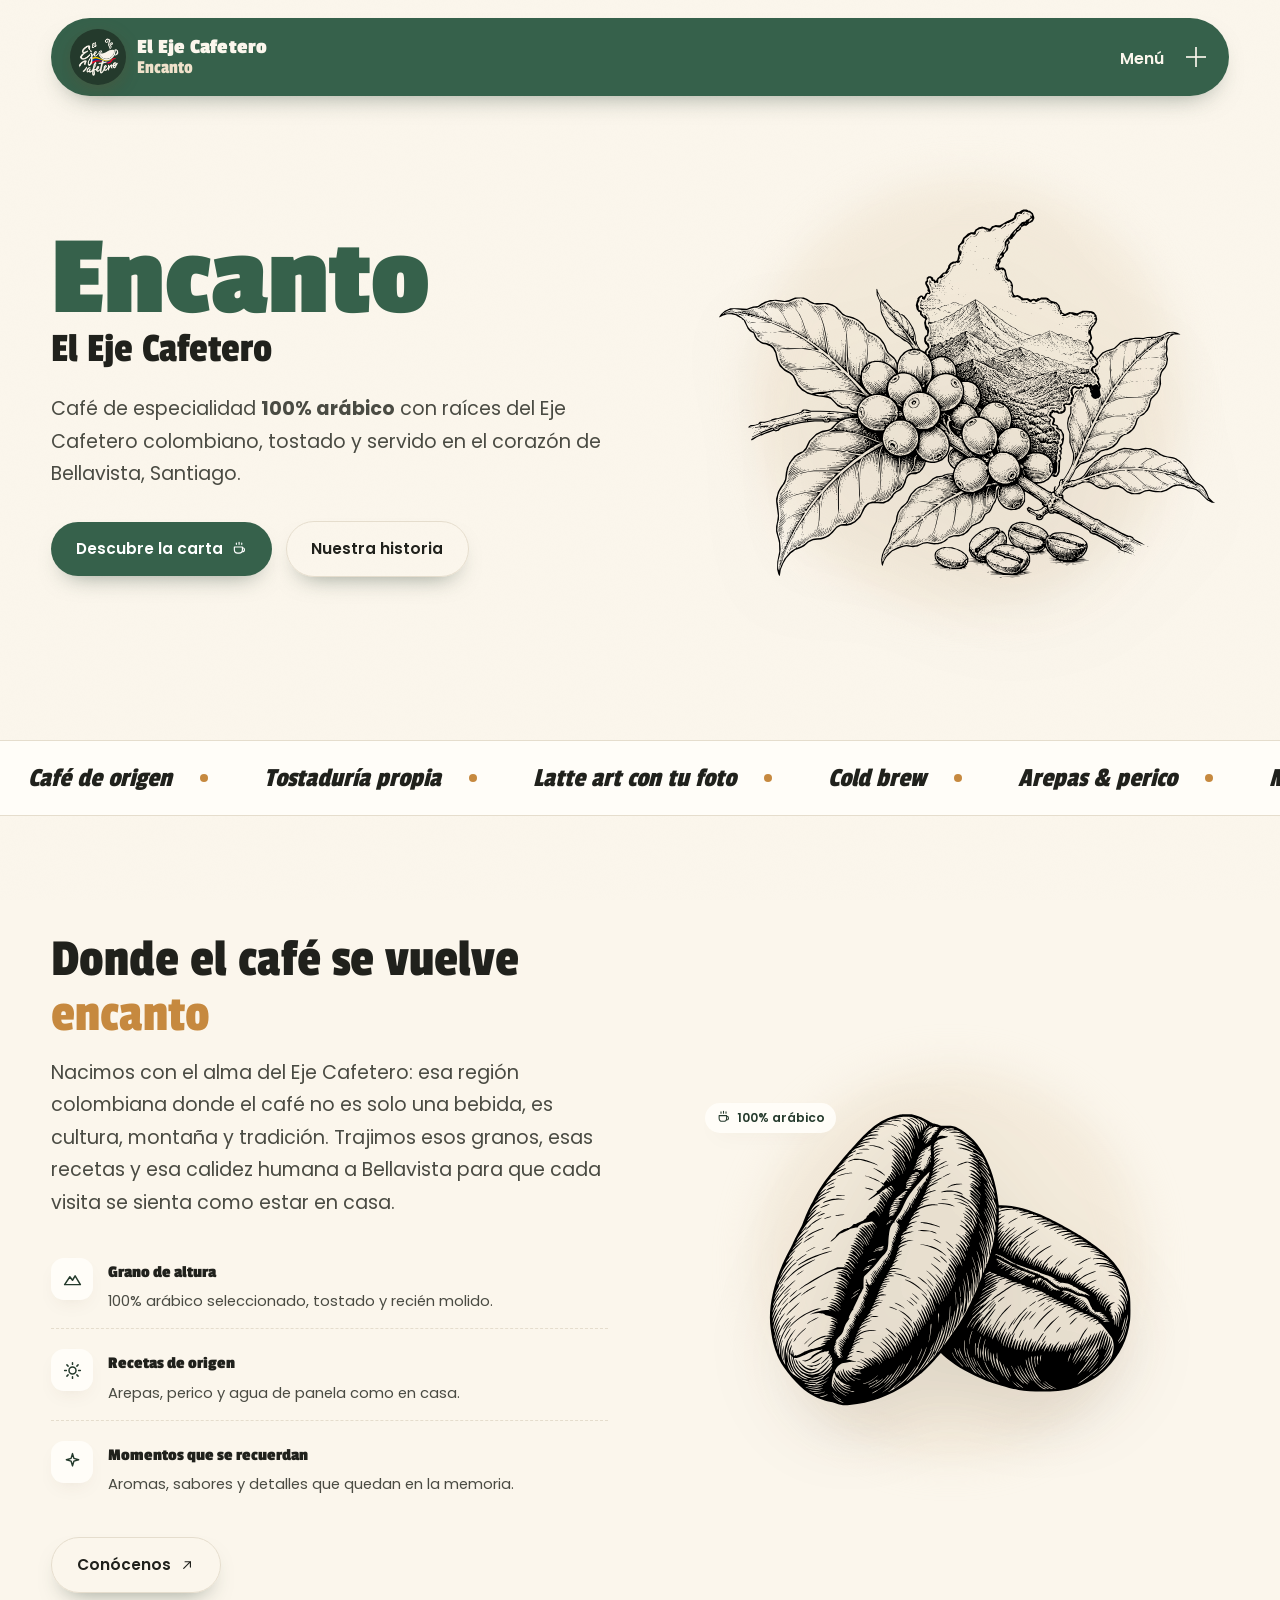
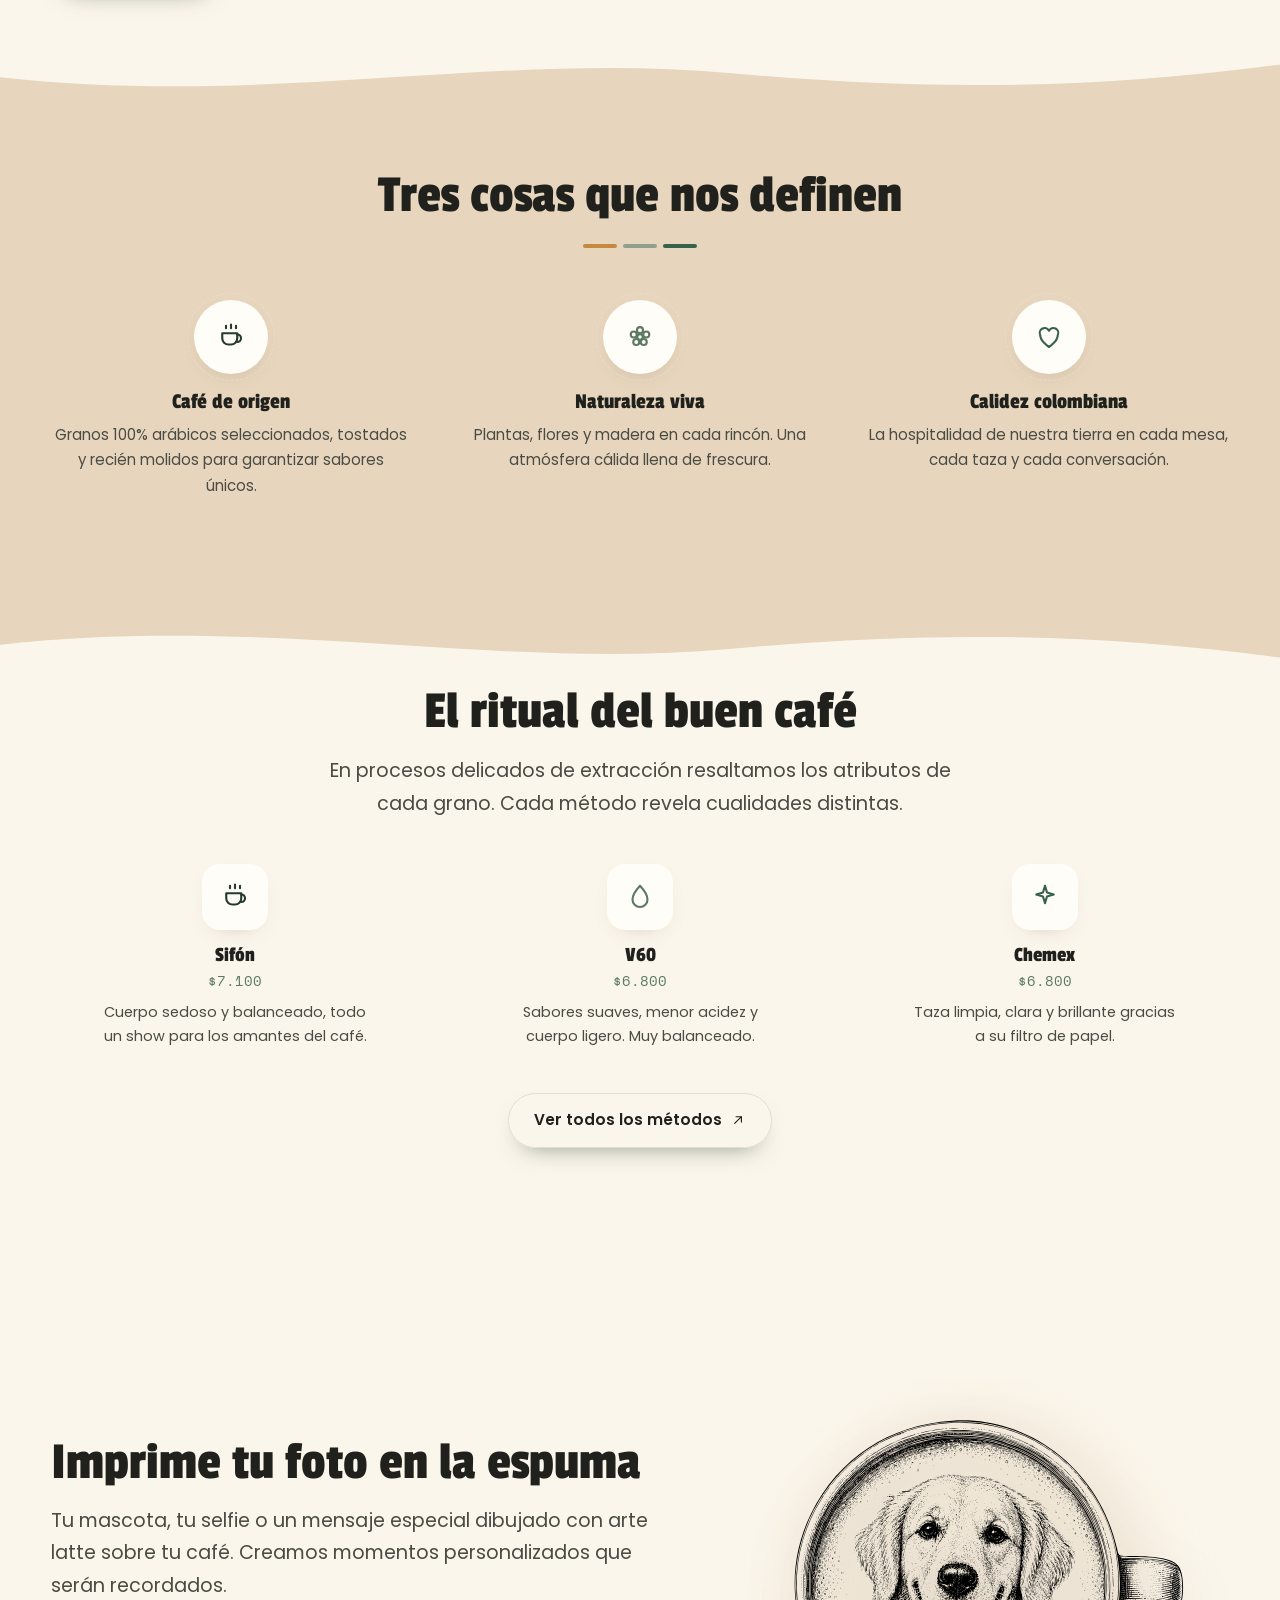
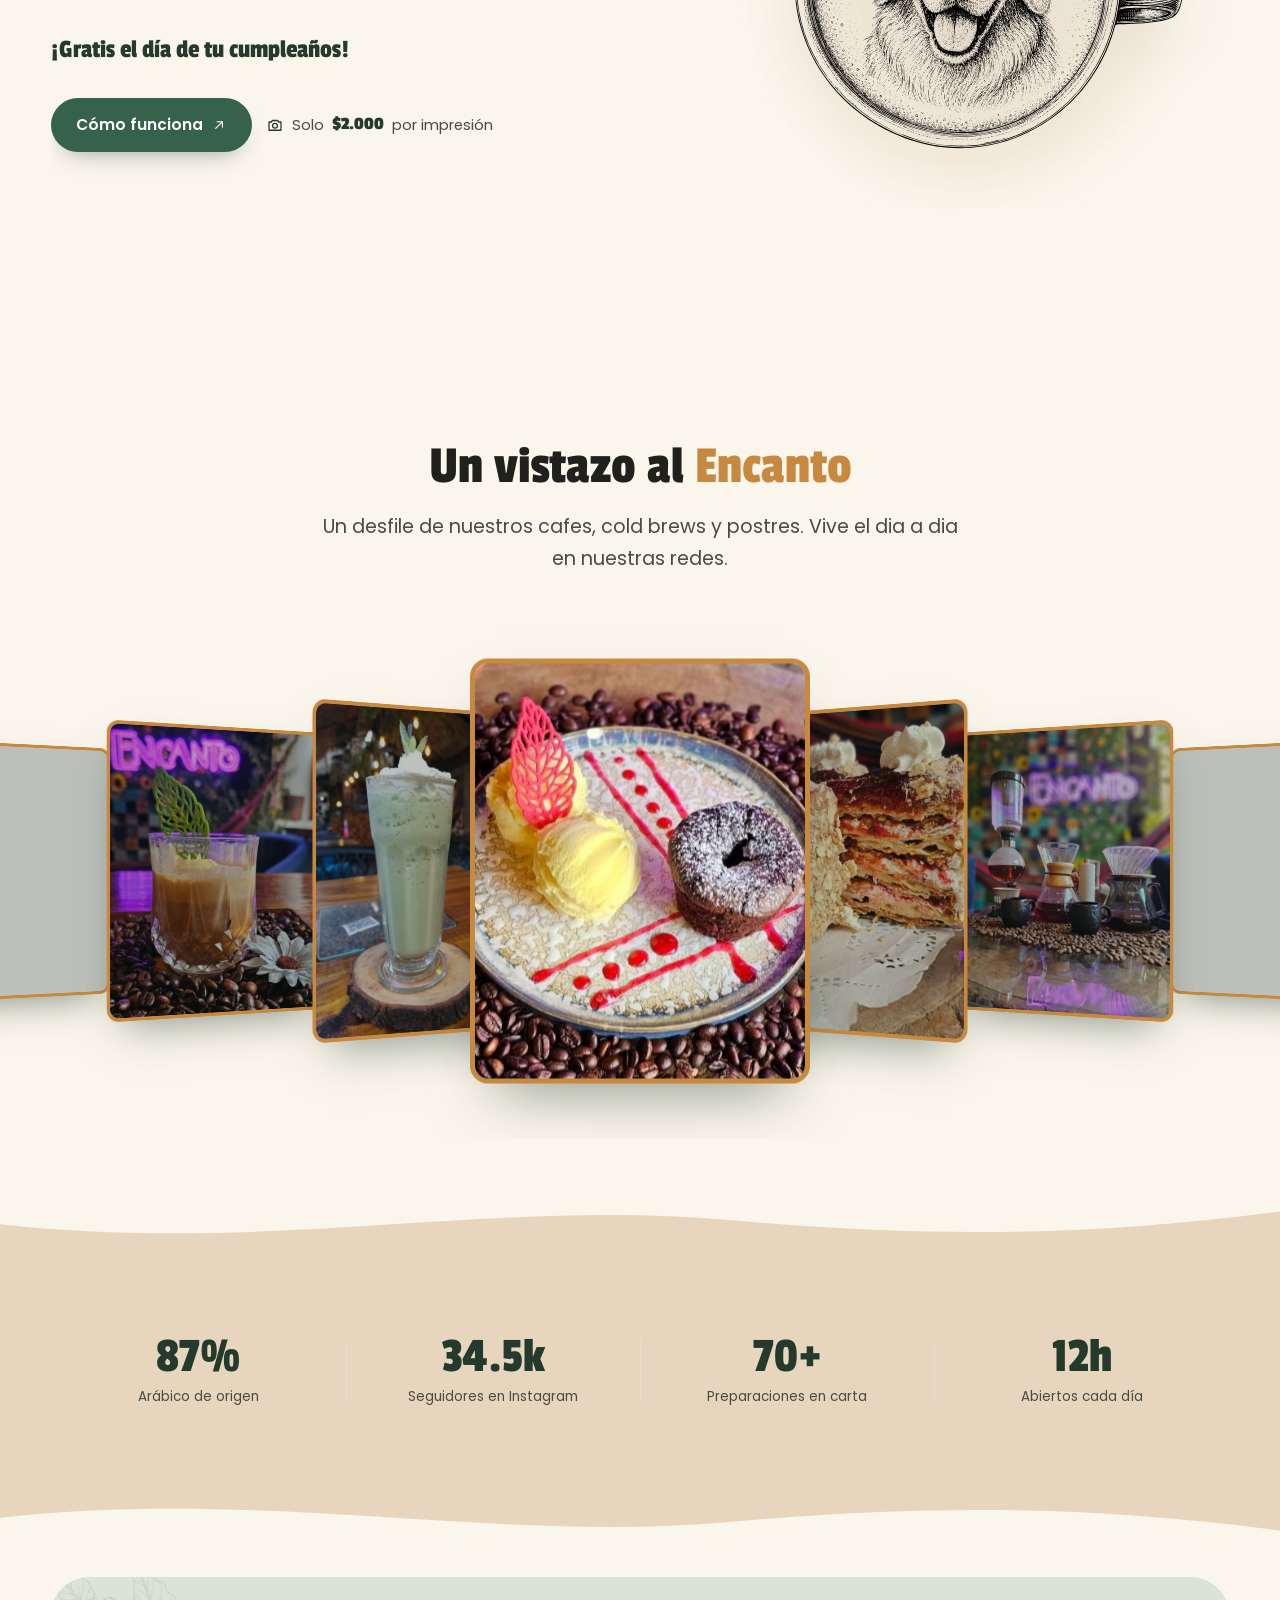
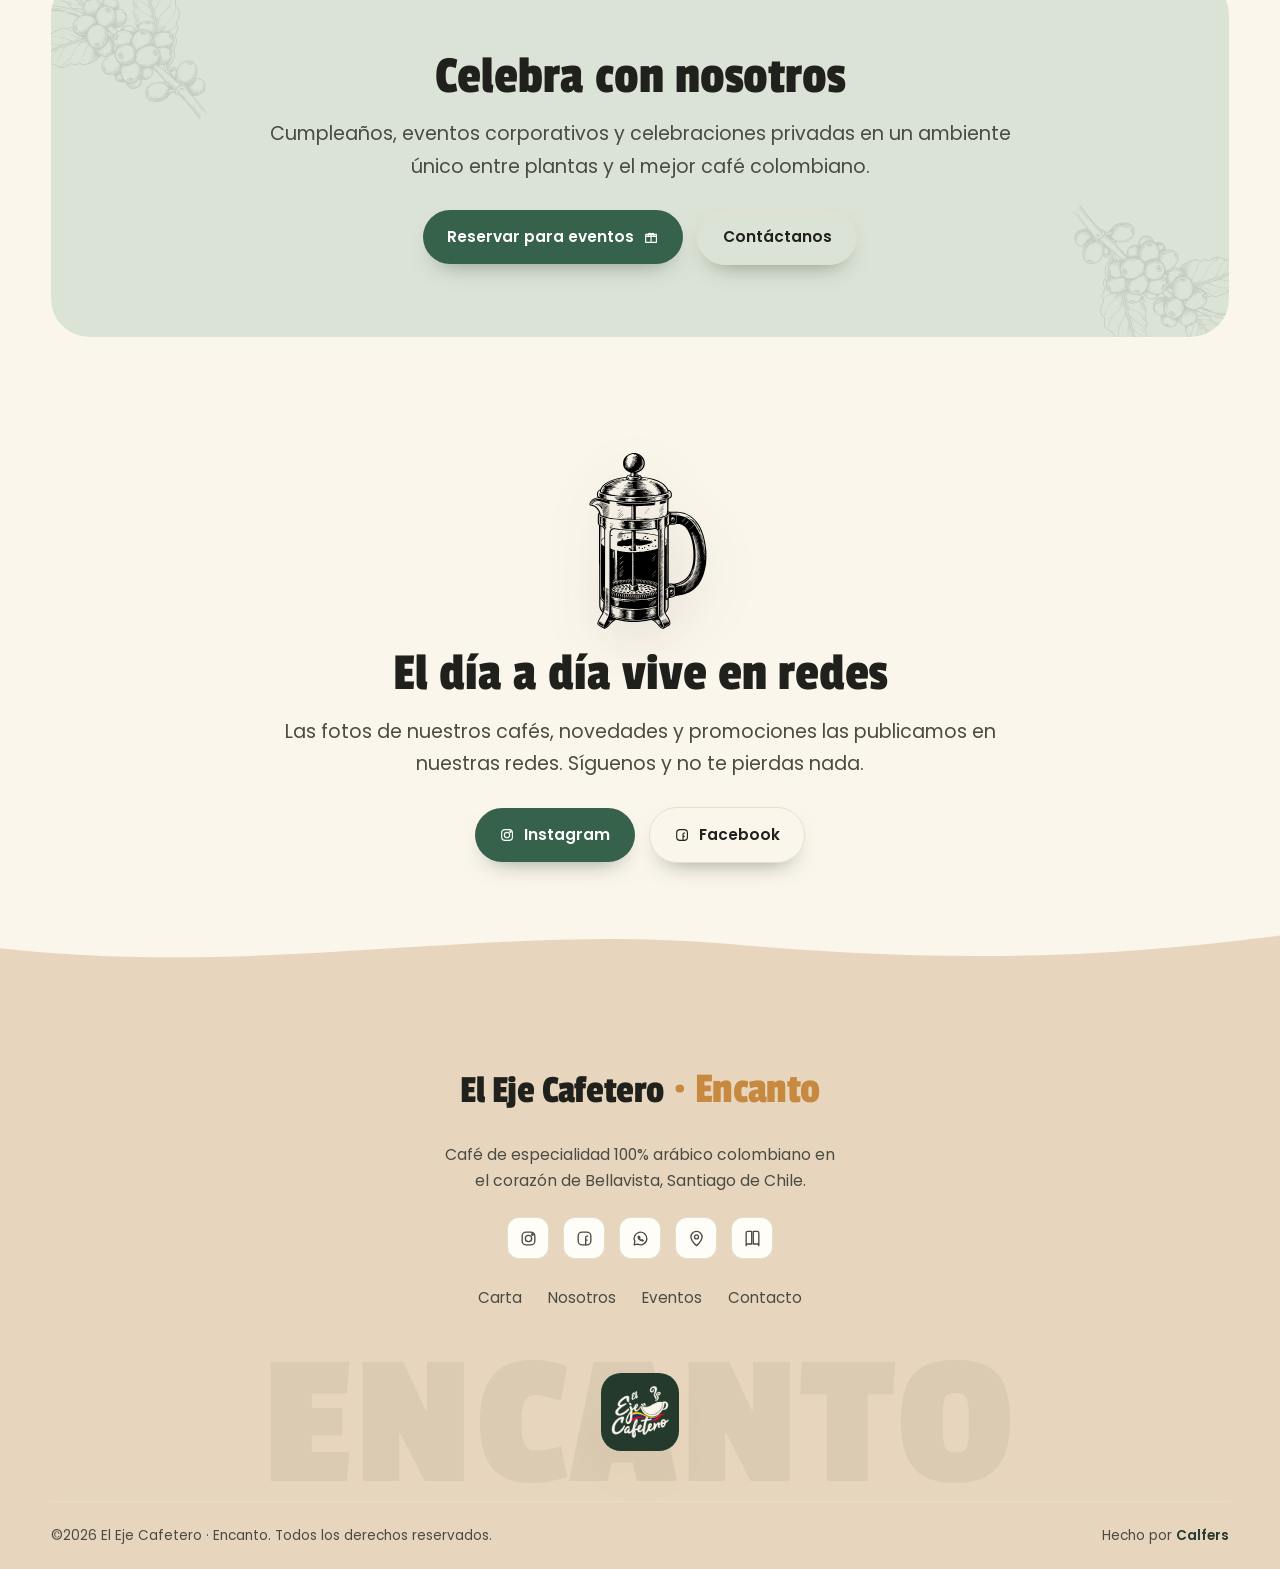
<file: index.html>
<!DOCTYPE html>
<html lang="es">
<head>
<meta charset="UTF-8">
<meta name="viewport" content="width=device-width, initial-scale=1.0">
<title>El Eje Cafetero · Café colombiano de especialidad en Bellavista</title>
<meta name="description" content="El Eje Cafetero — Encanto. Café de especialidad 100% arábico colombiano en el corazón de Bellavista, Santiago. Métodos de filtrado, cold brew, arepas, postres y latte art con tu foto.">
<link rel="icon" href="assets/img/logo.svg">
<link rel="preconnect" href="https://fonts.googleapis.com">
<link rel="preconnect" href="https://fonts.gstatic.com" crossorigin>
<link href="https://fonts.googleapis.com/css2?family=Passion+One:wght@400;700;900&family=Poppins:wght@300;400;500;600&family=Space+Mono:wght@400;700&display=swap" rel="stylesheet">
<link rel="stylesheet" href="css/style.css">
</head>
<body>

<!-- ICON SPRITE -->
<svg width="0" height="0" style="position:absolute" aria-hidden="true"><defs>
<symbol id="ic-leaf" viewBox="0 0 24 24"><path d="M4 20c0-9 6-16 16-16 0 10-7 16-16 16z"/><path d="M9 15c2-3 5-5 8-6"/></symbol>
<symbol id="ic-coffee" viewBox="0 0 24 24"><path d="M5 9h12v4a5 5 0 0 1-5 5H10a5 5 0 0 1-5-5z"/><path d="M17 10a3 3 0 0 1 0 6"/><path d="M8 3v2M12 2v3M16 3v2"/></symbol>
<symbol id="ic-flower" viewBox="0 0 24 24"><circle cx="12" cy="12" r="2.2"/><circle cx="12" cy="6.5" r="2.4"/><circle cx="17" cy="10" r="2.4"/><circle cx="15" cy="16" r="2.4"/><circle cx="9" cy="16" r="2.4"/><circle cx="7" cy="10" r="2.4"/></symbol>
<symbol id="ic-cup" viewBox="0 0 24 24"><path d="M6 8h12l-1 11a2 2 0 0 1-2 2H9a2 2 0 0 1-2-2z"/><path d="M5 8h14l-1-3H6z"/></symbol>
<symbol id="ic-pin" viewBox="0 0 24 24"><path d="M12 21s7-6.3 7-11a7 7 0 1 0-14 0c0 4.7 7 11 7 11z"/><circle cx="12" cy="10" r="2.5"/></symbol>
<symbol id="ic-clock" viewBox="0 0 24 24"><circle cx="12" cy="12" r="8"/><path d="M12 8v4l3 2"/></symbol>
<symbol id="ic-camera" viewBox="0 0 24 24"><path d="M4 8h3l1.5-2h7L17 8h3v11H4z"/><circle cx="12" cy="13" r="3.2"/></symbol>
<symbol id="ic-instagram" viewBox="0 0 24 24"><rect x="4" y="4" width="16" height="16" rx="5"/><circle cx="12" cy="12" r="4"/><circle cx="17" cy="7" r="1"/></symbol>
<symbol id="ic-facebook" viewBox="0 0 24 24"><rect x="4" y="4" width="16" height="16" rx="5"/><path d="M13.5 20v-6M13.3 14h2M13.5 14v-3.4c0-1 .6-1.6 1.6-1.6H16"/></symbol>
<symbol id="ic-whatsapp" viewBox="0 0 24 24"><path d="M20 12a8 8 0 0 1-11.5 7.2L4 20l.9-4.3A8 8 0 1 1 20 12z"/><path d="M9 9.5c0 3 2.5 5.5 5.5 5.5.6 0 1-.5 1-.5l-1.5-1-1 .7c-1.2-.6-2.1-1.5-2.5-2.6l.7-.9-1-1.5s-.5.4-.7.8z"/></symbol>
<symbol id="ic-arrow-ur" viewBox="0 0 24 24"><path d="M7 17L17 7M9 7h8v8"/></symbol>
<symbol id="ic-arrow-up" viewBox="0 0 24 24"><path d="M12 19V5M6 11l6-6 6 6"/></symbol>
<symbol id="ic-heart" viewBox="0 0 24 24"><path d="M12 20s-7-4.6-7-9.5A3.7 3.7 0 0 1 12 7a3.7 3.7 0 0 1 7 3.5C19 15.4 12 20 12 20z"/></symbol>
<symbol id="ic-mountain" viewBox="0 0 24 24"><path d="M3 19l6-9 3 4 3-5 6 10z"/></symbol>
<symbol id="ic-drop" viewBox="0 0 24 24"><path d="M12 3s6 6.5 6 11a6 6 0 0 1-12 0c0-4.5 6-11 6-11z"/></symbol>
<symbol id="ic-sun" viewBox="0 0 24 24"><circle cx="12" cy="12" r="4"/><path d="M12 3v2M12 19v2M3 12h2M19 12h2M5.6 5.6l1.4 1.4M17 17l1.4 1.4M18.4 5.6L17 7M7 17l-1.4 1.4"/></symbol>
<symbol id="ic-sparkle" viewBox="0 0 24 24"><path d="M12 3l1.6 5.4L19 10l-5.4 1.6L12 17l-1.6-5.4L5 10l5.4-1.6z"/></symbol>
<symbol id="ic-gift" viewBox="0 0 24 24"><path d="M4 11h16v9H4z"/><path d="M4 8h16v3H4zM12 8v12M12 8c-2-3-6-1-4 1M12 8c2-3 6-1 4 1"/></symbol>
<symbol id="ic-book" viewBox="0 0 24 24"><path d="M4 5a2 2 0 0 1 2-2h5v16H6a2 2 0 0 0-2 2z"/><path d="M20 5a2 2 0 0 0-2-2h-5v16h5a2 2 0 0 1 2 2z"/></symbol>
</defs></svg>

<div class="bg-ambient"></div>
<div class="bg-noise"></div>
<div id="veil"></div>

<!-- KINETIC NAV -->
<header class="kn-head">
  <div class="wrap"><div class="kn-bar">
    <a href="index.html" class="brand kn-brand"><img src="assets/img/logo.png" alt=""><span class="bt"><b>El Eje Cafetero</b><small>Encanto</small></span></a>
    <div class="kn-toggle" role="button" aria-label="Abrir menú" tabindex="0">
      <span class="kn-words"><span>Menú</span><span>Cerrar</span></span>
      <svg class="kn-plus" viewBox="0 0 16 16" aria-hidden="true"><path d="M7.33 16V0h1.34v16z" fill="currentColor"/><path d="M16 8.67H0V7.33h16z" fill="currentColor"/></svg>
    </div>
  </div></div>
</header>
<div class="kn-overlay">
  <div class="kn-scrim"></div>
  <div class="kn-drawer">
    <div class="kn-panel p1"></div><div class="kn-panel p2"></div><div class="kn-panel p3"></div>
    <div class="kn-content">
      <img class="kn-branch" src="assets/img/cafe1.svg" alt="">
      <div class="kn-eyebrow">El Eje Cafetero · Encanto</div>
      <ul class="kn-list">
        <li><a href="index.html"><span class="kn-n">01</span> Inicio</a></li>
        <li><a href="carta.html"><span class="kn-n">02</span> Carta</a></li>
        <li><a href="nosotros.html"><span class="kn-n">03</span> Nosotros</a></li>
        <li><a href="eventos.html"><span class="kn-n">04</span> Eventos</a></li>
        <li><a href="contacto.html"><span class="kn-n">05</span> Contacto</a></li>
      </ul>
      <div class="kn-foot">
        <span class="l"><svg class="ic"><use href="#ic-pin"/></svg> Barrio Bellavista, Santiago</span>
        <span class="l"><svg class="ic"><use href="#ic-clock"/></svg> Lun a Dom · 8:00 – 22:00</span>
        <a class="l" href="https://www.instagram.com/encanto_elejecafetero/" target="_blank" rel="noopener"><svg class="ic"><use href="#ic-instagram"/></svg> @encanto_elejecafetero</a>
      </div>
    </div>
  </div>
</div>

<!-- HERO -->
<section class="hero">
  <div class="wrap hero-grid">
    <div class="hero-text" data-reveal="left">
      <h1><span class="en">Encanto</span><span class="plain">El Eje Cafetero</span></h1>
      <p class="lead mt-s">Café de especialidad <b>100% arábico</b> con raíces del Eje Cafetero colombiano, tostado y servido en el corazón de Bellavista, Santiago.</p>
      <div class="hero-cta mt-m">
        <a href="carta.html" class="btn">Descubre la carta <svg class="ic"><use href="#ic-coffee"/></svg></a>
        <a href="nosotros.html" class="btn btn-ghost">Nuestra historia</a>
      </div>
    </div>
    <div class="hero-ill" data-reveal="right">
      <span class="halo"></span>
      <img src="assets/img/cafecolombia.svg" alt="Rama de café y mapa de Colombia">
    </div>
  </div>
</section>

<!-- MARQUEE -->
<div class="marquee"><div class="marquee-track">
  <span>Café de origen</span><span>Tostaduría propia</span><span>Latte art con tu foto</span><span>Cold brew</span><span>Arepas &amp; perico</span><span>Métodos de filtrado</span>
  <span>Café de origen</span><span>Tostaduría propia</span><span>Latte art con tu foto</span><span>Cold brew</span><span>Arepas &amp; perico</span><span>Métodos de filtrado</span>
</div></div>

<!-- HISTORIA -->
<section class="section">
  <div class="wrap zz">
    <div class="zz-text" data-reveal="left">
      <h2 class="h-lg">Donde el café se vuelve <span class="script">encanto</span></h2>
      <p class="lead mt-s">Nacimos con el alma del Eje Cafetero: esa región colombiana donde el café no es solo una bebida, es cultura, montaña y tradición. Trajimos esos granos, esas recetas y esa calidez humana a Bellavista para que cada visita se sienta como estar en casa.</p>
      <ul class="feature-list">
        <li><span class="fi"><svg class="ic"><use href="#ic-mountain"/></svg></span><div><b>Grano de altura</b><span>100% arábico seleccionado, tostado y recién molido.</span></div></li>
        <li><span class="fi"><svg class="ic"><use href="#ic-sun"/></svg></span><div><b>Recetas de origen</b><span>Arepas, perico y agua de panela como en casa.</span></div></li>
        <li><span class="fi"><svg class="ic"><use href="#ic-sparkle"/></svg></span><div><b>Momentos que se recuerdan</b><span>Aromas, sabores y detalles que quedan en la memoria.</span></div></li>
      </ul>
      <a href="nosotros.html" class="btn btn-ghost mt-m">Conócenos <svg class="ic"><use href="#ic-arrow-ur"/></svg></a>
    </div>
    <div class="zz-media" data-reveal="right">
      <div class="ill-free"><span class="halo"></span><span class="tag"><svg class="ic"><use href="#ic-coffee"/></svg> 100% arábico</span><img src="assets/img/cafe2.svg" alt="Granos de café ilustrados"></div>
    </div>
  </div>
</section>

<!-- ESENCIA trio -->
<section class="section sec-sage wv-sage" style="padding-top:clamp(30px,5vw,60px)">
  <div class="wrap head center" data-reveal>
    <h2 class="h-lg">Tres cosas que nos definen</h2>
    <div class="tri-thread"><i></i><i></i><i></i></div>
  </div>
  <div class="wrap trio mt-l">
    <div class="t" data-reveal data-delay="1"><div class="ring"><svg class="ic"><use href="#ic-coffee"/></svg></div><h3>Café de origen</h3><p>Granos 100% arábicos seleccionados, tostados y recién molidos para garantizar sabores únicos.</p></div>
    <div class="t" data-reveal data-delay="2"><div class="ring"><svg class="ic"><use href="#ic-flower"/></svg></div><h3>Naturaleza viva</h3><p>Plantas, flores y madera en cada rincón. Una atmósfera cálida llena de frescura.</p></div>
    <div class="t" data-reveal data-delay="3"><div class="ring"><svg class="ic"><use href="#ic-heart"/></svg></div><h3>Calidez colombiana</h3><p>La hospitalidad de nuestra tierra en cada mesa, cada taza y cada conversación.</p></div>
  </div>
</section>

<!-- MÉTODOS (iconos, sin fotos) -->
<section class="section sec-amber hide-mobile" style="padding-top:clamp(40px,6vw,70px)">
  <div class="wrap head center" data-reveal>
    <h2 class="h-lg">El ritual del buen café</h2>
    <p class="lead mt-s">En procesos delicados de extracción resaltamos los atributos de cada grano. Cada método revela cualidades distintas.</p>
  </div>
  <div class="wrap method-strip mt-l" style="align-items:start">
    <div class="method-ill" data-reveal data-delay="1"><div class="mi-ico"><svg class="ic"><use href="#ic-coffee"/></svg></div><h4>Sifón</h4><div class="m-price">$7.100</div><p>Cuerpo sedoso y balanceado, todo un show para los amantes del café.</p></div>
    <div class="method-ill" data-reveal data-delay="2"><div class="mi-ico"><svg class="ic"><use href="#ic-drop"/></svg></div><h4>V60</h4><div class="m-price">$6.800</div><p>Sabores suaves, menor acidez y cuerpo ligero. Muy balanceado.</p></div>
    <div class="method-ill" data-reveal data-delay="3"><div class="mi-ico"><svg class="ic"><use href="#ic-sparkle"/></svg></div><h4>Chemex</h4><div class="m-price">$6.800</div><p>Taza limpia, clara y brillante gracias a su filtro de papel.</p></div>
  </div>
  <div class="center mt-l" data-reveal><a href="carta.html" class="btn btn-ghost">Ver todos los métodos <svg class="ic"><use href="#ic-arrow-ur"/></svg></a></div>
</section>

<!-- IMPRIME TU FOTO -->
<section class="section sec-greenpale">
  <div class="wrap">
    <div class="print-band" data-reveal="scale">
      <div class="pb-grid">
        <div>
          <h2 class="h-lg">Imprime tu foto en la espuma</h2>
          <p class="lead mt-s">Tu mascota, tu selfie o un mensaje especial dibujado con arte latte sobre tu café. Creamos momentos personalizados que serán recordados.</p>
          <p class="mt-m" style="font-family:var(--font-script);font-size:1.6rem;color:var(--coral-deep)">¡Gratis el día de tu cumpleaños!</p>
          <div class="hero-cta mt-m">
            <a href="eventos.html" class="btn">Cómo funciona <svg class="ic"><use href="#ic-arrow-ur"/></svg></a>
            <span class="price-tag"><svg class="ic" style="width:18px;height:18px;color:var(--coral-deep)"><use href="#ic-camera"/></svg> Solo <b>$2.000</b> por impresión</span>
          </div>
        </div>
        <figure class="polaroid polaroid-lg"><img src="assets/img/tazaperro.svg" alt="Arte latte con la foto de tu mascota"><figcaption>tu recuerdo en café</figcaption></figure>
      </div>
    </div>
  </div>
</section>

<!-- CARRUSEL coverflow -->
<section class="section hide-mobile">
  <div class="wrap head center" data-reveal>
    <h2 class="h-lg">Un vistazo al <span class="script">Encanto</span></h2>
    <p class="lead mt-s">Un desfile de nuestros cafes, cold brews y postres. Vive el dia a dia en nuestras redes.</p>
  </div>
  <div class="cflow" data-coverflow data-images='["assets/img/hero-latte.jpg","assets/img/coldbrew-2.jpg","assets/img/juices.jpg","assets/img/tea-purple.jpg","assets/img/cake-red.jpg","assets/img/latte-1.jpg","assets/img/frappe-pink.jpg","assets/img/icedlatte.jpg","assets/img/matcha.jpg","assets/img/postre.jpg","assets/img/cake-milhoja.jpg","assets/img/filtrados.jpg","assets/img/arepa.jpg","assets/img/sandwich.jpg","assets/img/coldbrew-neon.jpg","assets/img/bombon.jpg","assets/img/milkshake.jpg","assets/img/sifon.jpg"]'></div>
</section>

<!-- STATS -->
<section class="section sec-sage wv-sage" style="padding:clamp(40px,5vw,70px) 0">
  <div class="wrap">
    <div class="stats" data-reveal>
      <div class="stat"><div class="num" data-count="100" data-suffix="%">0</div><div class="lbl">Arábico de origen</div></div>
      <div class="stat"><div class="num" data-count="39.5" data-dec="1" data-suffix="k">0</div><div class="lbl">Seguidores en Instagram</div></div>
      <div class="stat"><div class="num" data-count="80" data-suffix="+">0</div><div class="lbl">Preparaciones en carta</div></div>
      <div class="stat"><div class="num" data-count="14" data-suffix="h">0</div><div class="lbl">Abiertos cada día</div></div>
    </div>
  </div>
</section>

<!-- EVENTOS CTA (sin foto) -->
<section class="section" style="padding-top:clamp(48px,7vw,96px)">
  <div class="wrap">
    <div class="cta-band" data-reveal="scale">
      <img class="cta-branch a" src="assets/img/cafe1.svg" alt="">
      <img class="cta-branch b" src="assets/img/cafe1.svg" alt="">
      <h2 class="h-lg">Celebra con nosotros</h2>
      <p class="lead mt-s" style="margin-inline:auto">Cumpleaños, eventos corporativos y celebraciones privadas en un ambiente único entre plantas y el mejor café colombiano.</p>
      <div class="hero-cta mt-m" style="justify-content:center">
        <a href="eventos.html" class="btn">Reservar para eventos <svg class="ic"><use href="#ic-gift"/></svg></a>
        <a href="contacto.html" class="btn btn-ghost">Contáctanos</a>
      </div>
    </div>
  </div>
</section>

<!-- REDES (sin grilla de fotos) -->
<section class="section" style="padding-top:0">
  <div class="wrap center" data-reveal>
    <div class="redes-ill"><img src="assets/img/cafe3.svg" alt="Prensa francesa ilustrada"></div>
    <h2 class="h-lg mt-s">El día a día vive en redes</h2>
    <p class="lead mt-s" style="margin-inline:auto">Las fotos de nuestros cafés, novedades y promociones las publicamos en nuestras redes. Síguenos y no te pierdas nada.</p>
    <div class="hero-cta mt-m" style="justify-content:center">
      <a href="https://www.instagram.com/encanto_elejecafetero/" target="_blank" rel="noopener" class="btn"><svg class="ic"><use href="#ic-instagram"/></svg> Instagram</a>
      <a href="https://www.facebook.com/p/El-eje-cafetero-100063530592219/" target="_blank" rel="noopener" class="btn btn-ghost"><svg class="ic"><use href="#ic-facebook"/></svg> Facebook</a>
    </div>
  </div>
</section>

<!-- FOOTER -->
<footer class="foot">
  <div class="wrap">
    <div class="foot-top">
      <div class="foot-name">El Eje Cafetero <span class="script">· Encanto</span></div>
      <p class="foot-tag">Café de especialidad 100% arábico colombiano en el corazón de Bellavista, Santiago de Chile.</p>
      <div class="foot-social">
        <a href="https://www.instagram.com/encanto_elejecafetero/" target="_blank" rel="noopener" aria-label="Instagram"><svg class="ic"><use href="#ic-instagram"/></svg></a>
        <a href="https://www.facebook.com/p/El-eje-cafetero-100063530592219/" target="_blank" rel="noopener" aria-label="Facebook"><svg class="ic"><use href="#ic-facebook"/></svg></a>
        <a href="https://wa.me/56900000000" target="_blank" rel="noopener" aria-label="WhatsApp"><svg class="ic"><use href="#ic-whatsapp"/></svg></a>
        <a href="https://www.google.com/maps/search/cafeteria+bellavista+santiago" target="_blank" rel="noopener" aria-label="Mapa"><svg class="ic"><use href="#ic-pin"/></svg></a>
        <a href="carta.html" aria-label="Carta"><svg class="ic"><use href="#ic-book"/></svg></a>
      </div>
      <nav class="foot-nav">
        <a href="carta.html">Carta</a><a href="nosotros.html">Nosotros</a><a href="eventos.html">Eventos</a><a href="contacto.html">Contacto</a>
      </nav>
    </div>
    <div class="foot-word">
      <span class="foot-watermark">ENCANTO</span>
      <div class="foot-badge"><img src="assets/img/logo.png" alt="El Eje Cafetero"></div>
    </div>
    <div class="foot-legal">
      <span>©2026 El Eje Cafetero · Encanto. Todos los derechos reservados.</span>
      <span>Hecho por <a href="https://calfers.com" target="_blank" rel="noopener">Calfers</a></span>
    </div>
  </div>
</footer>

<button id="toTop" aria-label="Volver arriba"><svg class="ic"><use href="#ic-arrow-up"/></svg></button>
<script src="js/main.js"></script>
</body>
</html>
</file>
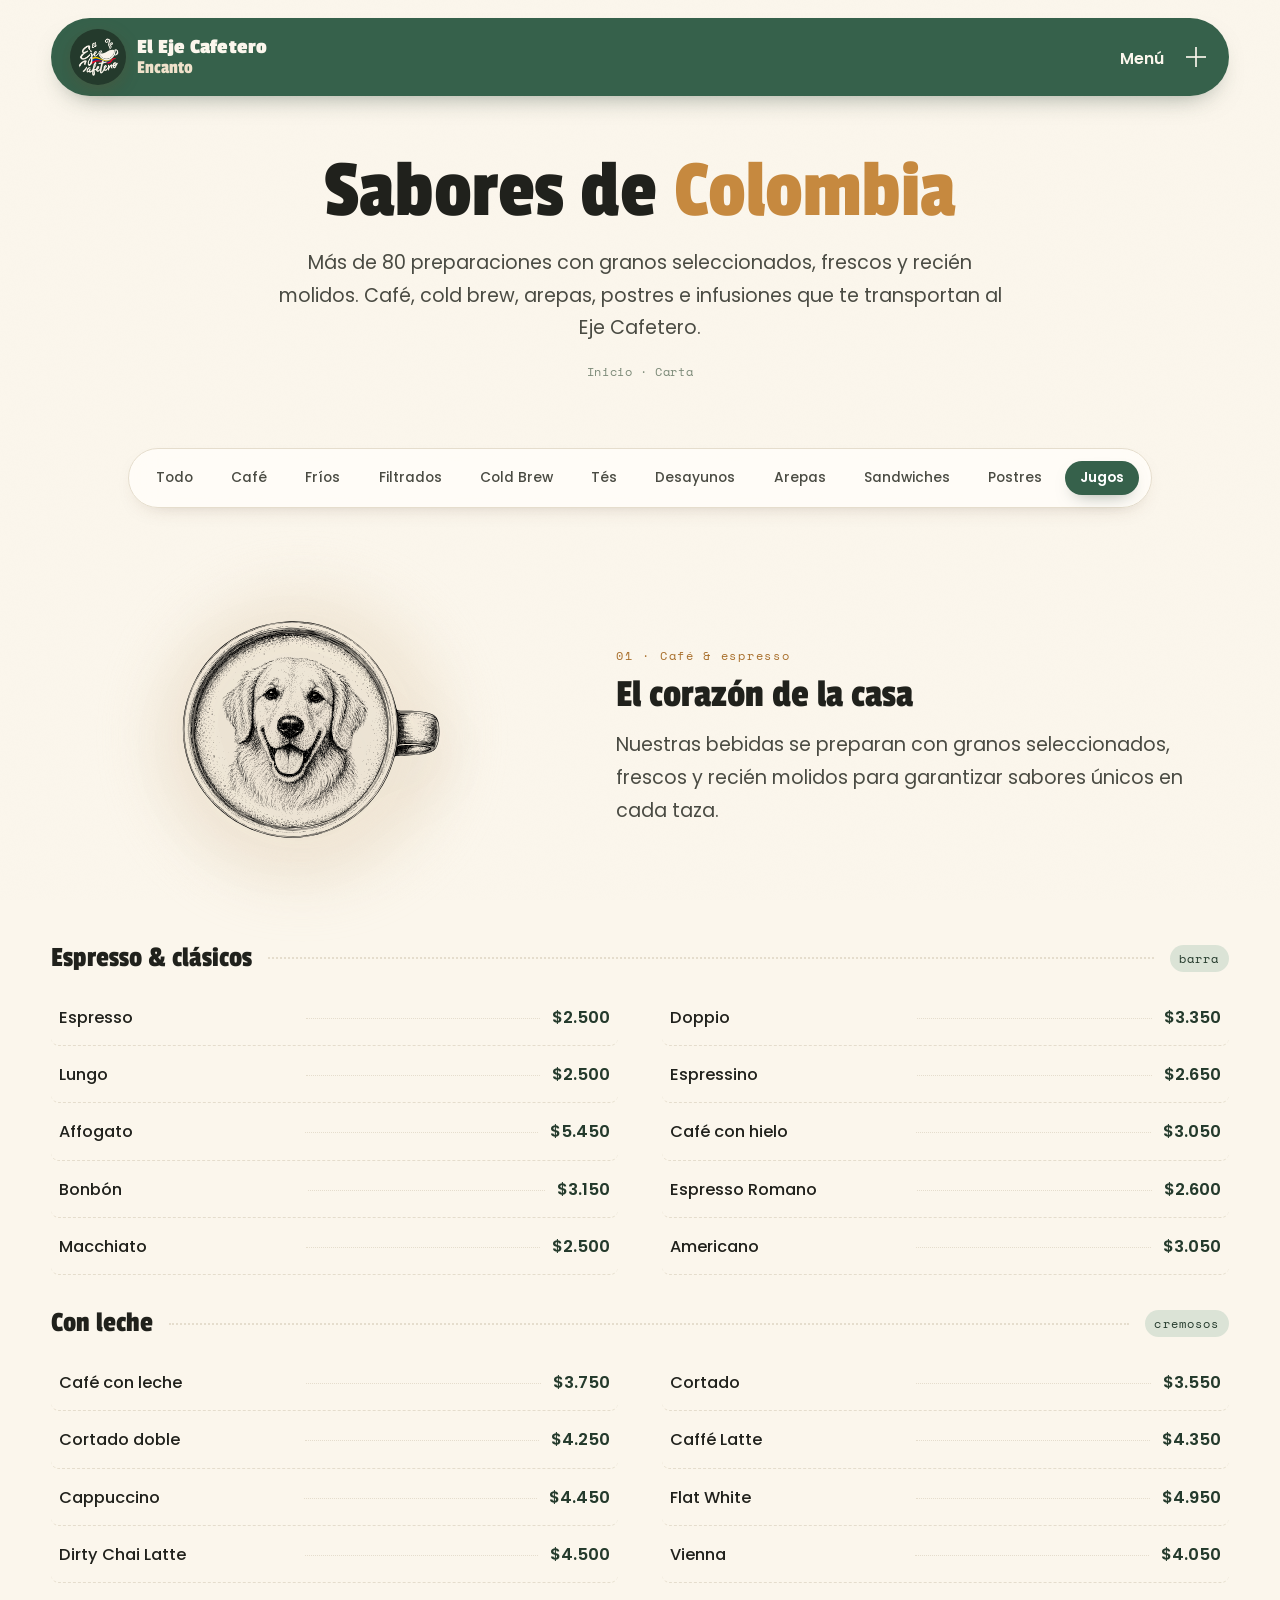
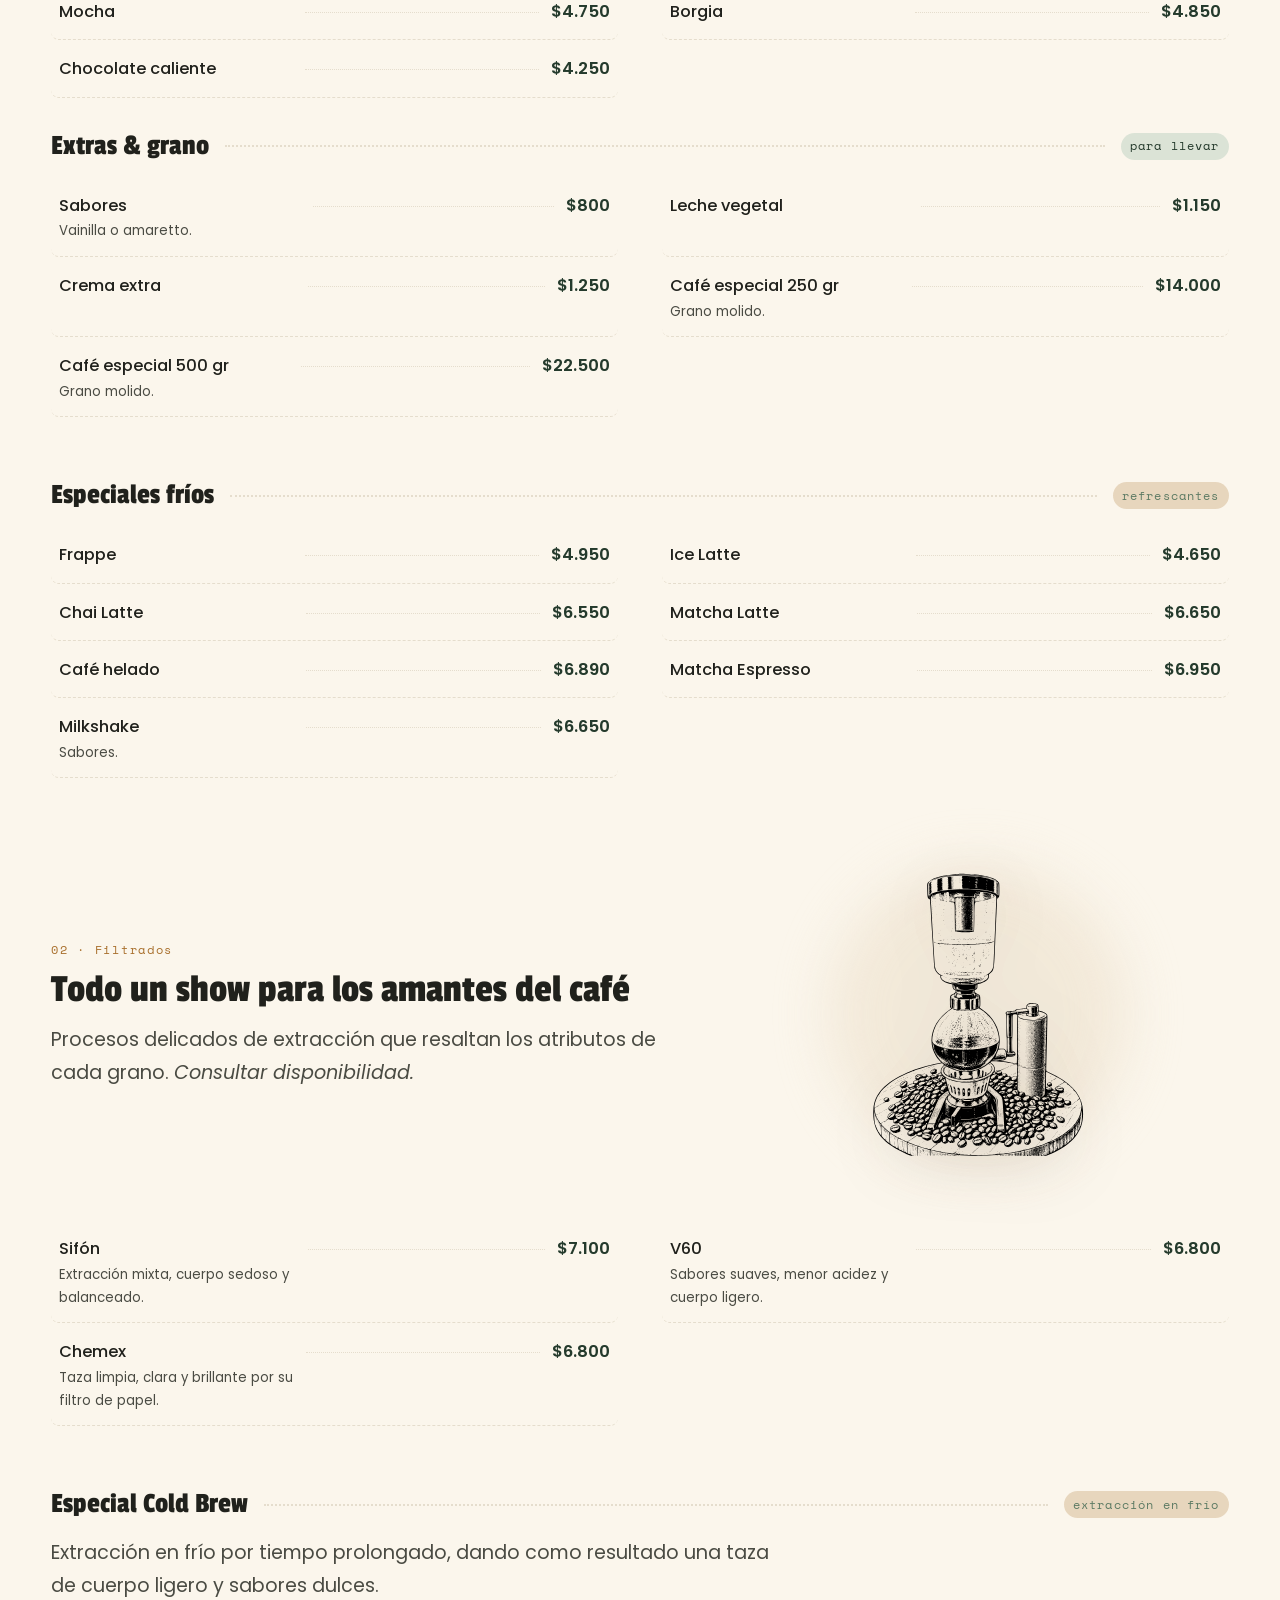
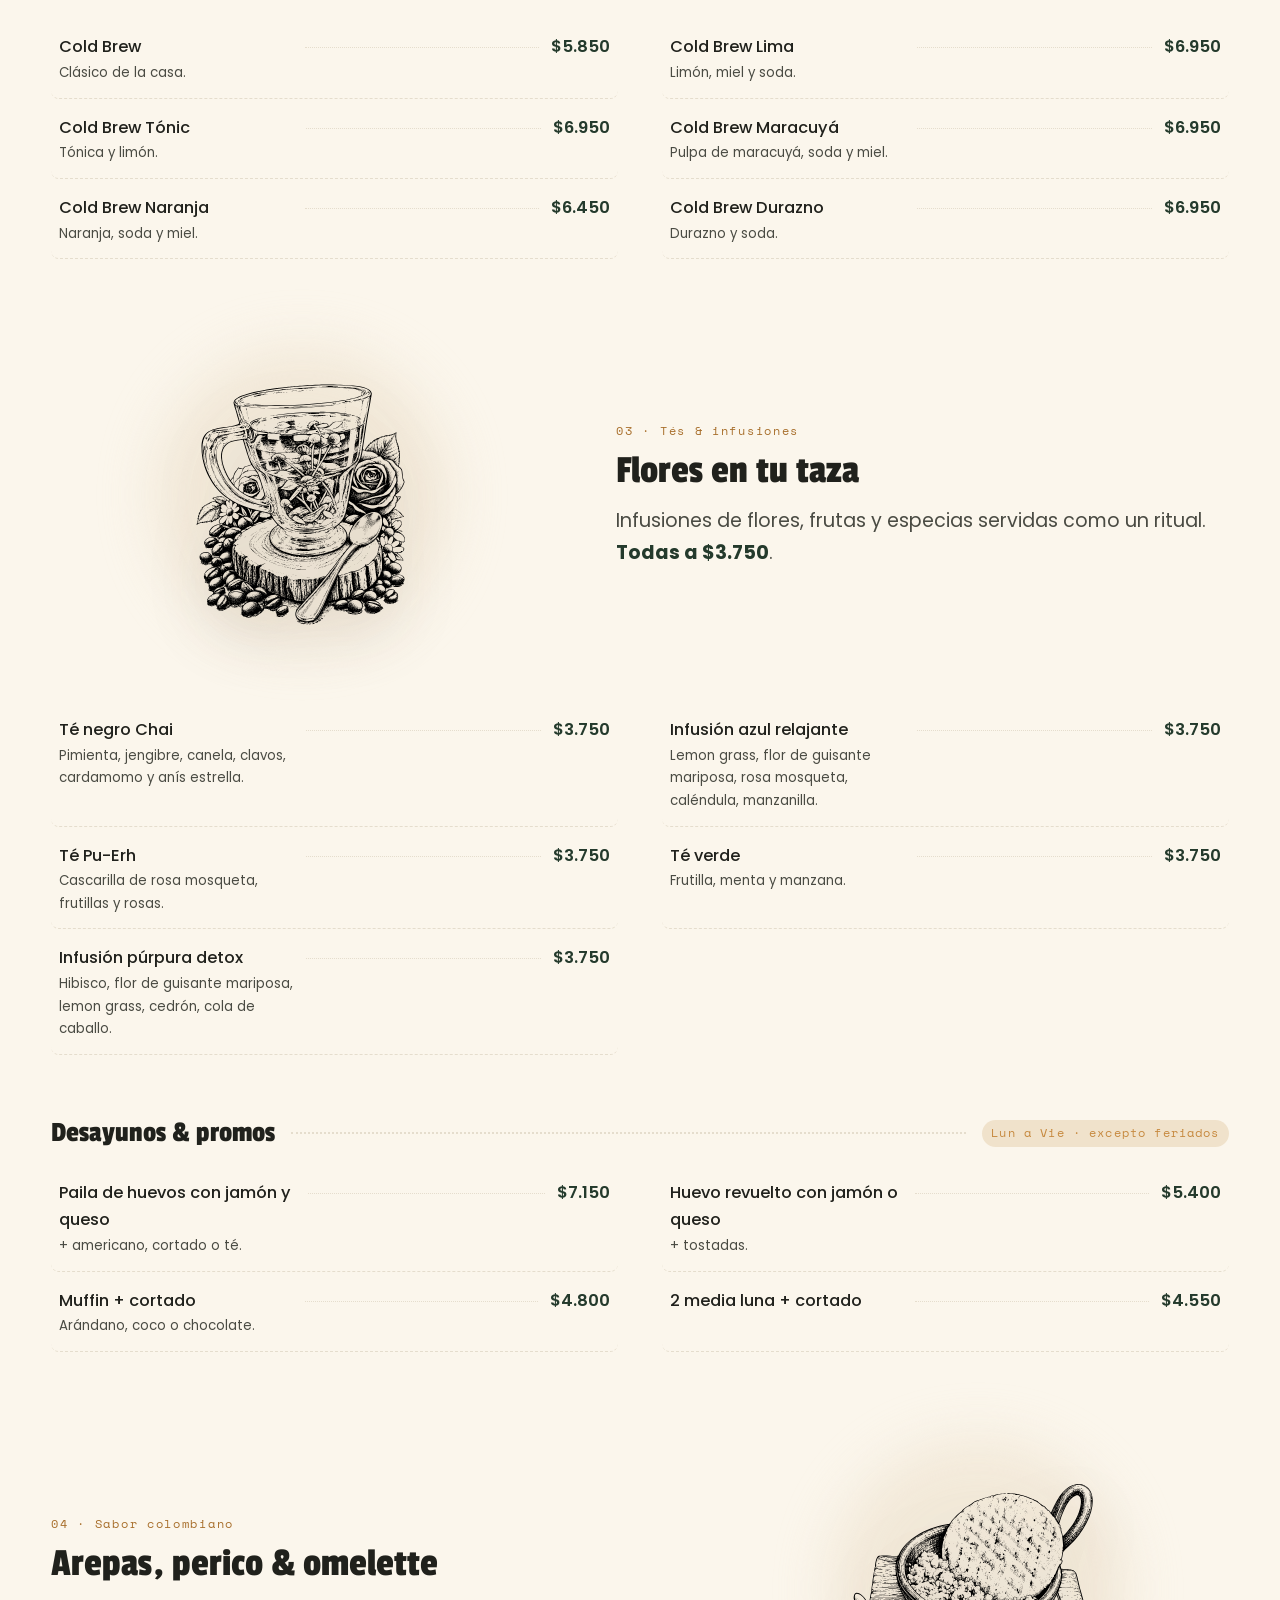
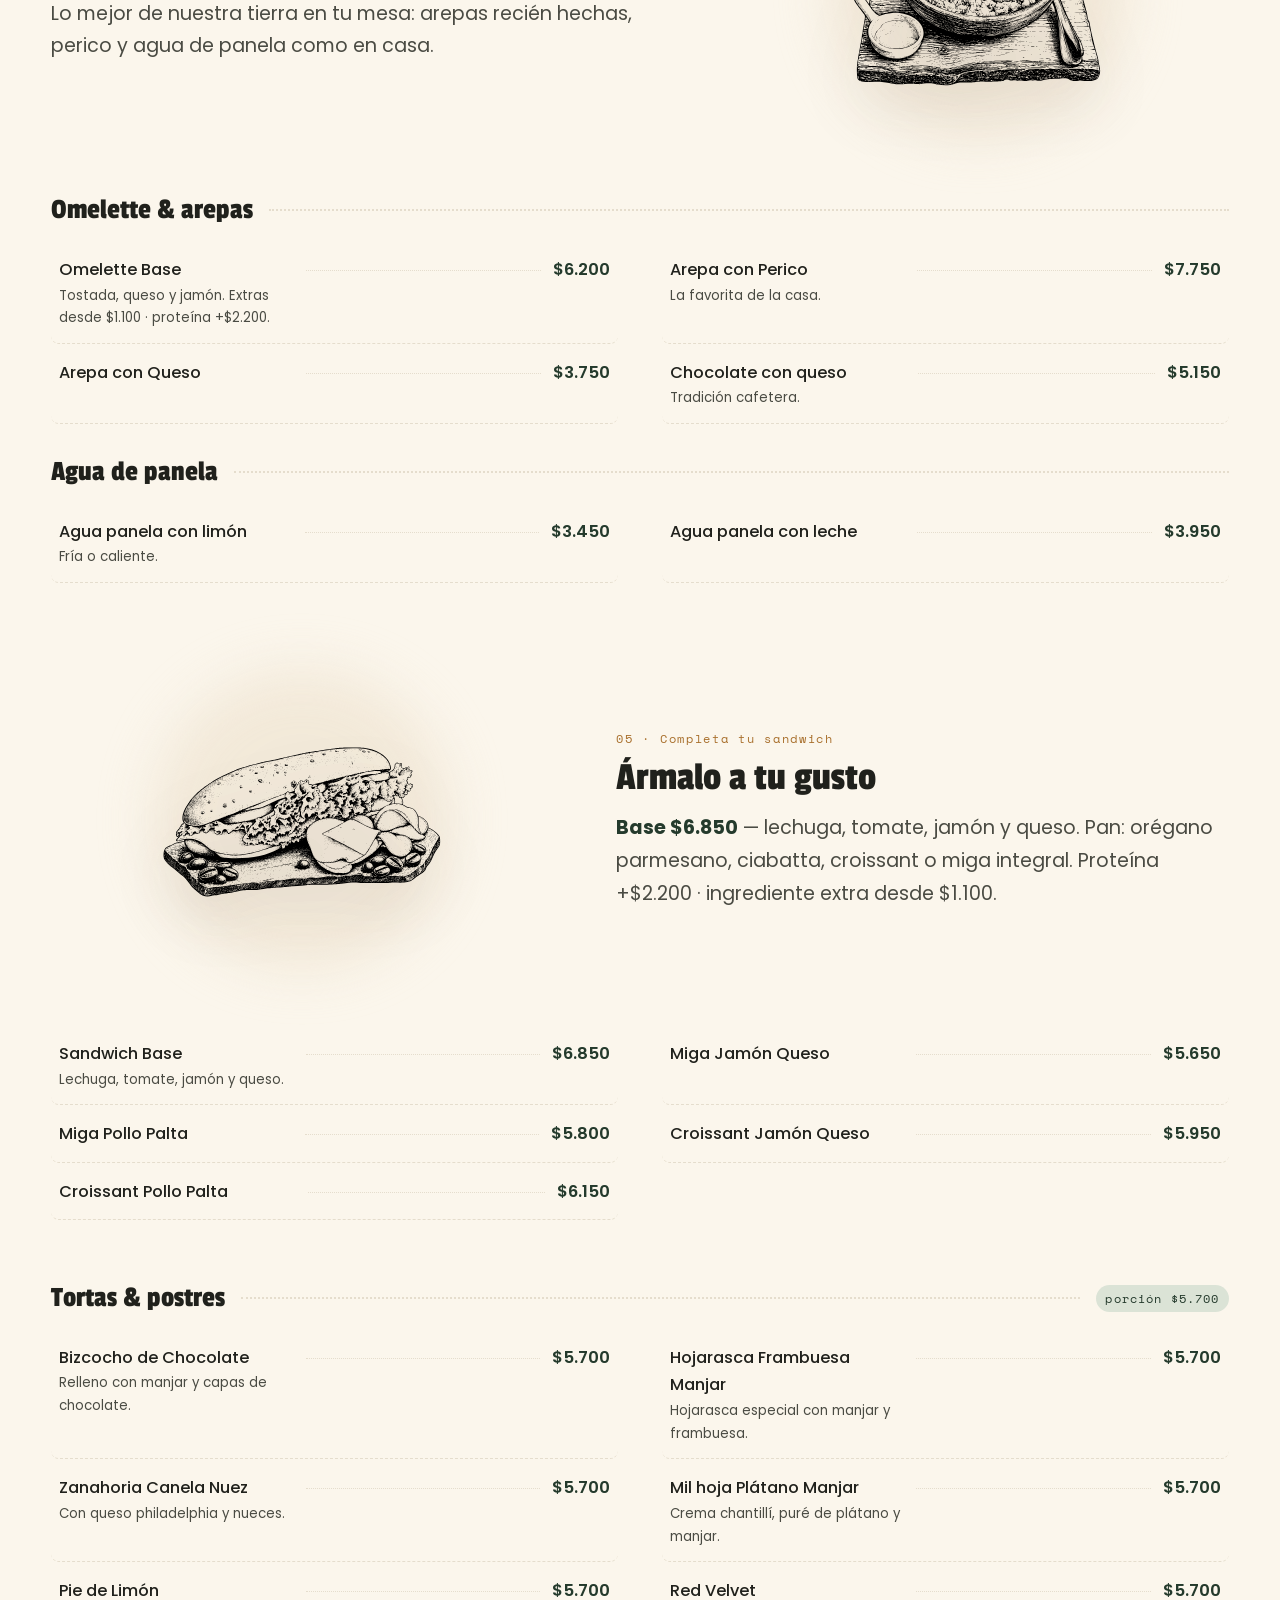
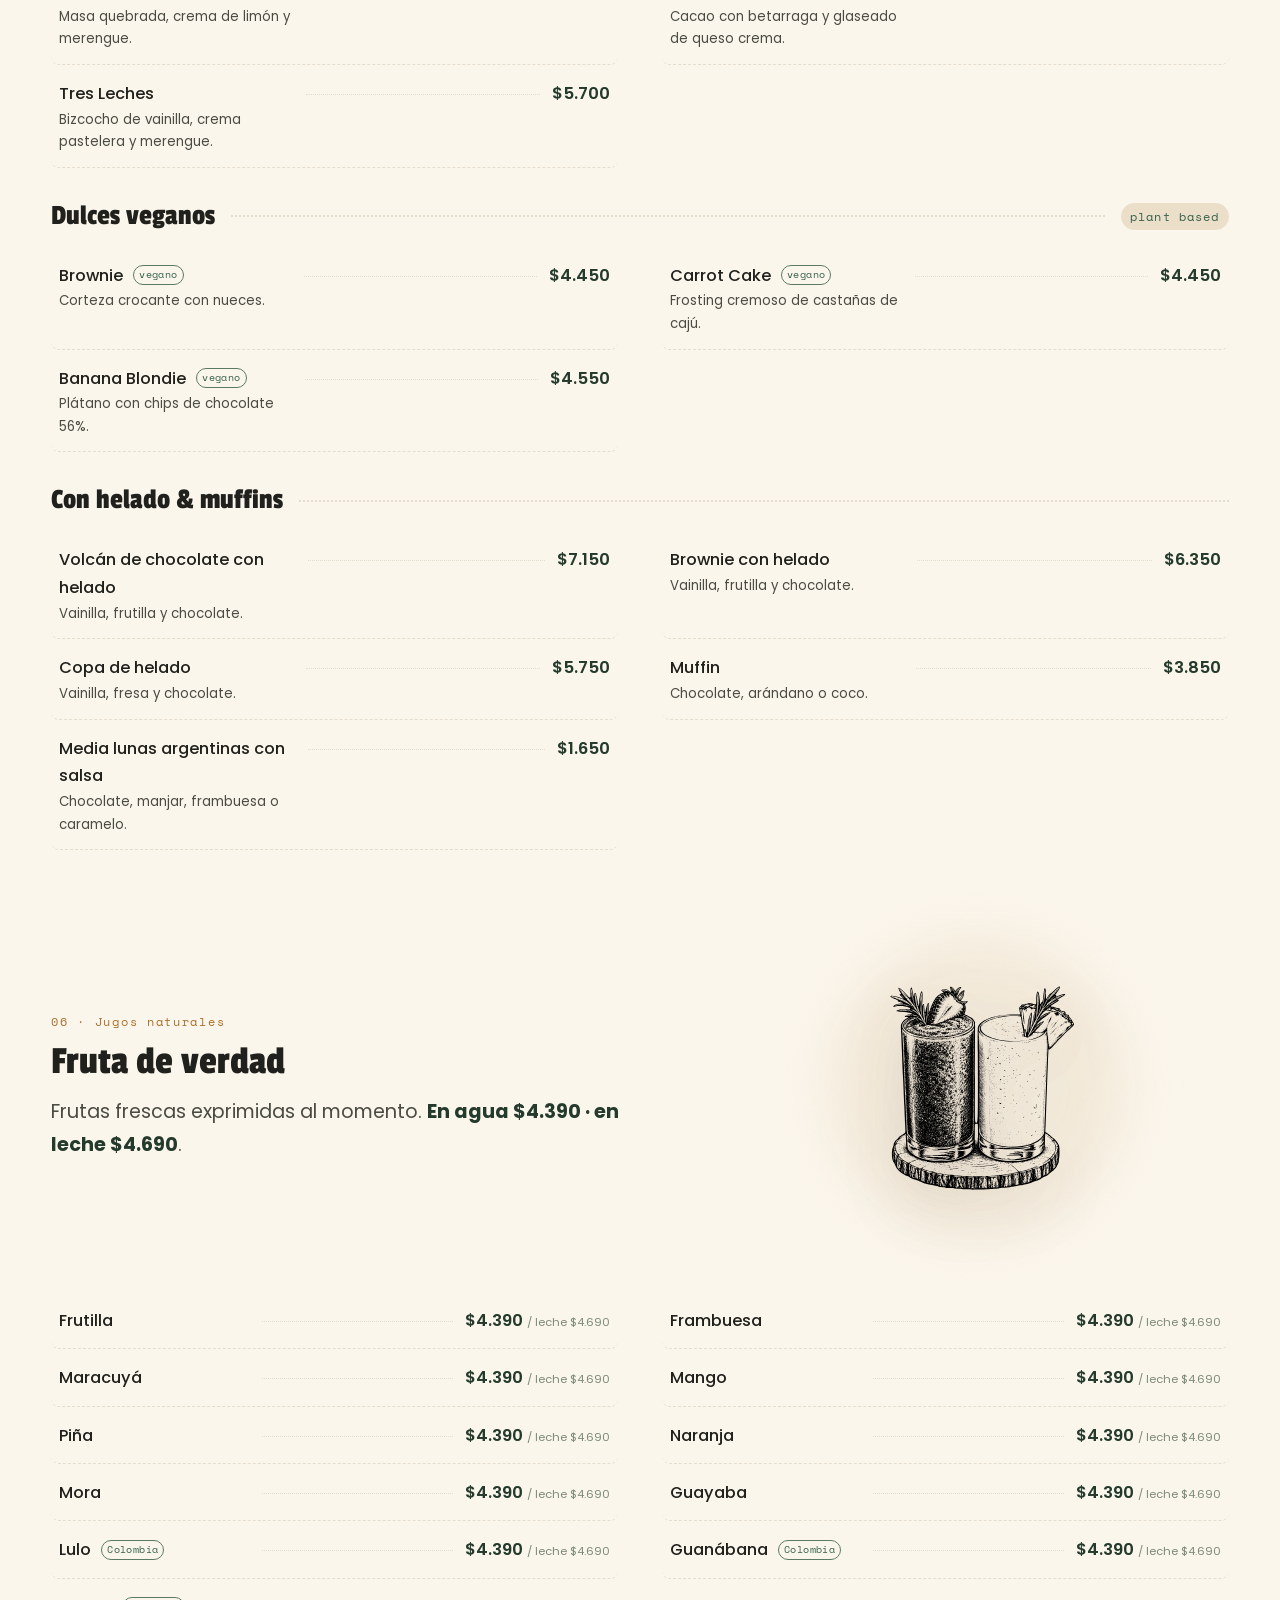
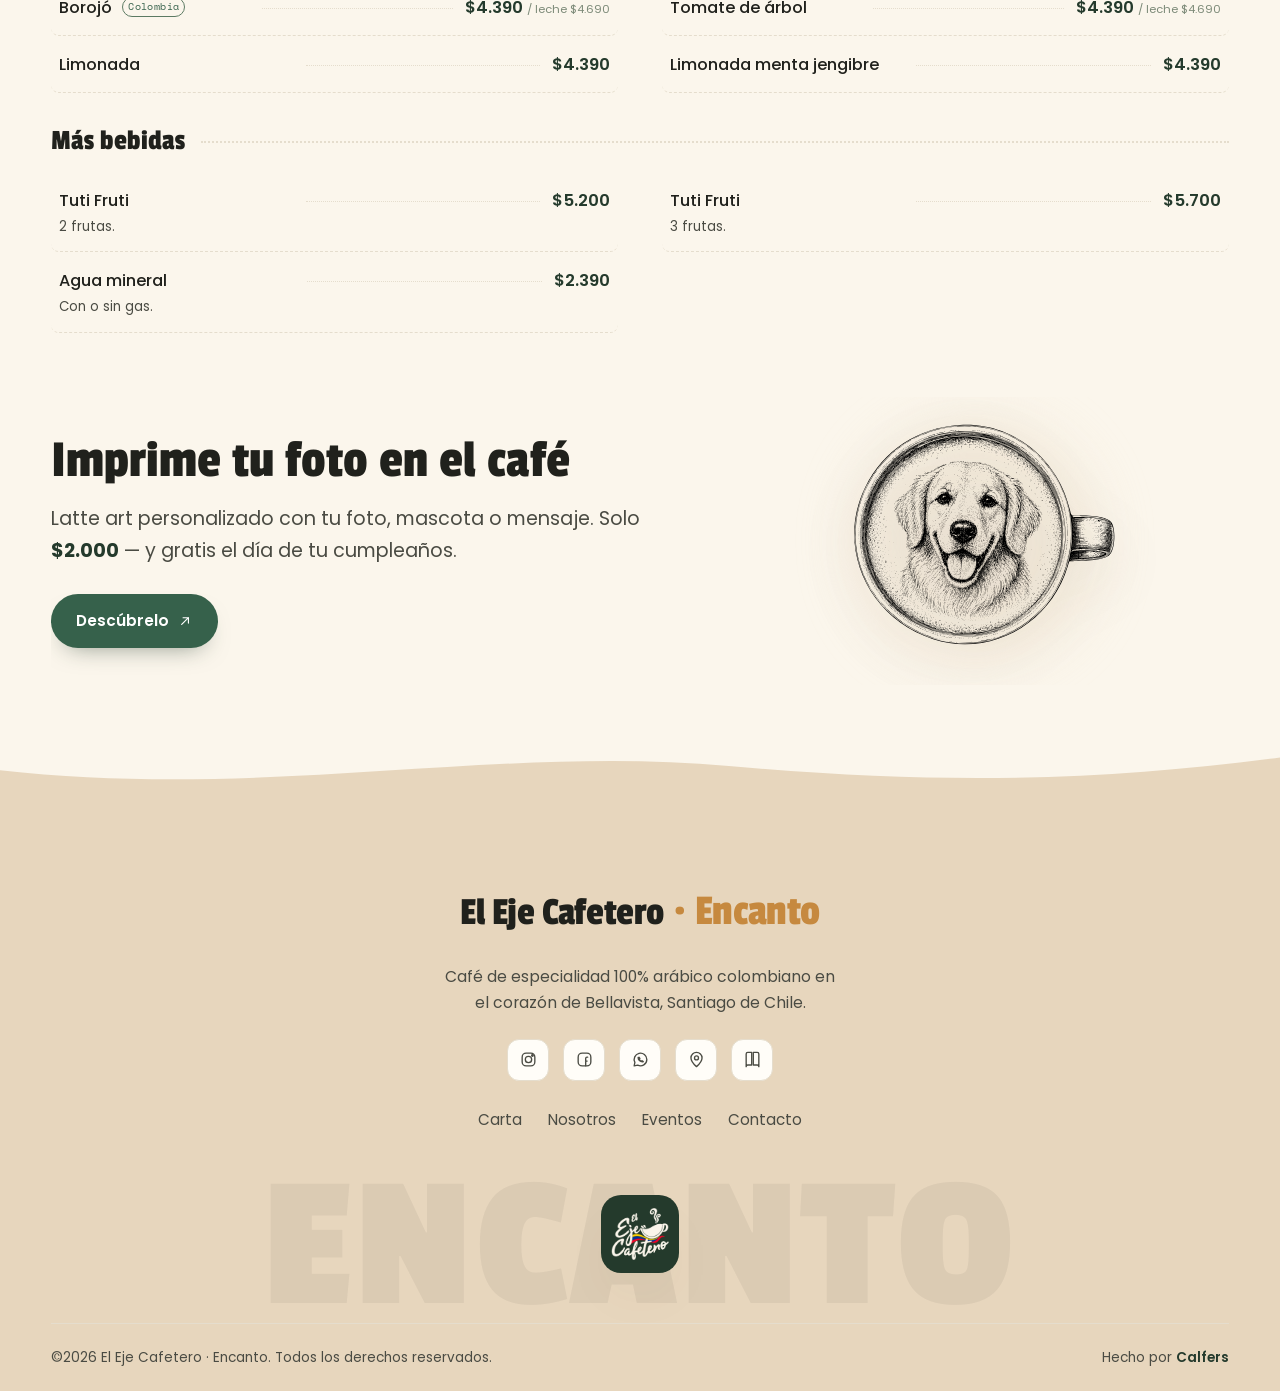
<file: carta.html>
<!DOCTYPE html>
<html lang="es">
<head>
<meta charset="UTF-8">
<meta name="viewport" content="width=device-width, initial-scale=1.0">
<title>Carta · El Eje Cafetero — Café colombiano en Bellavista</title>
<meta name="description" content="Carta completa de El Eje Cafetero: café de especialidad, cold brew, filtrados, arepas, sandwiches, postres, tés e infusiones. Bellavista, Santiago.">
<link rel="icon" href="assets/img/logo.svg">
<link rel="preconnect" href="https://fonts.googleapis.com">
<link rel="preconnect" href="https://fonts.gstatic.com" crossorigin>
<link href="https://fonts.googleapis.com/css2?family=Passion+One:wght@400;700;900&family=Poppins:wght@300;400;500;600&family=Space+Mono:wght@400;700&display=swap" rel="stylesheet">
<link rel="stylesheet" href="css/style.css">
</head>
<body>
<svg width="0" height="0" style="position:absolute" aria-hidden="true"><defs>
<symbol id="ic-leaf" viewBox="0 0 24 24"><path d="M4 20c0-9 6-16 16-16 0 10-7 16-16 16z"/><path d="M9 15c2-3 5-5 8-6"/></symbol>
<symbol id="ic-coffee" viewBox="0 0 24 24"><path d="M5 9h12v4a5 5 0 0 1-5 5H10a5 5 0 0 1-5-5z"/><path d="M17 10a3 3 0 0 1 0 6"/><path d="M8 3v2M12 2v3M16 3v2"/></symbol>
<symbol id="ic-flower" viewBox="0 0 24 24"><circle cx="12" cy="12" r="2.2"/><circle cx="12" cy="6.5" r="2.4"/><circle cx="17" cy="10" r="2.4"/><circle cx="15" cy="16" r="2.4"/><circle cx="9" cy="16" r="2.4"/><circle cx="7" cy="10" r="2.4"/></symbol>
<symbol id="ic-cup" viewBox="0 0 24 24"><path d="M6 8h12l-1 11a2 2 0 0 1-2 2H9a2 2 0 0 1-2-2z"/><path d="M5 8h14l-1-3H6z"/></symbol>
<symbol id="ic-pin" viewBox="0 0 24 24"><path d="M12 21s7-6.3 7-11a7 7 0 1 0-14 0c0 4.7 7 11 7 11z"/><circle cx="12" cy="10" r="2.5"/></symbol>
<symbol id="ic-clock" viewBox="0 0 24 24"><circle cx="12" cy="12" r="8"/><path d="M12 8v4l3 2"/></symbol>
<symbol id="ic-camera" viewBox="0 0 24 24"><path d="M4 8h3l1.5-2h7L17 8h3v11H4z"/><circle cx="12" cy="13" r="3.2"/></symbol>
<symbol id="ic-instagram" viewBox="0 0 24 24"><rect x="4" y="4" width="16" height="16" rx="5"/><circle cx="12" cy="12" r="4"/><circle cx="17" cy="7" r="1"/></symbol>
<symbol id="ic-facebook" viewBox="0 0 24 24"><rect x="4" y="4" width="16" height="16" rx="5"/><path d="M13.5 20v-6M13.3 14h2M13.5 14v-3.4c0-1 .6-1.6 1.6-1.6H16"/></symbol>
<symbol id="ic-whatsapp" viewBox="0 0 24 24"><path d="M20 12a8 8 0 0 1-11.5 7.2L4 20l.9-4.3A8 8 0 1 1 20 12z"/><path d="M9 9.5c0 3 2.5 5.5 5.5 5.5.6 0 1-.5 1-.5l-1.5-1-1 .7c-1.2-.6-2.1-1.5-2.5-2.6l.7-.9-1-1.5s-.5.4-.7.8z"/></symbol>
<symbol id="ic-arrow-ur" viewBox="0 0 24 24"><path d="M7 17L17 7M9 7h8v8"/></symbol>
<symbol id="ic-arrow-up" viewBox="0 0 24 24"><path d="M12 19V5M6 11l6-6 6 6"/></symbol>
<symbol id="ic-drop" viewBox="0 0 24 24"><path d="M12 3s6 6.5 6 11a6 6 0 0 1-12 0c0-4.5 6-11 6-11z"/></symbol>
<symbol id="ic-sun" viewBox="0 0 24 24"><circle cx="12" cy="12" r="4"/><path d="M12 3v2M12 19v2M3 12h2M19 12h2M5.6 5.6l1.4 1.4M17 17l1.4 1.4M18.4 5.6L17 7M7 17l-1.4 1.4"/></symbol>
<symbol id="ic-sparkle" viewBox="0 0 24 24"><path d="M12 3l1.6 5.4L19 10l-5.4 1.6L12 17l-1.6-5.4L5 10l5.4-1.6z"/></symbol>
<symbol id="ic-heart" viewBox="0 0 24 24"><path d="M12 20s-7-4.6-7-9.5A3.7 3.7 0 0 1 12 7a3.7 3.7 0 0 1 7 3.5C19 15.4 12 20 12 20z"/></symbol>
<symbol id="ic-book" viewBox="0 0 24 24"><path d="M4 5a2 2 0 0 1 2-2h5v16H6a2 2 0 0 0-2 2z"/><path d="M20 5a2 2 0 0 0-2-2h-5v16h5a2 2 0 0 1 2 2z"/></symbol>
<symbol id="ic-close" viewBox="0 0 24 24"><path d="M6 6l12 12M18 6L6 18"/></symbol>
</defs></svg>

<div class="bg-ambient"></div><div class="bg-noise"></div><div id="veil"></div>

<!-- KINETIC NAV -->
<header class="kn-head">
  <div class="wrap"><div class="kn-bar">
    <a href="index.html" class="brand kn-brand"><img src="assets/img/logo.png" alt=""><span class="bt"><b>El Eje Cafetero</b><small>Encanto</small></span></a>
    <div class="kn-toggle" role="button" aria-label="Abrir menú" tabindex="0">
      <span class="kn-words"><span>Menú</span><span>Cerrar</span></span>
      <svg class="kn-plus" viewBox="0 0 16 16" aria-hidden="true"><path d="M7.33 16V0h1.34v16z" fill="currentColor"/><path d="M16 8.67H0V7.33h16z" fill="currentColor"/></svg>
    </div>
  </div></div>
</header>
<div class="kn-overlay">
  <div class="kn-scrim"></div>
  <div class="kn-drawer">
    <div class="kn-panel p1"></div><div class="kn-panel p2"></div><div class="kn-panel p3"></div>
    <div class="kn-content">
      <img class="kn-branch" src="assets/img/cafe1.svg" alt="">
      <div class="kn-eyebrow">El Eje Cafetero · Encanto</div>
      <ul class="kn-list">
        <li><a href="index.html"><span class="kn-n">01</span> Inicio</a></li>
        <li><a href="carta.html"><span class="kn-n">02</span> Carta</a></li>
        <li><a href="nosotros.html"><span class="kn-n">03</span> Nosotros</a></li>
        <li><a href="eventos.html"><span class="kn-n">04</span> Eventos</a></li>
        <li><a href="contacto.html"><span class="kn-n">05</span> Contacto</a></li>
      </ul>
      <div class="kn-foot">
        <span class="l"><svg class="ic"><use href="#ic-pin"/></svg> Barrio Bellavista, Santiago</span>
        <span class="l"><svg class="ic"><use href="#ic-clock"/></svg> Lun a Dom · 8:00 – 22:00</span>
        <a class="l" href="https://www.instagram.com/encanto_elejecafetero/" target="_blank" rel="noopener"><svg class="ic"><use href="#ic-instagram"/></svg> @encanto_elejecafetero</a>
      </div>
    </div>
  </div>
</div>

<!-- PAGE HERO -->
<section class="page-hero">
  <div class="wrap" data-reveal>
    <h1 class="h-xl">Sabores de <span class="script">Colombia</span></h1>
    <p class="lead center mt-s" style="margin-inline:auto">Más de 80 preparaciones con granos seleccionados, frescos y recién molidos. Café, cold brew, arepas, postres e infusiones que te transportan al Eje Cafetero.</p>
    <div class="crumb"><a href="index.html">Inicio</a> · Carta</div>
  </div>
</section>

<div class="wrap">
  <div class="menu-filters" data-reveal>
    <button class="filter-btn active" data-filter="all">Todo</button>
    <button class="filter-btn" data-filter="cafe">Café</button>
    <button class="filter-btn" data-filter="frios">Fríos</button>
    <button class="filter-btn" data-filter="filtrados">Filtrados</button>
    <button class="filter-btn" data-filter="coldbrew">Cold Brew</button>
    <button class="filter-btn" data-filter="te">Tés</button>
    <button class="filter-btn" data-filter="desayunos">Desayunos</button>
    <button class="filter-btn" data-filter="arepas">Arepas</button>
    <button class="filter-btn" data-filter="sandwich">Sandwiches</button>
    <button class="filter-btn" data-filter="postres">Postres</button>
    <button class="filter-btn" data-filter="jugos">Jugos</button>
  </div>
</div>

<section class="section" style="padding-top:16px">
  <div class="wrap">

    <!-- CAFÉ -->
    <div class="menu-cat" data-cat="cafe">
      <div class="menu-cat-band tone-coral" data-reveal>
        <div class="mcb-img"><img src="assets/img/tazaperro.svg" alt="Ilustración de café con arte latte"></div>
        <div class="mcb-body"><div class="kicker">01 · Café &amp; espresso</div><h2>El corazón de la casa</h2><p class="lead mt-s">Nuestras bebidas se preparan con granos seleccionados, frescos y recién molidos para garantizar sabores únicos en cada taza.</p></div>
      </div>
      <div class="menu-sub"><h3>Espresso &amp; clásicos</h3><span class="rule"></span><span class="chip">barra</span></div>
      <div class="menu-list" data-list="espresso-clasicos">
        <div class="mitem"><div class="mi-main"><div class="mi-name">Espresso</div></div><span class="dots"></span><span class="mi-price">$2.500</span></div>
        <div class="mitem"><div class="mi-main"><div class="mi-name">Doppio</div></div><span class="dots"></span><span class="mi-price">$3.350</span></div>
        <div class="mitem"><div class="mi-main"><div class="mi-name">Lungo</div></div><span class="dots"></span><span class="mi-price">$2.500</span></div>
        <div class="mitem"><div class="mi-main"><div class="mi-name">Espressino</div></div><span class="dots"></span><span class="mi-price">$2.650</span></div>
        <div class="mitem"><div class="mi-main"><div class="mi-name">Affogato</div></div><span class="dots"></span><span class="mi-price">$5.450</span></div>
        <div class="mitem"><div class="mi-main"><div class="mi-name">Café con hielo</div></div><span class="dots"></span><span class="mi-price">$3.050</span></div>
        <div class="mitem"><div class="mi-main"><div class="mi-name">Bonbón</div></div><span class="dots"></span><span class="mi-price">$3.150</span></div>
        <div class="mitem"><div class="mi-main"><div class="mi-name">Espresso Romano</div></div><span class="dots"></span><span class="mi-price">$2.600</span></div>
        <div class="mitem"><div class="mi-main"><div class="mi-name">Macchiato</div></div><span class="dots"></span><span class="mi-price">$2.500</span></div>
        <div class="mitem"><div class="mi-main"><div class="mi-name">Americano</div></div><span class="dots"></span><span class="mi-price">$3.050</span></div>
      </div>
      <div class="menu-sub"><h3>Con leche</h3><span class="rule"></span><span class="chip">cremosos</span></div>
      <div class="menu-list" data-list="con-leche">
        <div class="mitem"><div class="mi-main"><div class="mi-name">Café con leche</div></div><span class="dots"></span><span class="mi-price">$3.750</span></div>
        <div class="mitem"><div class="mi-main"><div class="mi-name">Cortado</div></div><span class="dots"></span><span class="mi-price">$3.550</span></div>
        <div class="mitem"><div class="mi-main"><div class="mi-name">Cortado doble</div></div><span class="dots"></span><span class="mi-price">$4.250</span></div>
        <div class="mitem"><div class="mi-main"><div class="mi-name">Caffé Latte</div></div><span class="dots"></span><span class="mi-price">$4.350</span></div>
        <div class="mitem"><div class="mi-main"><div class="mi-name">Cappuccino</div></div><span class="dots"></span><span class="mi-price">$4.450</span></div>
        <div class="mitem"><div class="mi-main"><div class="mi-name">Flat White</div></div><span class="dots"></span><span class="mi-price">$4.950</span></div>
        <div class="mitem"><div class="mi-main"><div class="mi-name">Dirty Chai Latte</div></div><span class="dots"></span><span class="mi-price">$4.500</span></div>
        <div class="mitem"><div class="mi-main"><div class="mi-name">Vienna</div></div><span class="dots"></span><span class="mi-price">$4.050</span></div>
        <div class="mitem"><div class="mi-main"><div class="mi-name">Mocha</div></div><span class="dots"></span><span class="mi-price">$4.750</span></div>
        <div class="mitem"><div class="mi-main"><div class="mi-name">Borgia</div></div><span class="dots"></span><span class="mi-price">$4.850</span></div>
        <div class="mitem"><div class="mi-main"><div class="mi-name">Chocolate caliente</div></div><span class="dots"></span><span class="mi-price">$4.250</span></div>
      </div>
      <div class="menu-sub"><h3>Extras &amp; grano</h3><span class="rule"></span><span class="chip">para llevar</span></div>
      <div class="menu-list" data-list="extras-grano">
        <div class="mitem"><div class="mi-main"><div class="mi-name">Sabores</div><div class="mi-desc">Vainilla o amaretto.</div></div><span class="dots"></span><span class="mi-price">$800</span></div>
        <div class="mitem"><div class="mi-main"><div class="mi-name">Leche vegetal</div></div><span class="dots"></span><span class="mi-price">$1.150</span></div>
        <div class="mitem"><div class="mi-main"><div class="mi-name">Crema extra</div></div><span class="dots"></span><span class="mi-price">$1.250</span></div>
        <div class="mitem"><div class="mi-main"><div class="mi-name">Café especial 250 gr</div><div class="mi-desc">Grano molido.</div></div><span class="dots"></span><span class="mi-price">$14.000</span></div>
        <div class="mitem"><div class="mi-main"><div class="mi-name">Café especial 500 gr</div><div class="mi-desc">Grano molido.</div></div><span class="dots"></span><span class="mi-price">$22.500</span></div>
      </div>
    </div>

    <!-- FRÍOS -->
    <div class="menu-cat" data-cat="frios">
      <div class="menu-sub" data-reveal><h3>Especiales fríos</h3><span class="rule"></span><span class="chip" style="color:var(--aqua-deep);background:var(--aqua-soft)">refrescantes</span></div>
      <div class="menu-list" data-list="especiales-frios">
        <div class="mitem"><div class="mi-main"><div class="mi-name">Frappe</div></div><span class="dots"></span><span class="mi-price">$4.950</span></div>
        <div class="mitem"><div class="mi-main"><div class="mi-name">Ice Latte</div></div><span class="dots"></span><span class="mi-price">$4.650</span></div>
        <div class="mitem"><div class="mi-main"><div class="mi-name">Chai Latte</div></div><span class="dots"></span><span class="mi-price">$6.550</span></div>
        <div class="mitem"><div class="mi-main"><div class="mi-name">Matcha Latte</div></div><span class="dots"></span><span class="mi-price">$6.650</span></div>
        <div class="mitem"><div class="mi-main"><div class="mi-name">Café helado</div></div><span class="dots"></span><span class="mi-price">$6.890</span></div>
        <div class="mitem"><div class="mi-main"><div class="mi-name">Matcha Espresso</div></div><span class="dots"></span><span class="mi-price">$6.950</span></div>
        <div class="mitem"><div class="mi-main"><div class="mi-name">Milkshake</div><div class="mi-desc">Sabores.</div></div><span class="dots"></span><span class="mi-price">$6.650</span></div>
      </div>
    </div>

    <!-- FILTRADOS -->
    <div class="menu-cat" data-cat="filtrados">
      <div class="menu-cat-band tone-aqua rev" data-reveal>
        <div class="mcb-img"><img src="assets/img/filtrados.svg" alt="Ilustración de método de filtrado"></div>
        <div class="mcb-body"><div class="kicker">02 · Filtrados</div><h2>Todo un show para los amantes del café</h2><p class="lead mt-s">Procesos delicados de extracción que resaltan los atributos de cada grano. <em>Consultar disponibilidad.</em></p></div>
      </div>
      <div class="menu-list" data-list="filtrados">
        <div class="mitem"><div class="mi-main"><div class="mi-name">Sifón</div><div class="mi-desc">Extracción mixta, cuerpo sedoso y balanceado.</div></div><span class="dots"></span><span class="mi-price">$7.100</span></div>
        <div class="mitem"><div class="mi-main"><div class="mi-name">V60</div><div class="mi-desc">Sabores suaves, menor acidez y cuerpo ligero.</div></div><span class="dots"></span><span class="mi-price">$6.800</span></div>
        <div class="mitem"><div class="mi-main"><div class="mi-name">Chemex</div><div class="mi-desc">Taza limpia, clara y brillante por su filtro de papel.</div></div><span class="dots"></span><span class="mi-price">$6.800</span></div>
      </div>
    </div>

    <!-- COLD BREW -->
    <div class="menu-cat" data-cat="coldbrew">
      <div class="menu-sub" data-reveal><h3>Especial Cold Brew</h3><span class="rule"></span><span class="chip" style="color:var(--aqua-deep);background:var(--aqua-soft)">extracción en frío</span></div>
      <p class="lead" data-reveal style="margin-bottom:18px">Extracción en frío por tiempo prolongado, dando como resultado una taza de cuerpo ligero y sabores dulces.</p>
      <div class="menu-list" data-list="especial-cold-brew">
        <div class="mitem"><div class="mi-main"><div class="mi-name">Cold Brew</div><div class="mi-desc">Clásico de la casa.</div></div><span class="dots"></span><span class="mi-price">$5.850</span></div>
        <div class="mitem"><div class="mi-main"><div class="mi-name">Cold Brew Lima</div><div class="mi-desc">Limón, miel y soda.</div></div><span class="dots"></span><span class="mi-price">$6.950</span></div>
        <div class="mitem"><div class="mi-main"><div class="mi-name">Cold Brew Tónic</div><div class="mi-desc">Tónica y limón.</div></div><span class="dots"></span><span class="mi-price">$6.950</span></div>
        <div class="mitem"><div class="mi-main"><div class="mi-name">Cold Brew Maracuyá</div><div class="mi-desc">Pulpa de maracuyá, soda y miel.</div></div><span class="dots"></span><span class="mi-price">$6.950</span></div>
        <div class="mitem"><div class="mi-main"><div class="mi-name">Cold Brew Naranja</div><div class="mi-desc">Naranja, soda y miel.</div></div><span class="dots"></span><span class="mi-price">$6.450</span></div>
        <div class="mitem"><div class="mi-main"><div class="mi-name">Cold Brew Durazno</div><div class="mi-desc">Durazno y soda.</div></div><span class="dots"></span><span class="mi-price">$6.950</span></div>
      </div>
    </div>

    <!-- TÉ -->
    <div class="menu-cat" data-cat="te">
      <div class="menu-cat-band tone-leaf" data-reveal>
        <div class="mcb-img"><img src="assets/img/flroesentutaza.svg" alt="Ilustración de infusión de flores"></div>
        <div class="mcb-body"><div class="kicker">03 · Tés &amp; infusiones</div><h2>Flores en tu taza</h2><p class="lead mt-s">Infusiones de flores, frutas y especias servidas como un ritual. <b style="color:var(--coral-deep)">Todas a $3.750</b>.</p></div>
      </div>
      <div class="menu-list" data-list="tes-infusiones">
        <div class="mitem"><div class="mi-main"><div class="mi-name">Té negro Chai</div><div class="mi-desc">Pimienta, jengibre, canela, clavos, cardamomo y anís estrella.</div></div><span class="dots"></span><span class="mi-price">$3.750</span></div>
        <div class="mitem"><div class="mi-main"><div class="mi-name">Infusión azul relajante</div><div class="mi-desc">Lemon grass, flor de guisante mariposa, rosa mosqueta, caléndula, manzanilla.</div></div><span class="dots"></span><span class="mi-price">$3.750</span></div>
        <div class="mitem"><div class="mi-main"><div class="mi-name">Té Pu-Erh</div><div class="mi-desc">Cascarilla de rosa mosqueta, frutillas y rosas.</div></div><span class="dots"></span><span class="mi-price">$3.750</span></div>
        <div class="mitem"><div class="mi-main"><div class="mi-name">Té verde</div><div class="mi-desc">Frutilla, menta y manzana.</div></div><span class="dots"></span><span class="mi-price">$3.750</span></div>
        <div class="mitem"><div class="mi-main"><div class="mi-name">Infusión púrpura detox</div><div class="mi-desc">Hibisco, flor de guisante mariposa, lemon grass, cedrón, cola de caballo.</div></div><span class="dots"></span><span class="mi-price">$3.750</span></div>
      </div>
    </div>

    <!-- DESAYUNOS -->
    <div class="menu-cat" data-cat="desayunos">
      <div class="menu-sub" data-reveal><h3>Desayunos &amp; promos</h3><span class="rule"></span><span class="chip" style="color:var(--mango);background:var(--mango-soft)">Lun a Vie · excepto feriados</span></div>
      <div class="menu-list" data-list="desayunos-promos">
        <div class="mitem"><div class="mi-main"><div class="mi-name">Paila de huevos con jamón y queso</div><div class="mi-desc">+ americano, cortado o té.</div></div><span class="dots"></span><span class="mi-price">$7.150</span></div>
        <div class="mitem"><div class="mi-main"><div class="mi-name">Huevo revuelto con jamón o queso</div><div class="mi-desc">+ tostadas.</div></div><span class="dots"></span><span class="mi-price">$5.400</span></div>
        <div class="mitem"><div class="mi-main"><div class="mi-name">Muffin + cortado</div><div class="mi-desc">Arándano, coco o chocolate.</div></div><span class="dots"></span><span class="mi-price">$4.800</span></div>
        <div class="mitem"><div class="mi-main"><div class="mi-name">2 media luna + cortado</div></div><span class="dots"></span><span class="mi-price">$4.550</span></div>
      </div>
    </div>

    <!-- AREPAS -->
    <div class="menu-cat" data-cat="arepas">
      <div class="menu-cat-band tone-mango rev" data-reveal>
        <div class="mcb-img"><img src="assets/img/arepa.svg" alt="Ilustración de arepa"></div>
        <div class="mcb-body"><div class="kicker">04 · Sabor colombiano</div><h2>Arepas, perico &amp; omelette</h2><p class="lead mt-s">Lo mejor de nuestra tierra en tu mesa: arepas recién hechas, perico y agua de panela como en casa.</p></div>
      </div>
      <div class="menu-sub"><h3>Omelette &amp; arepas</h3><span class="rule"></span></div>
      <div class="menu-list" data-list="omelette-arepas">
        <div class="mitem"><div class="mi-main"><div class="mi-name">Omelette Base</div><div class="mi-desc">Tostada, queso y jamón. Extras desde $1.100 · proteína +$2.200.</div></div><span class="dots"></span><span class="mi-price">$6.200</span></div>
        <div class="mitem"><div class="mi-main"><div class="mi-name">Arepa con Perico</div><div class="mi-desc">La favorita de la casa.</div></div><span class="dots"></span><span class="mi-price">$7.750</span></div>
        <div class="mitem"><div class="mi-main"><div class="mi-name">Arepa con Queso</div></div><span class="dots"></span><span class="mi-price">$3.750</span></div>
        <div class="mitem"><div class="mi-main"><div class="mi-name">Chocolate con queso</div><div class="mi-desc">Tradición cafetera.</div></div><span class="dots"></span><span class="mi-price">$5.150</span></div>
      </div>
      <div class="menu-sub"><h3>Agua de panela</h3><span class="rule"></span></div>
      <div class="menu-list" data-list="agua-de-panela">
        <div class="mitem"><div class="mi-main"><div class="mi-name">Agua panela con limón</div><div class="mi-desc">Fría o caliente.</div></div><span class="dots"></span><span class="mi-price">$3.450</span></div>
        <div class="mitem"><div class="mi-main"><div class="mi-name">Agua panela con leche</div></div><span class="dots"></span><span class="mi-price">$3.950</span></div>
      </div>
    </div>

    <!-- SANDWICH -->
    <div class="menu-cat" data-cat="sandwich">
      <div class="menu-cat-band tone-coral" data-reveal>
        <div class="mcb-img"><img src="assets/img/sandwich.svg" alt="Ilustración de sandwich"></div>
        <div class="mcb-body"><div class="kicker">05 · Completa tu sandwich</div><h2>Ármalo a tu gusto</h2><p class="lead mt-s"><b style="color:var(--coral-deep)">Base $6.850</b> — lechuga, tomate, jamón y queso. Pan: orégano parmesano, ciabatta, croissant o miga integral. Proteína +$2.200 · ingrediente extra desde $1.100.</p></div>
      </div>
      <div class="menu-list" data-list="sandwiches">
        <div class="mitem"><div class="mi-main"><div class="mi-name">Sandwich Base</div><div class="mi-desc">Lechuga, tomate, jamón y queso.</div></div><span class="dots"></span><span class="mi-price">$6.850</span></div>
        <div class="mitem"><div class="mi-main"><div class="mi-name">Miga Jamón Queso</div></div><span class="dots"></span><span class="mi-price">$5.650</span></div>
        <div class="mitem"><div class="mi-main"><div class="mi-name">Miga Pollo Palta</div></div><span class="dots"></span><span class="mi-price">$5.800</span></div>
        <div class="mitem"><div class="mi-main"><div class="mi-name">Croissant Jamón Queso</div></div><span class="dots"></span><span class="mi-price">$5.950</span></div>
        <div class="mitem"><div class="mi-main"><div class="mi-name">Croissant Pollo Palta</div></div><span class="dots"></span><span class="mi-price">$6.150</span></div>
      </div>
    </div>

    <!-- POSTRES -->
    <div class="menu-cat" data-cat="postres">
      <div class="menu-sub" data-reveal><h3>Tortas &amp; postres</h3><span class="rule"></span><span class="chip">porción $5.700</span></div>
      <div class="menu-list" data-list="tortas-postres">
        <div class="mitem"><div class="mi-main"><div class="mi-name">Bizcocho de Chocolate</div><div class="mi-desc">Relleno con manjar y capas de chocolate.</div></div><span class="dots"></span><span class="mi-price">$5.700</span></div>
        <div class="mitem"><div class="mi-main"><div class="mi-name">Hojarasca Frambuesa Manjar</div><div class="mi-desc">Hojarasca especial con manjar y frambuesa.</div></div><span class="dots"></span><span class="mi-price">$5.700</span></div>
        <div class="mitem"><div class="mi-main"><div class="mi-name">Zanahoria Canela Nuez</div><div class="mi-desc">Con queso philadelphia y nueces.</div></div><span class="dots"></span><span class="mi-price">$5.700</span></div>
        <div class="mitem"><div class="mi-main"><div class="mi-name">Mil hoja Plátano Manjar</div><div class="mi-desc">Crema chantillí, puré de plátano y manjar.</div></div><span class="dots"></span><span class="mi-price">$5.700</span></div>
        <div class="mitem"><div class="mi-main"><div class="mi-name">Pie de Limón</div><div class="mi-desc">Masa quebrada, crema de limón y merengue.</div></div><span class="dots"></span><span class="mi-price">$5.700</span></div>
        <div class="mitem"><div class="mi-main"><div class="mi-name">Red Velvet</div><div class="mi-desc">Cacao con betarraga y glaseado de queso crema.</div></div><span class="dots"></span><span class="mi-price">$5.700</span></div>
        <div class="mitem"><div class="mi-main"><div class="mi-name">Tres Leches</div><div class="mi-desc">Bizcocho de vainilla, crema pastelera y merengue.</div></div><span class="dots"></span><span class="mi-price">$5.700</span></div>
      </div>
      <div class="menu-sub"><h3>Dulces veganos</h3><span class="rule"></span><span class="chip" style="color:var(--leaf-deep);background:var(--leaf-soft)">plant based</span></div>
      <div class="menu-list" data-list="dulces-veganos">
        <div class="mitem"><div class="mi-main"><div class="mi-name">Brownie <span class="v">vegano</span></div><div class="mi-desc">Corteza crocante con nueces.</div></div><span class="dots"></span><span class="mi-price">$4.450</span></div>
        <div class="mitem"><div class="mi-main"><div class="mi-name">Carrot Cake <span class="v">vegano</span></div><div class="mi-desc">Frosting cremoso de castañas de cajú.</div></div><span class="dots"></span><span class="mi-price">$4.450</span></div>
        <div class="mitem"><div class="mi-main"><div class="mi-name">Banana Blondie <span class="v">vegano</span></div><div class="mi-desc">Plátano con chips de chocolate 56%.</div></div><span class="dots"></span><span class="mi-price">$4.550</span></div>
      </div>
      <div class="menu-sub"><h3>Con helado &amp; muffins</h3><span class="rule"></span></div>
      <div class="menu-list" data-list="con-helado-muffins">
        <div class="mitem"><div class="mi-main"><div class="mi-name">Volcán de chocolate con helado</div><div class="mi-desc">Vainilla, frutilla y chocolate.</div></div><span class="dots"></span><span class="mi-price">$7.150</span></div>
        <div class="mitem"><div class="mi-main"><div class="mi-name">Brownie con helado</div><div class="mi-desc">Vainilla, frutilla y chocolate.</div></div><span class="dots"></span><span class="mi-price">$6.350</span></div>
        <div class="mitem"><div class="mi-main"><div class="mi-name">Copa de helado</div><div class="mi-desc">Vainilla, fresa y chocolate.</div></div><span class="dots"></span><span class="mi-price">$5.750</span></div>
        <div class="mitem"><div class="mi-main"><div class="mi-name">Muffin</div><div class="mi-desc">Chocolate, arándano o coco.</div></div><span class="dots"></span><span class="mi-price">$3.850</span></div>
        <div class="mitem"><div class="mi-main"><div class="mi-name">Media lunas argentinas con salsa</div><div class="mi-desc">Chocolate, manjar, frambuesa o caramelo.</div></div><span class="dots"></span><span class="mi-price">$1.650</span></div>
      </div>
    </div>

    <!-- JUGOS -->
    <div class="menu-cat" data-cat="jugos">
      <div class="menu-cat-band tone-aqua rev" data-reveal>
        <div class="mcb-img"><img src="assets/img/jugosnaturales.svg" alt="Ilustración de jugos naturales"></div>
        <div class="mcb-body"><div class="kicker">06 · Jugos naturales</div><h2>Fruta de verdad</h2><p class="lead mt-s">Frutas frescas exprimidas al momento. <b style="color:var(--coral-deep)">En agua $4.390 · en leche $4.690</b>.</p></div>
      </div>
      <div class="menu-list" data-list="jugos-naturales">
        <div class="mitem"><div class="mi-main"><div class="mi-name">Frutilla</div></div><span class="dots"></span><span class="mi-price">$4.390 <small>/ leche $4.690</small></span></div>
        <div class="mitem"><div class="mi-main"><div class="mi-name">Frambuesa</div></div><span class="dots"></span><span class="mi-price">$4.390 <small>/ leche $4.690</small></span></div>
        <div class="mitem"><div class="mi-main"><div class="mi-name">Maracuyá</div></div><span class="dots"></span><span class="mi-price">$4.390 <small>/ leche $4.690</small></span></div>
        <div class="mitem"><div class="mi-main"><div class="mi-name">Mango</div></div><span class="dots"></span><span class="mi-price">$4.390 <small>/ leche $4.690</small></span></div>
        <div class="mitem"><div class="mi-main"><div class="mi-name">Piña</div></div><span class="dots"></span><span class="mi-price">$4.390 <small>/ leche $4.690</small></span></div>
        <div class="mitem"><div class="mi-main"><div class="mi-name">Naranja</div></div><span class="dots"></span><span class="mi-price">$4.390 <small>/ leche $4.690</small></span></div>
        <div class="mitem"><div class="mi-main"><div class="mi-name">Mora</div></div><span class="dots"></span><span class="mi-price">$4.390 <small>/ leche $4.690</small></span></div>
        <div class="mitem"><div class="mi-main"><div class="mi-name">Guayaba</div></div><span class="dots"></span><span class="mi-price">$4.390 <small>/ leche $4.690</small></span></div>
        <div class="mitem"><div class="mi-main"><div class="mi-name">Lulo <span class="v">Colombia</span></div></div><span class="dots"></span><span class="mi-price">$4.390 <small>/ leche $4.690</small></span></div>
        <div class="mitem"><div class="mi-main"><div class="mi-name">Guanábana <span class="v">Colombia</span></div></div><span class="dots"></span><span class="mi-price">$4.390 <small>/ leche $4.690</small></span></div>
        <div class="mitem"><div class="mi-main"><div class="mi-name">Borojó <span class="v">Colombia</span></div></div><span class="dots"></span><span class="mi-price">$4.390 <small>/ leche $4.690</small></span></div>
        <div class="mitem"><div class="mi-main"><div class="mi-name">Tomate de árbol</div></div><span class="dots"></span><span class="mi-price">$4.390 <small>/ leche $4.690</small></span></div>
        <div class="mitem"><div class="mi-main"><div class="mi-name">Limonada</div></div><span class="dots"></span><span class="mi-price">$4.390</span></div>
        <div class="mitem"><div class="mi-main"><div class="mi-name">Limonada menta jengibre</div></div><span class="dots"></span><span class="mi-price">$4.390</span></div>
      </div>
      <div class="menu-sub"><h3>Más bebidas</h3><span class="rule"></span></div>
      <div class="menu-list" data-list="mas-bebidas">
        <div class="mitem"><div class="mi-main"><div class="mi-name">Tuti Fruti</div><div class="mi-desc">2 frutas.</div></div><span class="dots"></span><span class="mi-price">$5.200</span></div>
        <div class="mitem"><div class="mi-main"><div class="mi-name">Tuti Fruti</div><div class="mi-desc">3 frutas.</div></div><span class="dots"></span><span class="mi-price">$5.700</span></div>
        <div class="mitem"><div class="mi-main"><div class="mi-name">Agua mineral</div><div class="mi-desc">Con o sin gas.</div></div><span class="dots"></span><span class="mi-price">$2.390</span></div>
      </div>
    </div>

    <!-- Imprime tu foto -->
    <div class="print-band" data-reveal="scale" style="margin-top:24px">
      <div class="pb-grid">
        <div>
          <h2 class="h-lg">Imprime tu foto en el café</h2>
          <p class="lead mt-s">Latte art personalizado con tu foto, mascota o mensaje. Solo <b style="color:var(--coral-deep)">$2.000</b> — y gratis el día de tu cumpleaños.</p>
          <a href="eventos.html" class="btn mt-m">Descúbrelo <svg class="ic"><use href="#ic-arrow-ur"/></svg></a>
        </div>
        <figure class="polaroid"><img src="assets/img/tazaperro.svg" alt="Arte latte con la foto de tu mascota"><figcaption>tu recuerdo en café</figcaption></figure>
      </div>
    </div>

  </div>
</section>

<footer class="foot">
  <div class="wrap">
    <div class="foot-top">
      <div class="foot-name">El Eje Cafetero <span class="script">· Encanto</span></div>
      <p class="foot-tag">Café de especialidad 100% arábico colombiano en el corazón de Bellavista, Santiago de Chile.</p>
      <div class="foot-social">
        <a href="https://www.instagram.com/encanto_elejecafetero/" target="_blank" rel="noopener" aria-label="Instagram"><svg class="ic"><use href="#ic-instagram"/></svg></a>
        <a href="https://www.facebook.com/p/El-eje-cafetero-100063530592219/" target="_blank" rel="noopener" aria-label="Facebook"><svg class="ic"><use href="#ic-facebook"/></svg></a>
        <a href="https://wa.me/56900000000" target="_blank" rel="noopener" aria-label="WhatsApp"><svg class="ic"><use href="#ic-whatsapp"/></svg></a>
        <a href="https://www.google.com/maps/search/cafeteria+bellavista+santiago" target="_blank" rel="noopener" aria-label="Mapa"><svg class="ic"><use href="#ic-pin"/></svg></a>
        <a href="carta.html" aria-label="Carta"><svg class="ic"><use href="#ic-book"/></svg></a>
      </div>
      <nav class="foot-nav">
        <a href="carta.html">Carta</a><a href="nosotros.html">Nosotros</a><a href="eventos.html">Eventos</a><a href="contacto.html">Contacto</a>
      </nav>
    </div>
    <div class="foot-word">
      <span class="foot-watermark">ENCANTO</span>
      <div class="foot-badge"><img src="assets/img/logo.png" alt="El Eje Cafetero"></div>
    </div>
    <div class="foot-legal">
      <span>©2026 El Eje Cafetero · Encanto. Todos los derechos reservados.</span>
      <span>Hecho por <a href="https://calfers.com" target="_blank" rel="noopener">Calfers</a></span>
    </div>
  </div>
</footer>
<button id="toTop" aria-label="Volver arriba"><svg class="ic"><use href="#ic-arrow-up"/></svg></button>
<script src="js/main.js"></script>
</body>
</html>
</file>
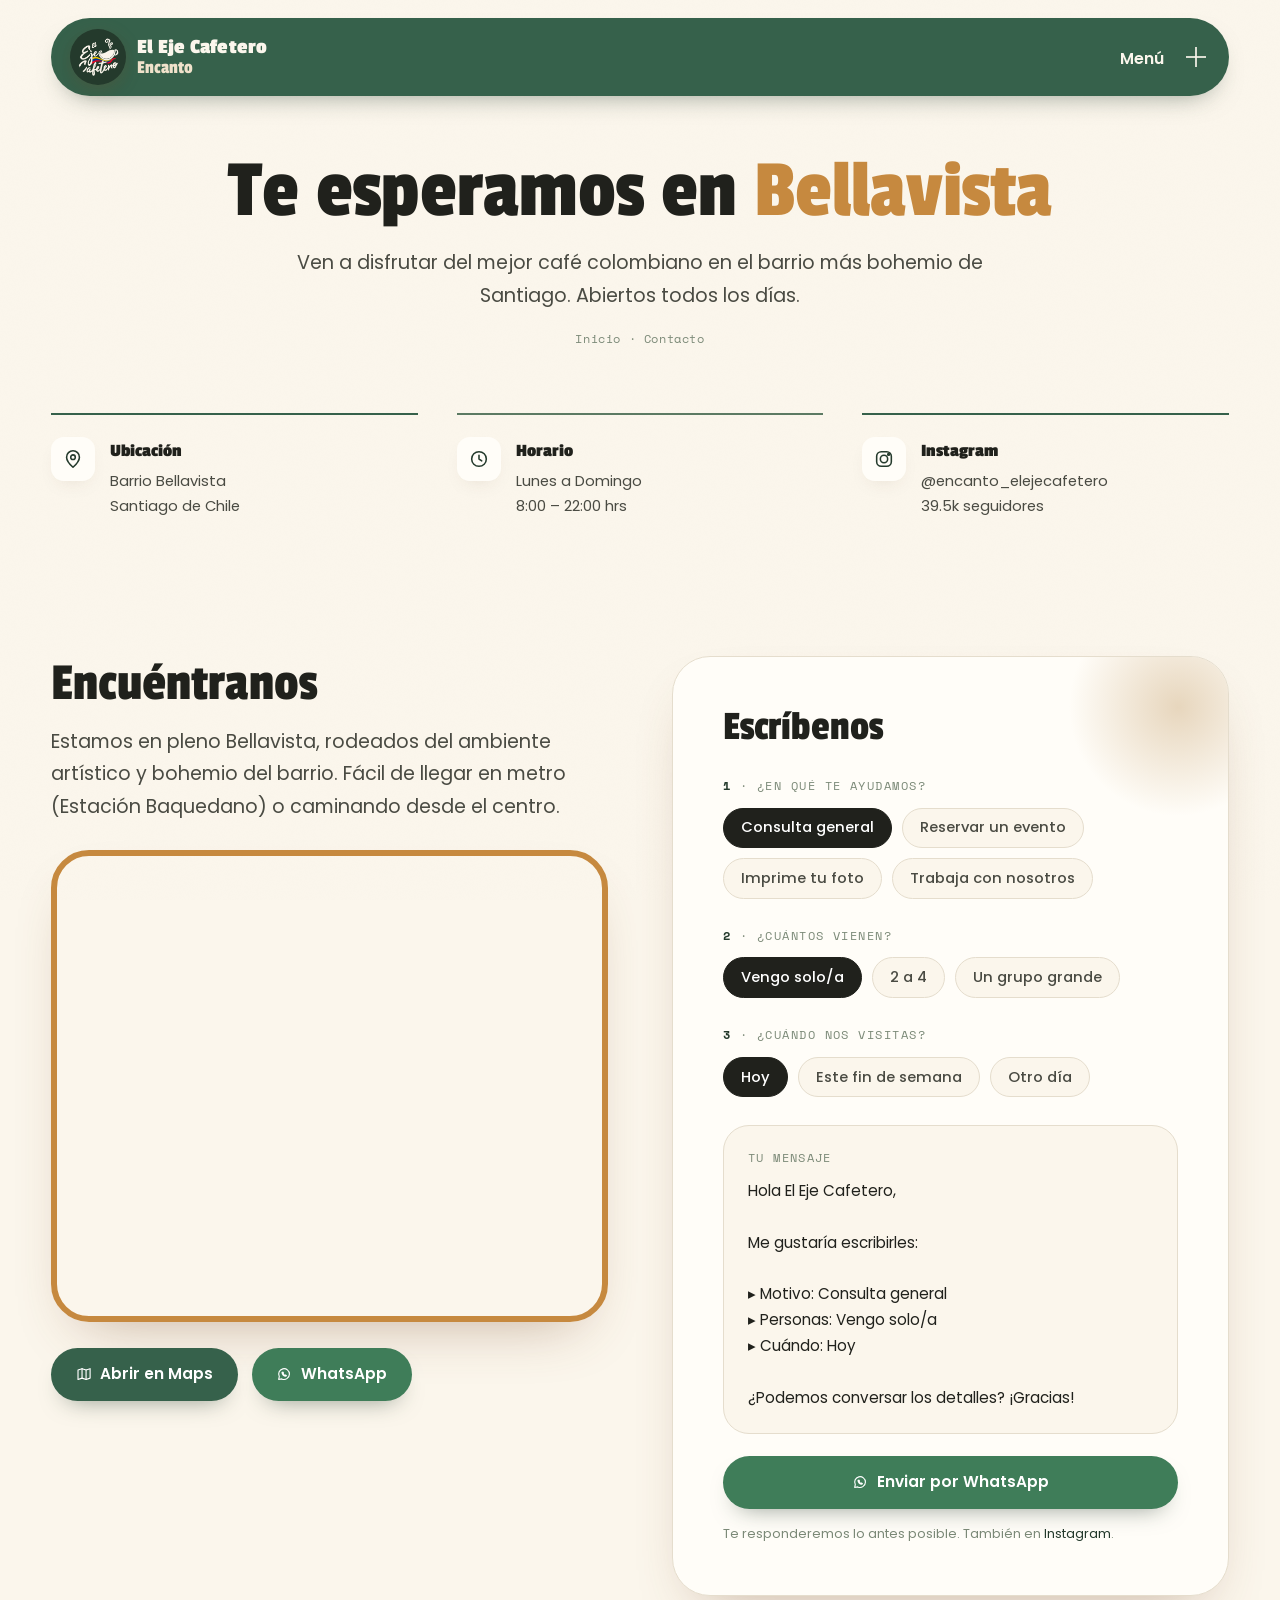
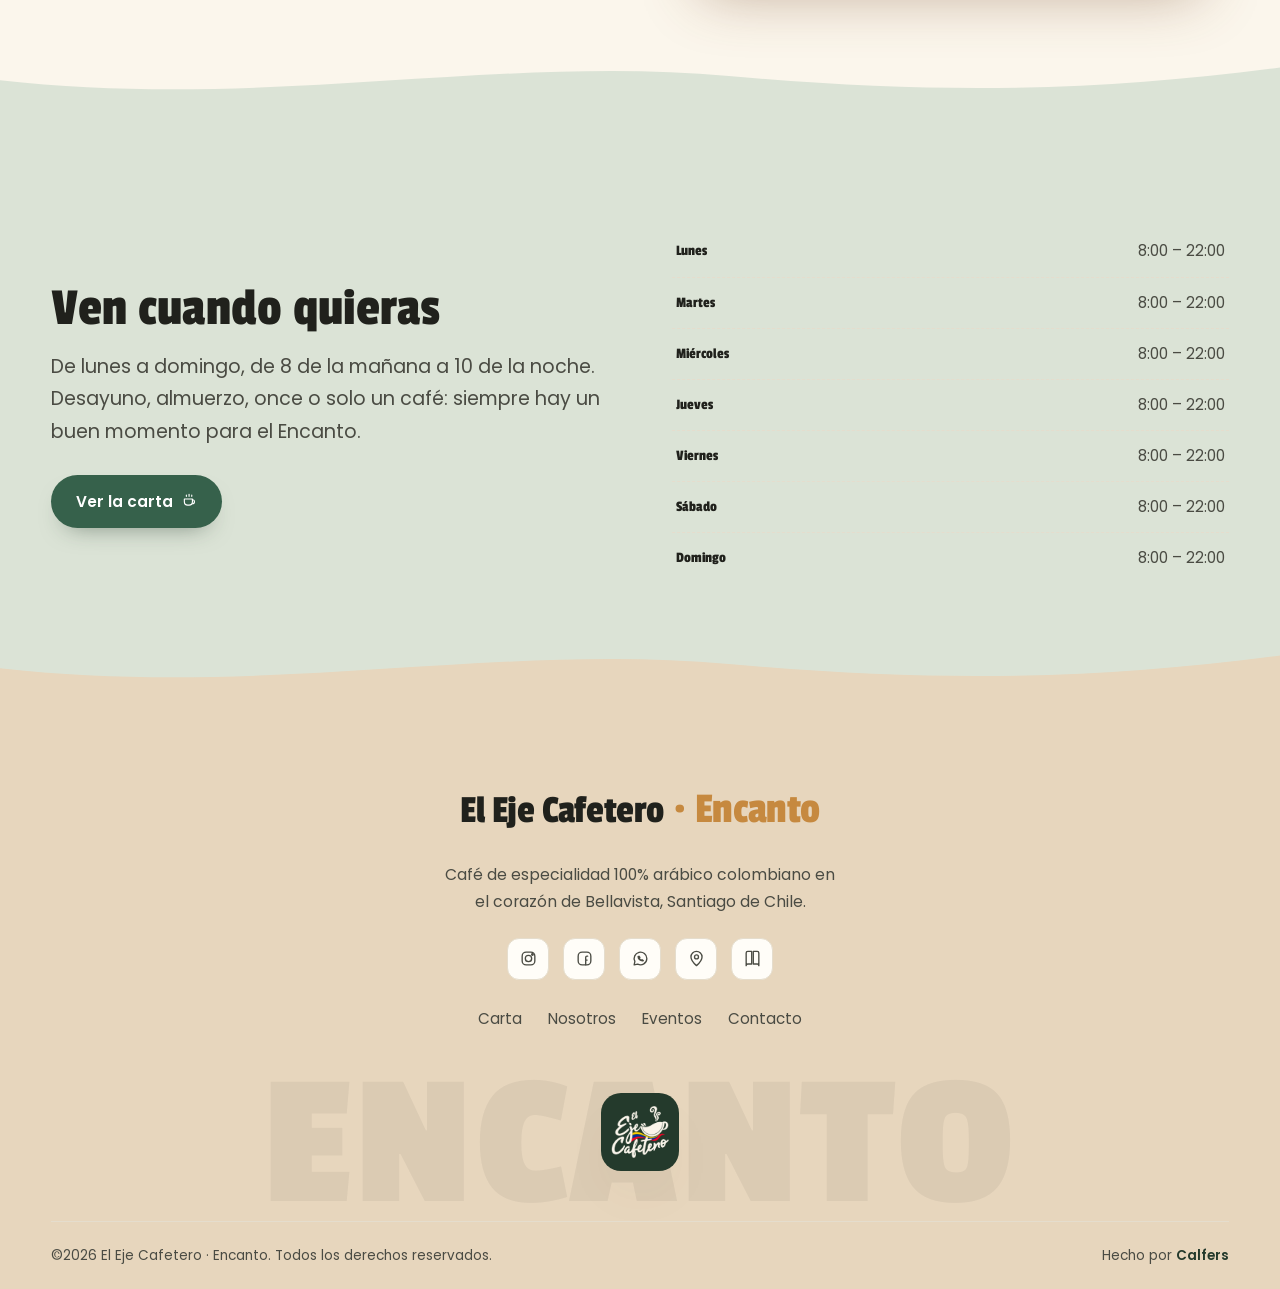
<file: contacto.html>
<!DOCTYPE html>
<html lang="es">
<head>
<meta charset="UTF-8">
<meta name="viewport" content="width=device-width, initial-scale=1.0">
<title>Contacto · El Eje Cafetero — Bellavista, Santiago</title>
<meta name="description" content="Visítanos en Bellavista, Santiago de Chile. Horarios, ubicación y contacto de El Eje Cafetero · Encanto. Lunes a domingo de 8:00 a 22:00.">
<link rel="icon" href="assets/img/logo.svg">
<link rel="preconnect" href="https://fonts.googleapis.com">
<link rel="preconnect" href="https://fonts.gstatic.com" crossorigin>
<link href="https://fonts.googleapis.com/css2?family=Passion+One:wght@400;700;900&family=Poppins:wght@300;400;500;600&family=Space+Mono:wght@400;700&display=swap" rel="stylesheet">
<link rel="stylesheet" href="css/style.css">
</head>
<body>
<svg width="0" height="0" style="position:absolute" aria-hidden="true"><defs>
<symbol id="ic-leaf" viewBox="0 0 24 24"><path d="M4 20c0-9 6-16 16-16 0 10-7 16-16 16z"/><path d="M9 15c2-3 5-5 8-6"/></symbol>
<symbol id="ic-coffee" viewBox="0 0 24 24"><path d="M5 9h12v4a5 5 0 0 1-5 5H10a5 5 0 0 1-5-5z"/><path d="M17 10a3 3 0 0 1 0 6"/><path d="M8 3v2M12 2v3M16 3v2"/></symbol>
<symbol id="ic-pin" viewBox="0 0 24 24"><path d="M12 21s7-6.3 7-11a7 7 0 1 0-14 0c0 4.7 7 11 7 11z"/><circle cx="12" cy="10" r="2.5"/></symbol>
<symbol id="ic-clock" viewBox="0 0 24 24"><circle cx="12" cy="12" r="8"/><path d="M12 8v4l3 2"/></symbol>
<symbol id="ic-camera" viewBox="0 0 24 24"><path d="M4 8h3l1.5-2h7L17 8h3v11H4z"/><circle cx="12" cy="13" r="3.2"/></symbol>
<symbol id="ic-instagram" viewBox="0 0 24 24"><rect x="4" y="4" width="16" height="16" rx="5"/><circle cx="12" cy="12" r="4"/><circle cx="17" cy="7" r="1"/></symbol>
<symbol id="ic-facebook" viewBox="0 0 24 24"><rect x="4" y="4" width="16" height="16" rx="5"/><path d="M13.5 20v-6M13.3 14h2M13.5 14v-3.4c0-1 .6-1.6 1.6-1.6H16"/></symbol>
<symbol id="ic-whatsapp" viewBox="0 0 24 24"><path d="M20 12a8 8 0 0 1-11.5 7.2L4 20l.9-4.3A8 8 0 1 1 20 12z"/><path d="M9 9.5c0 3 2.5 5.5 5.5 5.5.6 0 1-.5 1-.5l-1.5-1-1 .7c-1.2-.6-2.1-1.5-2.5-2.6l.7-.9-1-1.5s-.5.4-.7.8z"/></symbol>
<symbol id="ic-arrow-ur" viewBox="0 0 24 24"><path d="M7 17L17 7M9 7h8v8"/></symbol>
<symbol id="ic-arrow-up" viewBox="0 0 24 24"><path d="M12 19V5M6 11l6-6 6 6"/></symbol>
<symbol id="ic-heart" viewBox="0 0 24 24"><path d="M12 20s-7-4.6-7-9.5A3.7 3.7 0 0 1 12 7a3.7 3.7 0 0 1 7 3.5C19 15.4 12 20 12 20z"/></symbol>
<symbol id="ic-map" viewBox="0 0 24 24"><path d="M9 4L3 6v14l6-2 6 2 6-2V4l-6 2z"/><path d="M9 4v14M15 6v14"/></symbol>
<symbol id="ic-book" viewBox="0 0 24 24"><path d="M4 5a2 2 0 0 1 2-2h5v16H6a2 2 0 0 0-2 2z"/><path d="M20 5a2 2 0 0 0-2-2h-5v16h5a2 2 0 0 1 2 2z"/></symbol>
</defs></svg>

<div class="bg-ambient"></div><div class="bg-noise"></div><div id="veil"></div>

<!-- KINETIC NAV -->
<header class="kn-head">
  <div class="wrap"><div class="kn-bar">
    <a href="index.html" class="brand kn-brand"><img src="assets/img/logo.png" alt=""><span class="bt"><b>El Eje Cafetero</b><small>Encanto</small></span></a>
    <div class="kn-toggle" role="button" aria-label="Abrir menú" tabindex="0">
      <span class="kn-words"><span>Menú</span><span>Cerrar</span></span>
      <svg class="kn-plus" viewBox="0 0 16 16" aria-hidden="true"><path d="M7.33 16V0h1.34v16z" fill="currentColor"/><path d="M16 8.67H0V7.33h16z" fill="currentColor"/></svg>
    </div>
  </div></div>
</header>
<div class="kn-overlay">
  <div class="kn-scrim"></div>
  <div class="kn-drawer">
    <div class="kn-panel p1"></div><div class="kn-panel p2"></div><div class="kn-panel p3"></div>
    <div class="kn-content">
      <img class="kn-branch" src="assets/img/cafe1.svg" alt="">
      <div class="kn-eyebrow">El Eje Cafetero · Encanto</div>
      <ul class="kn-list">
        <li><a href="index.html"><span class="kn-n">01</span> Inicio</a></li>
        <li><a href="carta.html"><span class="kn-n">02</span> Carta</a></li>
        <li><a href="nosotros.html"><span class="kn-n">03</span> Nosotros</a></li>
        <li><a href="eventos.html"><span class="kn-n">04</span> Eventos</a></li>
        <li><a href="contacto.html"><span class="kn-n">05</span> Contacto</a></li>
      </ul>
      <div class="kn-foot">
        <span class="l"><svg class="ic"><use href="#ic-pin"/></svg> Barrio Bellavista, Santiago</span>
        <span class="l"><svg class="ic"><use href="#ic-clock"/></svg> Lun a Dom · 8:00 – 22:00</span>
        <a class="l" href="https://www.instagram.com/encanto_elejecafetero/" target="_blank" rel="noopener"><svg class="ic"><use href="#ic-instagram"/></svg> @encanto_elejecafetero</a>
      </div>
    </div>
  </div>
</div>

<section class="page-hero">
  <div class="wrap" data-reveal>
    <h1 class="h-xl">Te esperamos en <span class="script">Bellavista</span></h1>
    <p class="lead center mt-s" style="margin-inline:auto">Ven a disfrutar del mejor café colombiano en el barrio más bohemio de Santiago. Abiertos todos los días.</p>
    <div class="crumb"><a href="index.html">Inicio</a> · Contacto</div>
  </div>
</section>

<!-- INFO rows -->
<section class="section" style="padding-top:24px">
  <div class="wrap info-row">
    <div class="info" data-reveal data-delay="1"><div class="ii"><svg class="ic"><use href="#ic-pin"/></svg></div><div><b>Ubicación</b><p>Barrio Bellavista<br>Santiago de Chile</p></div></div>
    <div class="info" data-reveal data-delay="2"><div class="ii"><svg class="ic"><use href="#ic-clock"/></svg></div><div><b>Horario</b><p>Lunes a Domingo<br>8:00 – 22:00 hrs</p></div></div>
    <div class="info" data-reveal data-delay="3"><div class="ii"><svg class="ic"><use href="#ic-instagram"/></svg></div><div><b>Instagram</b><p><a href="https://www.instagram.com/encanto_elejecafetero/" target="_blank" rel="noopener">@encanto_elejecafetero</a><br>39.5k seguidores</p></div></div>
  </div>
</section>

<!-- MAP + ESCRÍBENOS -->
<section class="section" style="padding-top:0">
  <div class="wrap zz" style="align-items:start">
    <div class="zz-text" data-reveal="left">
      <h2 class="h-lg">Encuéntranos</h2>
      <p class="lead mt-s">Estamos en pleno Bellavista, rodeados del ambiente artístico y bohemio del barrio. Fácil de llegar en metro (Estación Baquedano) o caminando desde el centro.</p>
      <div class="map-embed mt-m">
        <iframe title="Ubicación en Bellavista" src="https://www.google.com/maps?q=Barrio+Bellavista+Santiago+Chile&z=15&output=embed" loading="lazy" referrerpolicy="no-referrer-when-downgrade"></iframe>
      </div>
      <div class="hero-cta mt-m">
        <a href="https://www.google.com/maps/search/cafeteria+bellavista+santiago" target="_blank" rel="noopener" class="btn"><svg class="ic"><use href="#ic-map"/></svg> Abrir en Maps</a>
        <a href="https://wa.me/56900000000" target="_blank" rel="noopener" class="btn btn-wa"><svg class="ic"><use href="#ic-whatsapp"/></svg> WhatsApp</a>
      </div>
    </div>
    <div class="zz-text" data-reveal="right">
      <div class="quote" data-phone="56900000000" data-greeting="Hola El Eje Cafetero," data-intro="Me gustaría escribirles:" data-outro="¿Podemos conversar los detalles? ¡Gracias!">
        <h2>Escríbenos</h2>
        <div class="q-step">
          <div class="q-label"><b>1</b> · ¿En qué te ayudamos?</div>
          <div class="q-opts" data-line="Motivo">
            <button class="q-opt sel">Consulta general</button>
            <button class="q-opt">Reservar un evento</button>
            <button class="q-opt">Imprime tu foto</button>
            <button class="q-opt">Trabaja con nosotros</button>
          </div>
        </div>
        <div class="q-step">
          <div class="q-label"><b>2</b> · ¿Cuántos vienen?</div>
          <div class="q-opts" data-line="Personas">
            <button class="q-opt sel">Vengo solo/a</button>
            <button class="q-opt">2 a 4</button>
            <button class="q-opt">Un grupo grande</button>
          </div>
        </div>
        <div class="q-step">
          <div class="q-label"><b>3</b> · ¿Cuándo nos visitas?</div>
          <div class="q-opts" data-line="Cuándo">
            <button class="q-opt sel">Hoy</button>
            <button class="q-opt">Este fin de semana</button>
            <button class="q-opt">Otro día</button>
          </div>
        </div>
        <div class="q-preview">
          <div class="q-plabel">TU MENSAJE</div>
          <pre></pre>
        </div>
        <div class="q-send">
          <a class="btn btn-wa" data-wa target="_blank" rel="noopener"><svg class="ic"><use href="#ic-whatsapp"/></svg> Enviar por WhatsApp</a>
        </div>
        <p class="q-note">Te responderemos lo antes posible. También en <a href="https://www.instagram.com/encanto_elejecafetero/" target="_blank" rel="noopener" style="color:var(--coral-deep)">Instagram</a>.</p>
      </div>
    </div>
  </div>
</section>

<!-- HORARIOS -->
<section class="section sec-green wv-sage">
  <div class="wrap zz" style="align-items:center">
    <div class="zz-text" data-reveal="left">
      <h2 class="h-lg">Ven cuando quieras</h2>
      <p class="lead mt-s">De lunes a domingo, de 8 de la mañana a 10 de la noche. Desayuno, almuerzo, once o solo un café: siempre hay un buen momento para el Encanto.</p>
      <a href="carta.html" class="btn mt-m">Ver la carta <svg class="ic"><use href="#ic-coffee"/></svg></a>
    </div>
    <div class="zz-text" data-reveal="right">
      <div class="hours">
        <div class="h"><span class="d">Lunes</span><span class="t">8:00 – 22:00</span></div>
        <div class="h"><span class="d">Martes</span><span class="t">8:00 – 22:00</span></div>
        <div class="h"><span class="d">Miércoles</span><span class="t">8:00 – 22:00</span></div>
        <div class="h"><span class="d">Jueves</span><span class="t">8:00 – 22:00</span></div>
        <div class="h"><span class="d">Viernes</span><span class="t">8:00 – 22:00</span></div>
        <div class="h"><span class="d">Sábado</span><span class="t">8:00 – 22:00</span></div>
        <div class="h"><span class="d">Domingo</span><span class="t">8:00 – 22:00</span></div>
      </div>
    </div>
  </div>
</section>

<footer class="foot">
  <div class="wrap">
    <div class="foot-top">
      <div class="foot-name">El Eje Cafetero <span class="script">· Encanto</span></div>
      <p class="foot-tag">Café de especialidad 100% arábico colombiano en el corazón de Bellavista, Santiago de Chile.</p>
      <div class="foot-social">
        <a href="https://www.instagram.com/encanto_elejecafetero/" target="_blank" rel="noopener" aria-label="Instagram"><svg class="ic"><use href="#ic-instagram"/></svg></a>
        <a href="https://www.facebook.com/p/El-eje-cafetero-100063530592219/" target="_blank" rel="noopener" aria-label="Facebook"><svg class="ic"><use href="#ic-facebook"/></svg></a>
        <a href="https://wa.me/56900000000" target="_blank" rel="noopener" aria-label="WhatsApp"><svg class="ic"><use href="#ic-whatsapp"/></svg></a>
        <a href="https://www.google.com/maps/search/cafeteria+bellavista+santiago" target="_blank" rel="noopener" aria-label="Mapa"><svg class="ic"><use href="#ic-pin"/></svg></a>
        <a href="carta.html" aria-label="Carta"><svg class="ic"><use href="#ic-book"/></svg></a>
      </div>
      <nav class="foot-nav">
        <a href="carta.html">Carta</a><a href="nosotros.html">Nosotros</a><a href="eventos.html">Eventos</a><a href="contacto.html">Contacto</a>
      </nav>
    </div>
    <div class="foot-word">
      <span class="foot-watermark">ENCANTO</span>
      <div class="foot-badge"><img src="assets/img/logo.png" alt="El Eje Cafetero"></div>
    </div>
    <div class="foot-legal">
      <span>©2026 El Eje Cafetero · Encanto. Todos los derechos reservados.</span>
      <span>Hecho por <a href="https://calfers.com" target="_blank" rel="noopener">Calfers</a></span>
    </div>
  </div>
</footer>
<button id="toTop" aria-label="Volver arriba"><svg class="ic"><use href="#ic-arrow-up"/></svg></button>
<script src="js/main.js"></script>
</body>
</html>
</file>
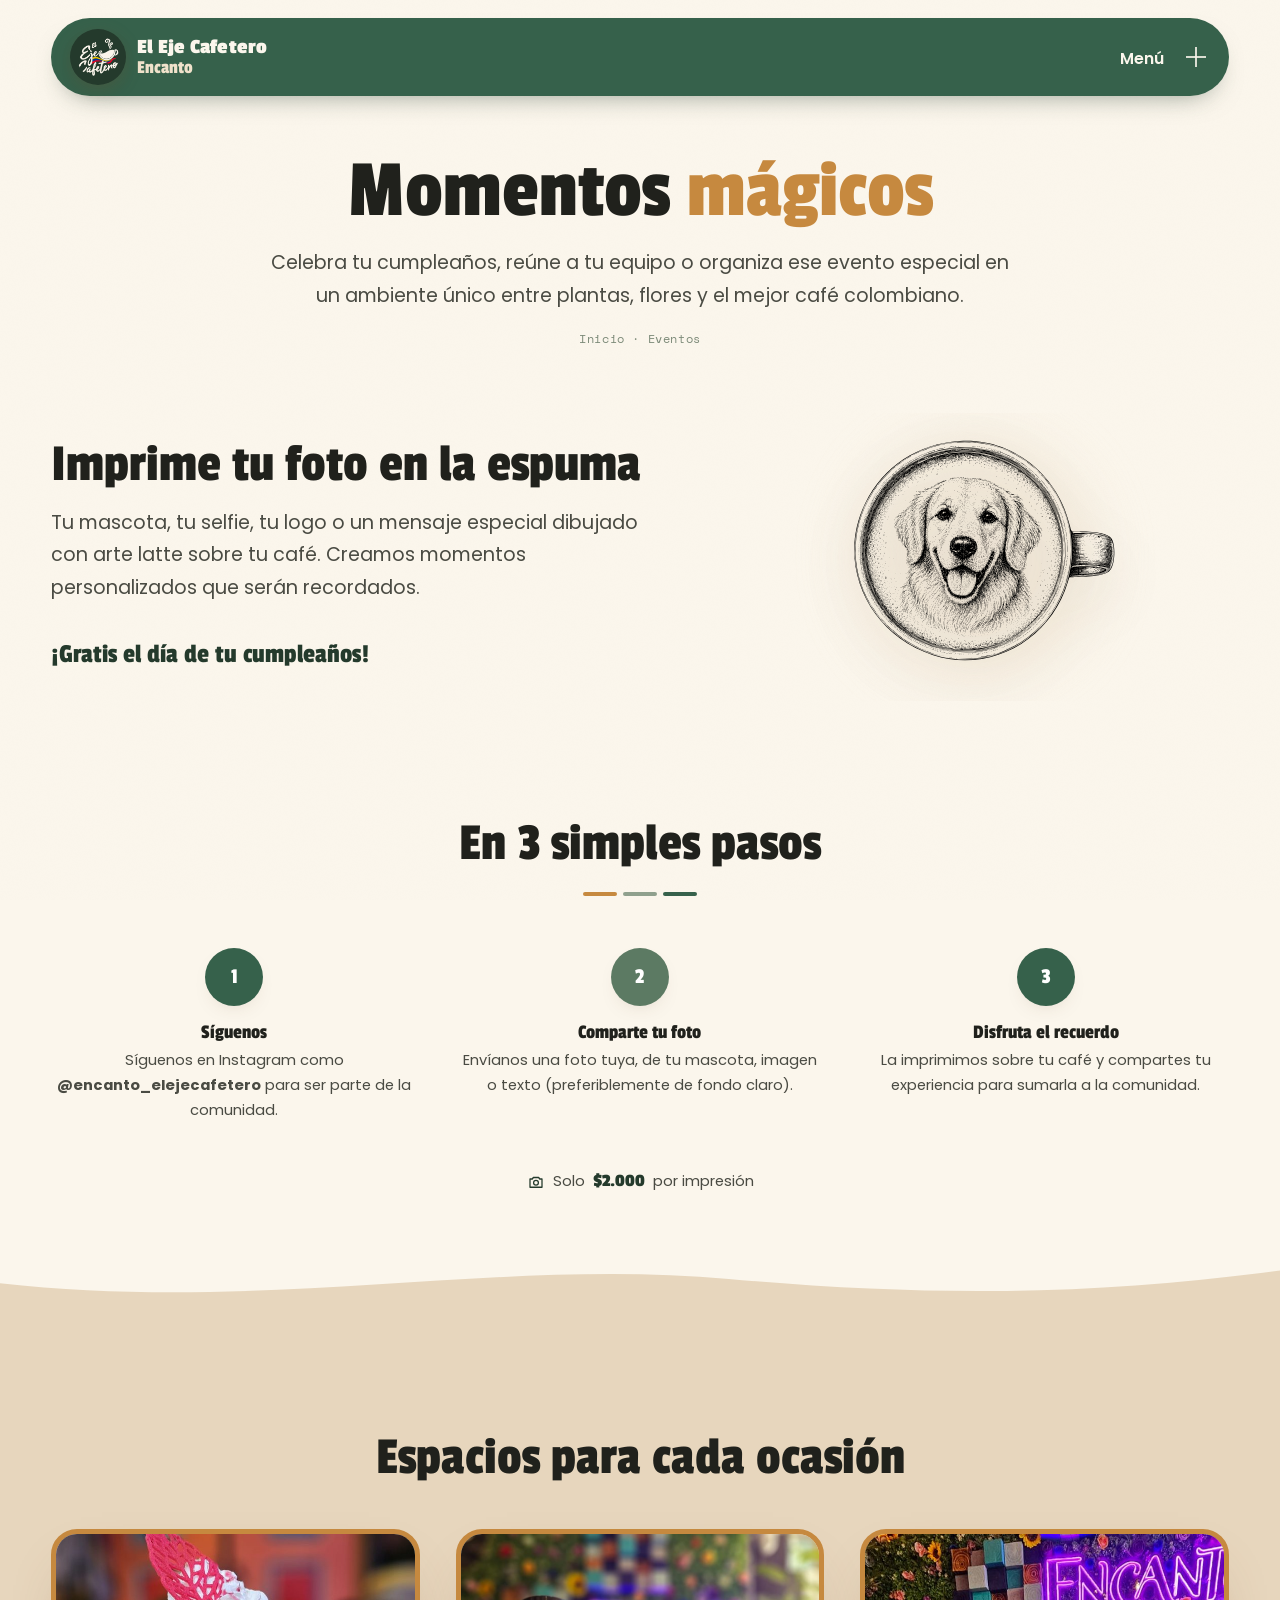
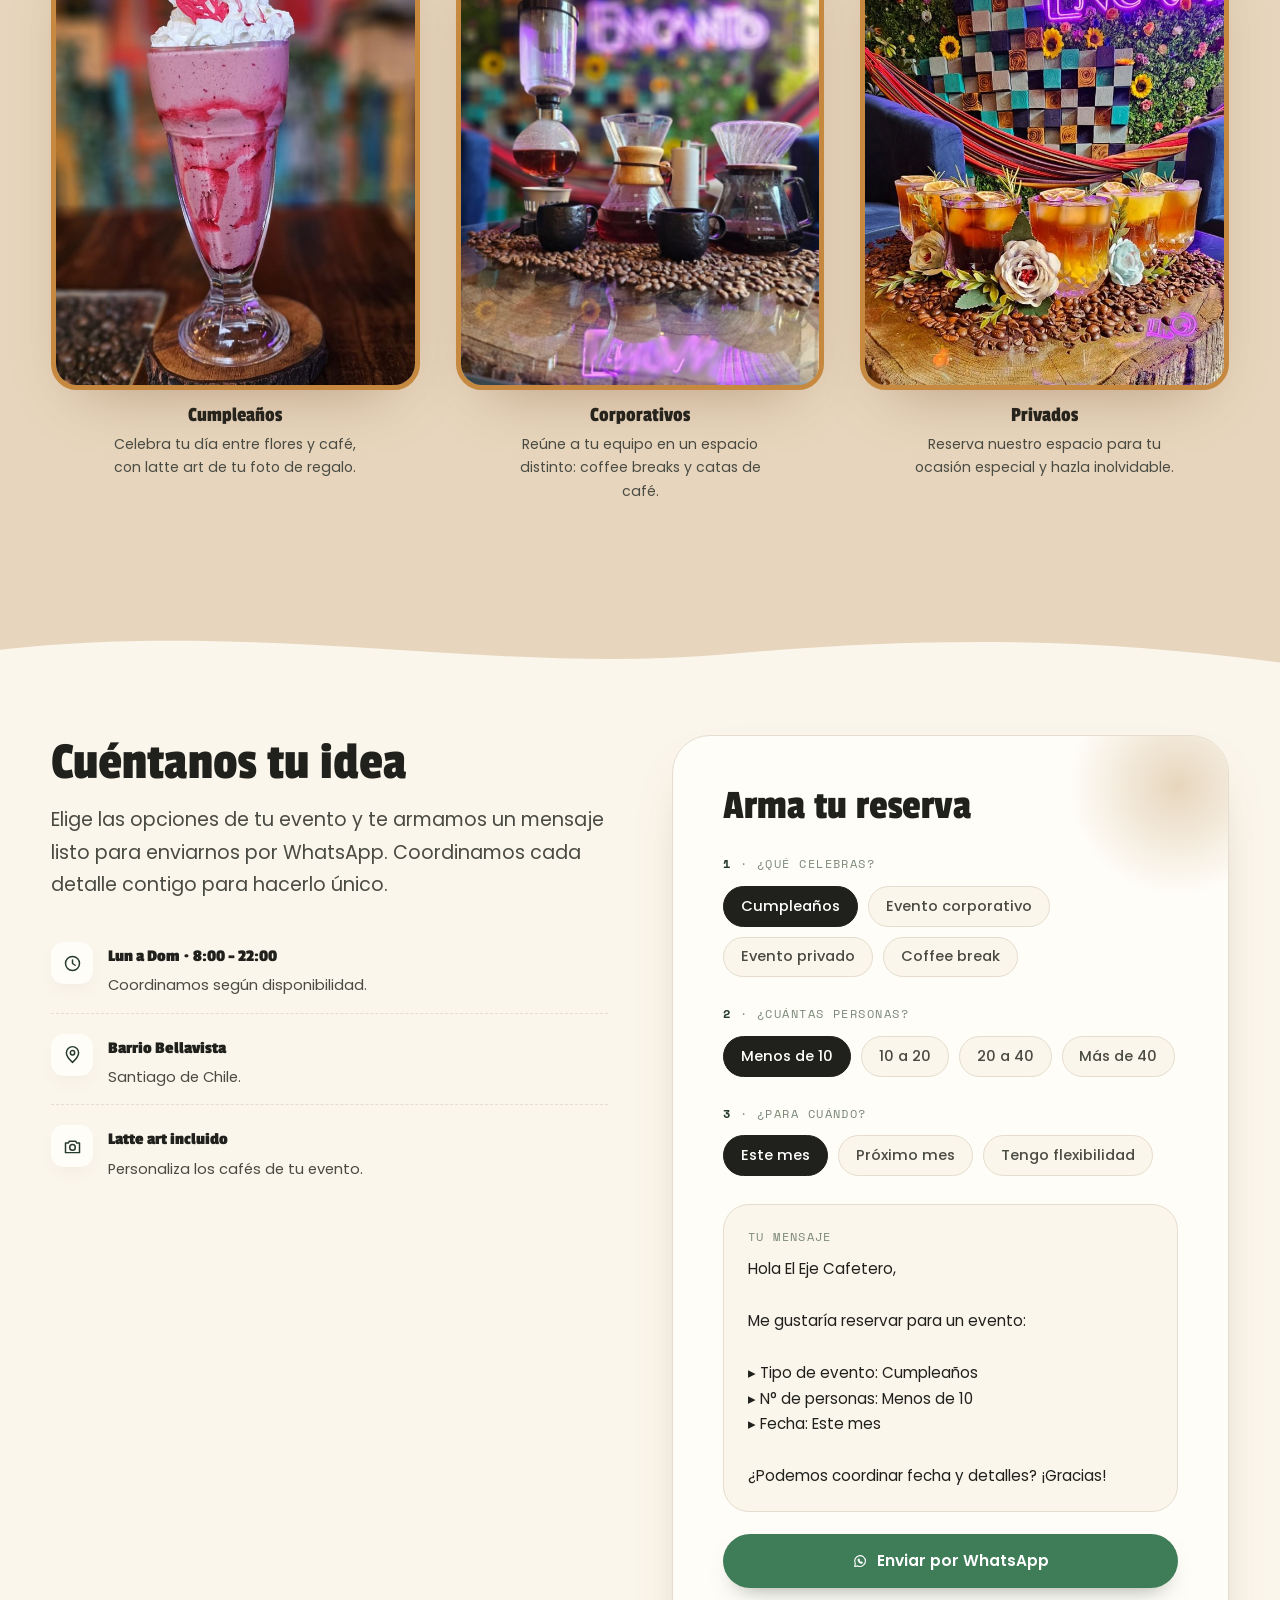
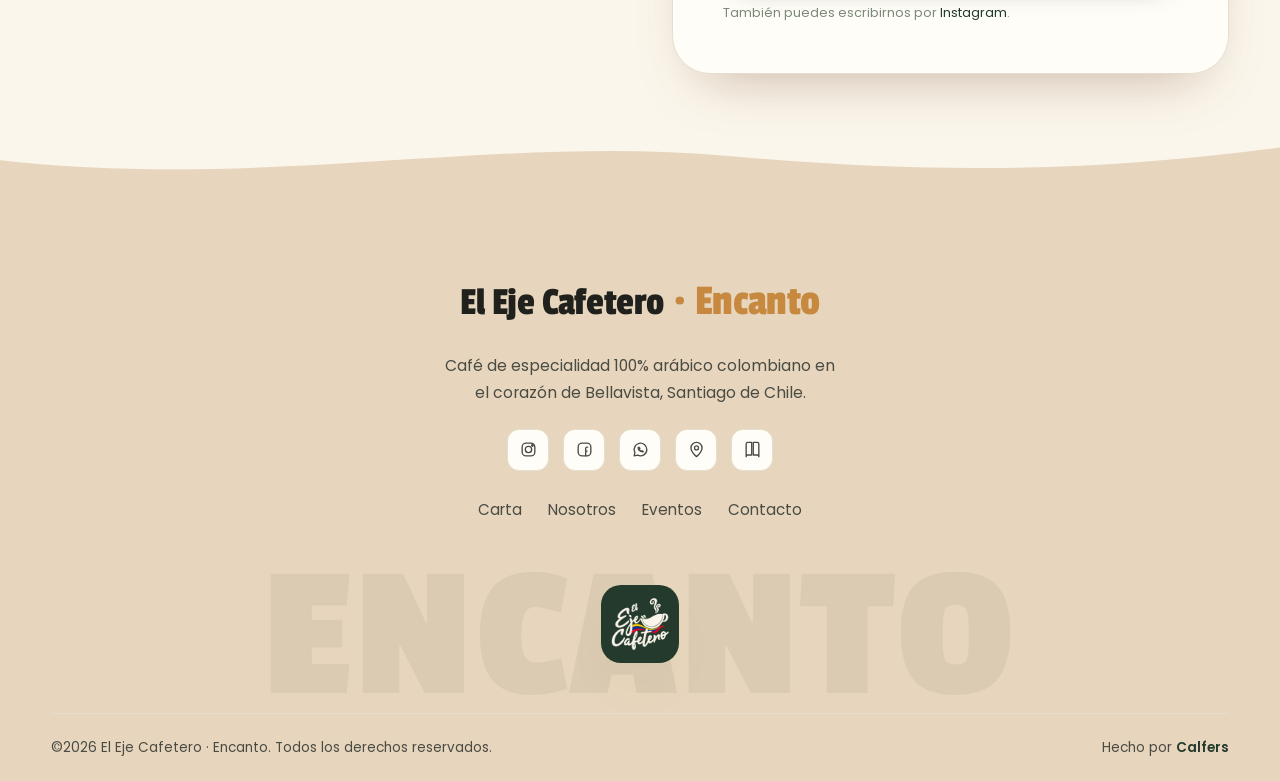
<file: eventos.html>
<!DOCTYPE html>
<html lang="es">
<head>
<meta charset="UTF-8">
<meta name="viewport" content="width=device-width, initial-scale=1.0">
<title>Eventos · El Eje Cafetero — Celebra en Bellavista</title>
<meta name="description" content="Eventos corporativos, cumpleaños y celebraciones en El Eje Cafetero. Imprime tu foto en la espuma del café. Reserva nuestro espacio en Bellavista, Santiago.">
<link rel="icon" href="assets/img/logo.svg">
<link rel="preconnect" href="https://fonts.googleapis.com">
<link rel="preconnect" href="https://fonts.gstatic.com" crossorigin>
<link href="https://fonts.googleapis.com/css2?family=Passion+One:wght@400;700;900&family=Poppins:wght@300;400;500;600&family=Space+Mono:wght@400;700&display=swap" rel="stylesheet">
<link rel="stylesheet" href="css/style.css">
</head>
<body>
<svg width="0" height="0" style="position:absolute" aria-hidden="true"><defs>
<symbol id="ic-leaf" viewBox="0 0 24 24"><path d="M4 20c0-9 6-16 16-16 0 10-7 16-16 16z"/><path d="M9 15c2-3 5-5 8-6"/></symbol>
<symbol id="ic-coffee" viewBox="0 0 24 24"><path d="M5 9h12v4a5 5 0 0 1-5 5H10a5 5 0 0 1-5-5z"/><path d="M17 10a3 3 0 0 1 0 6"/><path d="M8 3v2M12 2v3M16 3v2"/></symbol>
<symbol id="ic-flower" viewBox="0 0 24 24"><circle cx="12" cy="12" r="2.2"/><circle cx="12" cy="6.5" r="2.4"/><circle cx="17" cy="10" r="2.4"/><circle cx="15" cy="16" r="2.4"/><circle cx="9" cy="16" r="2.4"/><circle cx="7" cy="10" r="2.4"/></symbol>
<symbol id="ic-pin" viewBox="0 0 24 24"><path d="M12 21s7-6.3 7-11a7 7 0 1 0-14 0c0 4.7 7 11 7 11z"/><circle cx="12" cy="10" r="2.5"/></symbol>
<symbol id="ic-clock" viewBox="0 0 24 24"><circle cx="12" cy="12" r="8"/><path d="M12 8v4l3 2"/></symbol>
<symbol id="ic-camera" viewBox="0 0 24 24"><path d="M4 8h3l1.5-2h7L17 8h3v11H4z"/><circle cx="12" cy="13" r="3.2"/></symbol>
<symbol id="ic-instagram" viewBox="0 0 24 24"><rect x="4" y="4" width="16" height="16" rx="5"/><circle cx="12" cy="12" r="4"/><circle cx="17" cy="7" r="1"/></symbol>
<symbol id="ic-facebook" viewBox="0 0 24 24"><rect x="4" y="4" width="16" height="16" rx="5"/><path d="M13.5 20v-6M13.3 14h2M13.5 14v-3.4c0-1 .6-1.6 1.6-1.6H16"/></symbol>
<symbol id="ic-whatsapp" viewBox="0 0 24 24"><path d="M20 12a8 8 0 0 1-11.5 7.2L4 20l.9-4.3A8 8 0 1 1 20 12z"/><path d="M9 9.5c0 3 2.5 5.5 5.5 5.5.6 0 1-.5 1-.5l-1.5-1-1 .7c-1.2-.6-2.1-1.5-2.5-2.6l.7-.9-1-1.5s-.5.4-.7.8z"/></symbol>
<symbol id="ic-arrow-ur" viewBox="0 0 24 24"><path d="M7 17L17 7M9 7h8v8"/></symbol>
<symbol id="ic-arrow-up" viewBox="0 0 24 24"><path d="M12 19V5M6 11l6-6 6 6"/></symbol>
<symbol id="ic-heart" viewBox="0 0 24 24"><path d="M12 20s-7-4.6-7-9.5A3.7 3.7 0 0 1 12 7a3.7 3.7 0 0 1 7 3.5C19 15.4 12 20 12 20z"/></symbol>
<symbol id="ic-gift" viewBox="0 0 24 24"><path d="M4 11h16v9H4z"/><path d="M4 8h16v3H4zM12 8v12M12 8c-2-3-6-1-4 1M12 8c2-3 6-1 4 1"/></symbol>
<symbol id="ic-users" viewBox="0 0 24 24"><circle cx="9" cy="8" r="3"/><path d="M3 20c0-3.3 2.7-5 6-5s6 1.7 6 5"/><path d="M16 5.2A3 3 0 0 1 16 10.8M21 20c0-2.8-1.7-4.4-4-4.8"/></symbol>
<symbol id="ic-sparkle" viewBox="0 0 24 24"><path d="M12 3l1.6 5.4L19 10l-5.4 1.6L12 17l-1.6-5.4L5 10l5.4-1.6z"/></symbol>
<symbol id="ic-book" viewBox="0 0 24 24"><path d="M4 5a2 2 0 0 1 2-2h5v16H6a2 2 0 0 0-2 2z"/><path d="M20 5a2 2 0 0 0-2-2h-5v16h5a2 2 0 0 1 2 2z"/></symbol>
</defs></svg>

<div class="bg-ambient"></div><div class="bg-noise"></div><div id="veil"></div>

<!-- KINETIC NAV -->
<header class="kn-head">
  <div class="wrap"><div class="kn-bar">
    <a href="index.html" class="brand kn-brand"><img src="assets/img/logo.png" alt=""><span class="bt"><b>El Eje Cafetero</b><small>Encanto</small></span></a>
    <div class="kn-toggle" role="button" aria-label="Abrir menú" tabindex="0">
      <span class="kn-words"><span>Menú</span><span>Cerrar</span></span>
      <svg class="kn-plus" viewBox="0 0 16 16" aria-hidden="true"><path d="M7.33 16V0h1.34v16z" fill="currentColor"/><path d="M16 8.67H0V7.33h16z" fill="currentColor"/></svg>
    </div>
  </div></div>
</header>
<div class="kn-overlay">
  <div class="kn-scrim"></div>
  <div class="kn-drawer">
    <div class="kn-panel p1"></div><div class="kn-panel p2"></div><div class="kn-panel p3"></div>
    <div class="kn-content">
      <img class="kn-branch" src="assets/img/cafe1.svg" alt="">
      <div class="kn-eyebrow">El Eje Cafetero · Encanto</div>
      <ul class="kn-list">
        <li><a href="index.html"><span class="kn-n">01</span> Inicio</a></li>
        <li><a href="carta.html"><span class="kn-n">02</span> Carta</a></li>
        <li><a href="nosotros.html"><span class="kn-n">03</span> Nosotros</a></li>
        <li><a href="eventos.html"><span class="kn-n">04</span> Eventos</a></li>
        <li><a href="contacto.html"><span class="kn-n">05</span> Contacto</a></li>
      </ul>
      <div class="kn-foot">
        <span class="l"><svg class="ic"><use href="#ic-pin"/></svg> Barrio Bellavista, Santiago</span>
        <span class="l"><svg class="ic"><use href="#ic-clock"/></svg> Lun a Dom · 8:00 – 22:00</span>
        <a class="l" href="https://www.instagram.com/encanto_elejecafetero/" target="_blank" rel="noopener"><svg class="ic"><use href="#ic-instagram"/></svg> @encanto_elejecafetero</a>
      </div>
    </div>
  </div>
</div>

<section class="page-hero">
  <div class="wrap" data-reveal>
    <h1 class="h-xl">Momentos <span class="script">mágicos</span></h1>
    <p class="lead center mt-s" style="margin-inline:auto">Celebra tu cumpleaños, reúne a tu equipo o organiza ese evento especial en un ambiente único entre plantas, flores y el mejor café colombiano.</p>
    <div class="crumb"><a href="index.html">Inicio</a> · Eventos</div>
  </div>
</section>

<!-- IMPRIME TU FOTO -->
<section class="section" style="padding-top:24px">
  <div class="wrap">
    <div class="print-band" data-reveal="scale">
      <div class="pb-grid">
        <div>
          <h2 class="h-lg">Imprime tu foto en la espuma</h2>
          <p class="lead mt-s">Tu mascota, tu selfie, tu logo o un mensaje especial dibujado con arte latte sobre tu café. Creamos momentos personalizados que serán recordados.</p>
          <p class="mt-m" style="font-family:var(--font-script);font-size:1.7rem;color:var(--coral-deep)">¡Gratis el día de tu cumpleaños!</p>
        </div>
        <figure class="polaroid"><img src="assets/img/tazaperro.svg" alt="Arte latte con la foto de tu mascota"><figcaption>tu recuerdo en café</figcaption></figure>
      </div>
    </div>
  </div>
</section>

<!-- CÓMO FUNCIONA -->
<section class="section" style="padding-top:0">
  <div class="wrap head center" data-reveal>
    <h2 class="h-lg">En 3 simples pasos</h2>
    <div class="tri-thread"><i></i><i></i><i></i></div>
  </div>
  <div class="wrap steps mt-l">
    <div class="st" data-reveal data-delay="1"><div class="no">1</div><h3>Síguenos</h3><p>Síguenos en Instagram como <b>@encanto_elejecafetero</b> para ser parte de la comunidad.</p></div>
    <div class="st" data-reveal data-delay="2"><div class="no">2</div><h3>Comparte tu foto</h3><p>Envíanos una foto tuya, de tu mascota, imagen o texto (preferiblemente de fondo claro).</p></div>
    <div class="st" data-reveal data-delay="3"><div class="no">3</div><h3>Disfruta el recuerdo</h3><p>La imprimimos sobre tu café y compartes tu experiencia para sumarla a la comunidad.</p></div>
  </div>
  <div class="center mt-l" data-reveal><span class="price-tag"><svg class="ic" style="width:18px;height:18px;color:var(--coral-deep)"><use href="#ic-camera"/></svg> Solo <b>$2.000</b> por impresión</span></div>
</section>

<!-- TIPOS DE EVENTO (framed, sin cajas) -->
<section class="section sec-sage wv-sage">
  <div class="wrap head center" data-reveal>
    <h2 class="h-lg">Espacios para cada ocasión</h2>
  </div>
  <div class="wrap method-strip mt-l">
    <div class="method" data-reveal data-delay="1"><div class="ph"><img src="assets/img/frappe-pink.jpg" alt="Cumpleaños"></div><h4>Cumpleaños</h4><p>Celebra tu día entre flores y café, con latte art de tu foto de regalo.</p></div>
    <div class="method" data-reveal data-delay="2"><div class="ph"><img src="assets/img/filtrados.jpg" alt="Eventos corporativos"></div><h4>Corporativos</h4><p>Reúne a tu equipo en un espacio distinto: coffee breaks y catas de café.</p></div>
    <div class="method" data-reveal data-delay="3"><div class="ph"><img src="assets/img/coldbrew-neon.jpg" alt="Eventos privados"></div><h4>Privados</h4><p>Reserva nuestro espacio para tu ocasión especial y hazla inolvidable.</p></div>
  </div>
</section>

<!-- RESERVA (quote builder) -->
<section class="section" id="reservar">
  <div class="wrap zz" style="align-items:start">
    <div class="zz-text" data-reveal="left">
      <h2 class="h-lg">Cuéntanos tu idea</h2>
      <p class="lead mt-s">Elige las opciones de tu evento y te armamos un mensaje listo para enviarnos por WhatsApp. Coordinamos cada detalle contigo para hacerlo único.</p>
      <ul class="feature-list mt-m">
        <li><span class="fi"><svg class="ic"><use href="#ic-clock"/></svg></span><div><b>Lun a Dom · 8:00 – 22:00</b><span>Coordinamos según disponibilidad.</span></div></li>
        <li><span class="fi"><svg class="ic"><use href="#ic-pin"/></svg></span><div><b>Barrio Bellavista</b><span>Santiago de Chile.</span></div></li>
        <li><span class="fi"><svg class="ic"><use href="#ic-camera"/></svg></span><div><b>Latte art incluido</b><span>Personaliza los cafés de tu evento.</span></div></li>
      </ul>
    </div>
    <div class="zz-text" data-reveal="right">
      <div class="quote" data-phone="56900000000" data-greeting="Hola El Eje Cafetero," data-intro="Me gustaría reservar para un evento:" data-outro="¿Podemos coordinar fecha y detalles? ¡Gracias!">
        <h2>Arma tu reserva</h2>
        <div class="q-step">
          <div class="q-label"><b>1</b> · ¿Qué celebras?</div>
          <div class="q-opts" data-line="Tipo de evento">
            <button class="q-opt sel">Cumpleaños</button>
            <button class="q-opt">Evento corporativo</button>
            <button class="q-opt">Evento privado</button>
            <button class="q-opt">Coffee break</button>
          </div>
        </div>
        <div class="q-step">
          <div class="q-label"><b>2</b> · ¿Cuántas personas?</div>
          <div class="q-opts" data-line="N° de personas">
            <button class="q-opt sel">Menos de 10</button>
            <button class="q-opt">10 a 20</button>
            <button class="q-opt">20 a 40</button>
            <button class="q-opt">Más de 40</button>
          </div>
        </div>
        <div class="q-step">
          <div class="q-label"><b>3</b> · ¿Para cuándo?</div>
          <div class="q-opts" data-line="Fecha">
            <button class="q-opt sel">Este mes</button>
            <button class="q-opt">Próximo mes</button>
            <button class="q-opt">Tengo flexibilidad</button>
          </div>
        </div>
        <div class="q-preview">
          <div class="q-plabel">TU MENSAJE</div>
          <pre></pre>
        </div>
        <div class="q-send">
          <a class="btn btn-wa" data-wa target="_blank" rel="noopener"><svg class="ic"><use href="#ic-whatsapp"/></svg> Enviar por WhatsApp</a>
        </div>
        <p class="q-note">También puedes escribirnos por <a href="https://www.instagram.com/encanto_elejecafetero/" target="_blank" rel="noopener" style="color:var(--coral-deep)">Instagram</a>.</p>
      </div>
    </div>
  </div>
</section>

<footer class="foot">
  <div class="wrap">
    <div class="foot-top">
      <div class="foot-name">El Eje Cafetero <span class="script">· Encanto</span></div>
      <p class="foot-tag">Café de especialidad 100% arábico colombiano en el corazón de Bellavista, Santiago de Chile.</p>
      <div class="foot-social">
        <a href="https://www.instagram.com/encanto_elejecafetero/" target="_blank" rel="noopener" aria-label="Instagram"><svg class="ic"><use href="#ic-instagram"/></svg></a>
        <a href="https://www.facebook.com/p/El-eje-cafetero-100063530592219/" target="_blank" rel="noopener" aria-label="Facebook"><svg class="ic"><use href="#ic-facebook"/></svg></a>
        <a href="https://wa.me/56900000000" target="_blank" rel="noopener" aria-label="WhatsApp"><svg class="ic"><use href="#ic-whatsapp"/></svg></a>
        <a href="https://www.google.com/maps/search/cafeteria+bellavista+santiago" target="_blank" rel="noopener" aria-label="Mapa"><svg class="ic"><use href="#ic-pin"/></svg></a>
        <a href="carta.html" aria-label="Carta"><svg class="ic"><use href="#ic-book"/></svg></a>
      </div>
      <nav class="foot-nav">
        <a href="carta.html">Carta</a><a href="nosotros.html">Nosotros</a><a href="eventos.html">Eventos</a><a href="contacto.html">Contacto</a>
      </nav>
    </div>
    <div class="foot-word">
      <span class="foot-watermark">ENCANTO</span>
      <div class="foot-badge"><img src="assets/img/logo.png" alt="El Eje Cafetero"></div>
    </div>
    <div class="foot-legal">
      <span>©2026 El Eje Cafetero · Encanto. Todos los derechos reservados.</span>
      <span>Hecho por <a href="https://calfers.com" target="_blank" rel="noopener">Calfers</a></span>
    </div>
  </div>
</footer>
<button id="toTop" aria-label="Volver arriba"><svg class="ic"><use href="#ic-arrow-up"/></svg></button>
<script src="js/main.js"></script>
</body>
</html>
</file>
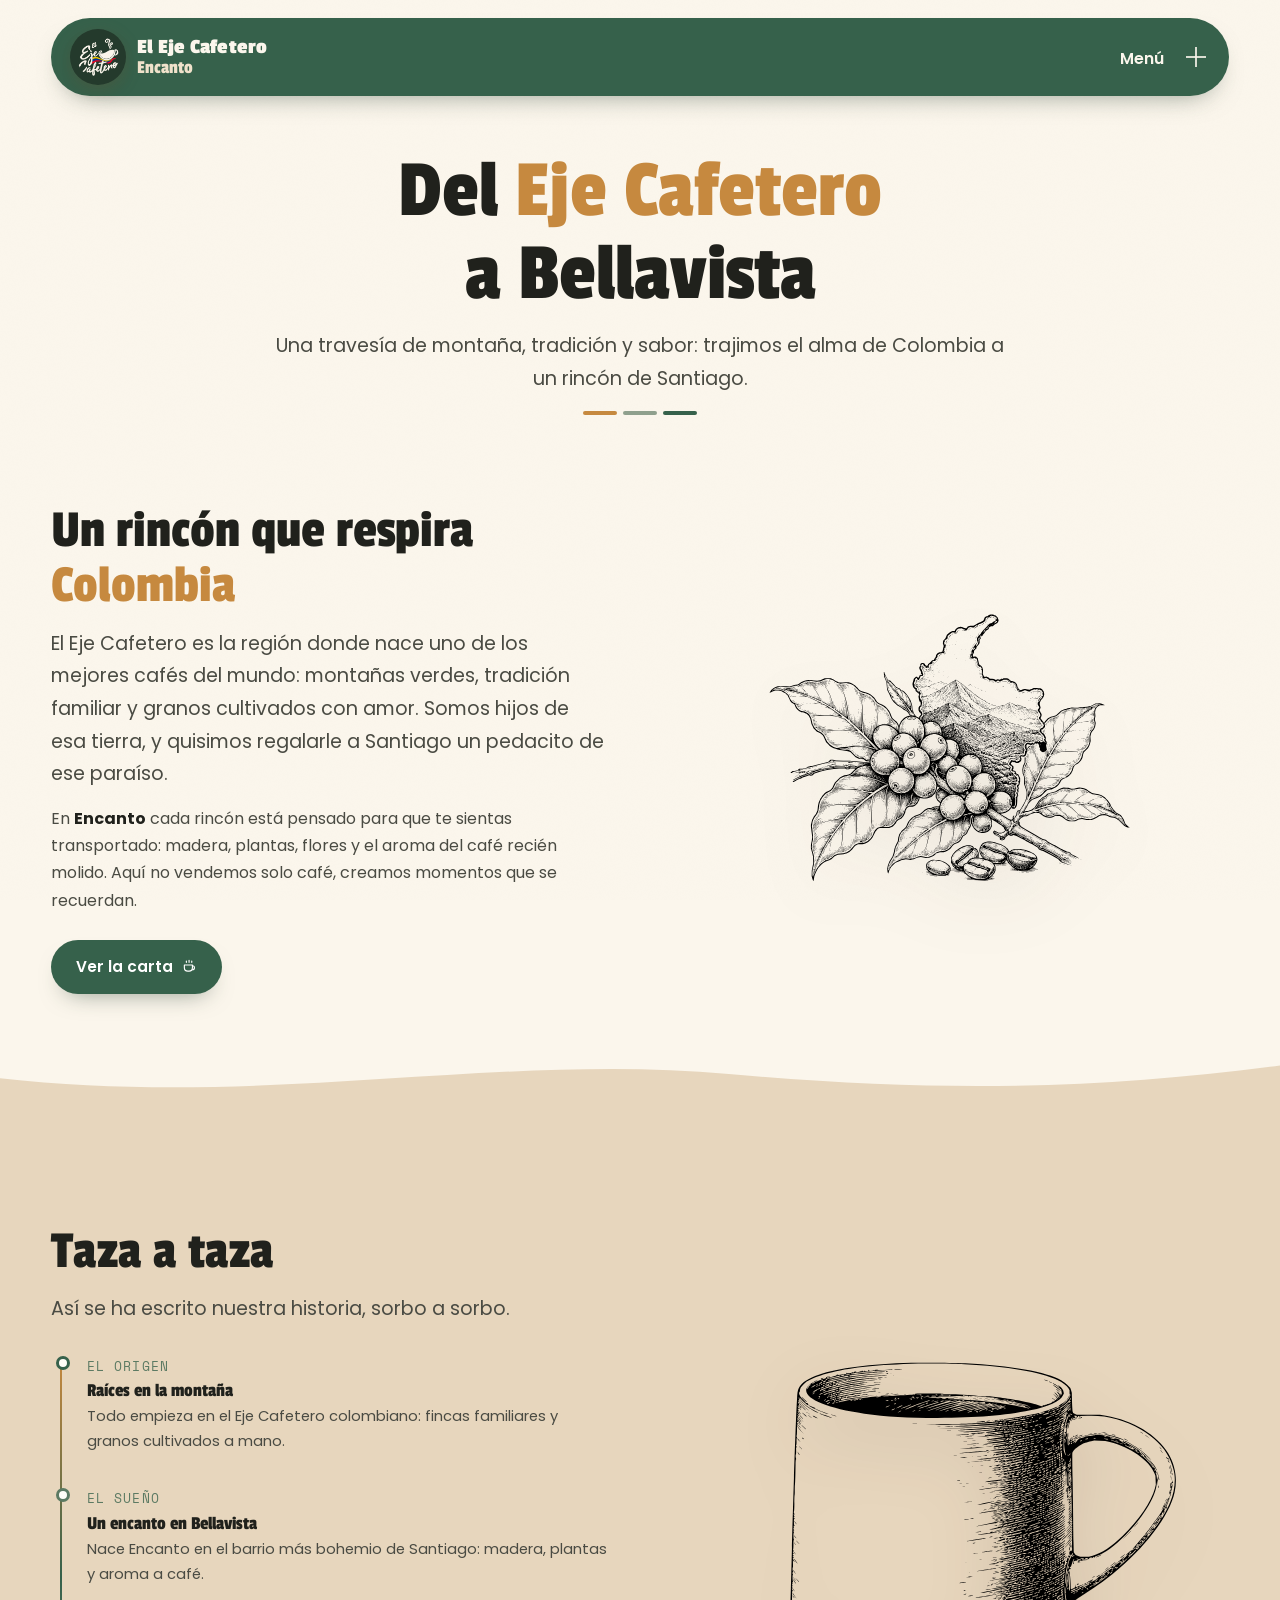
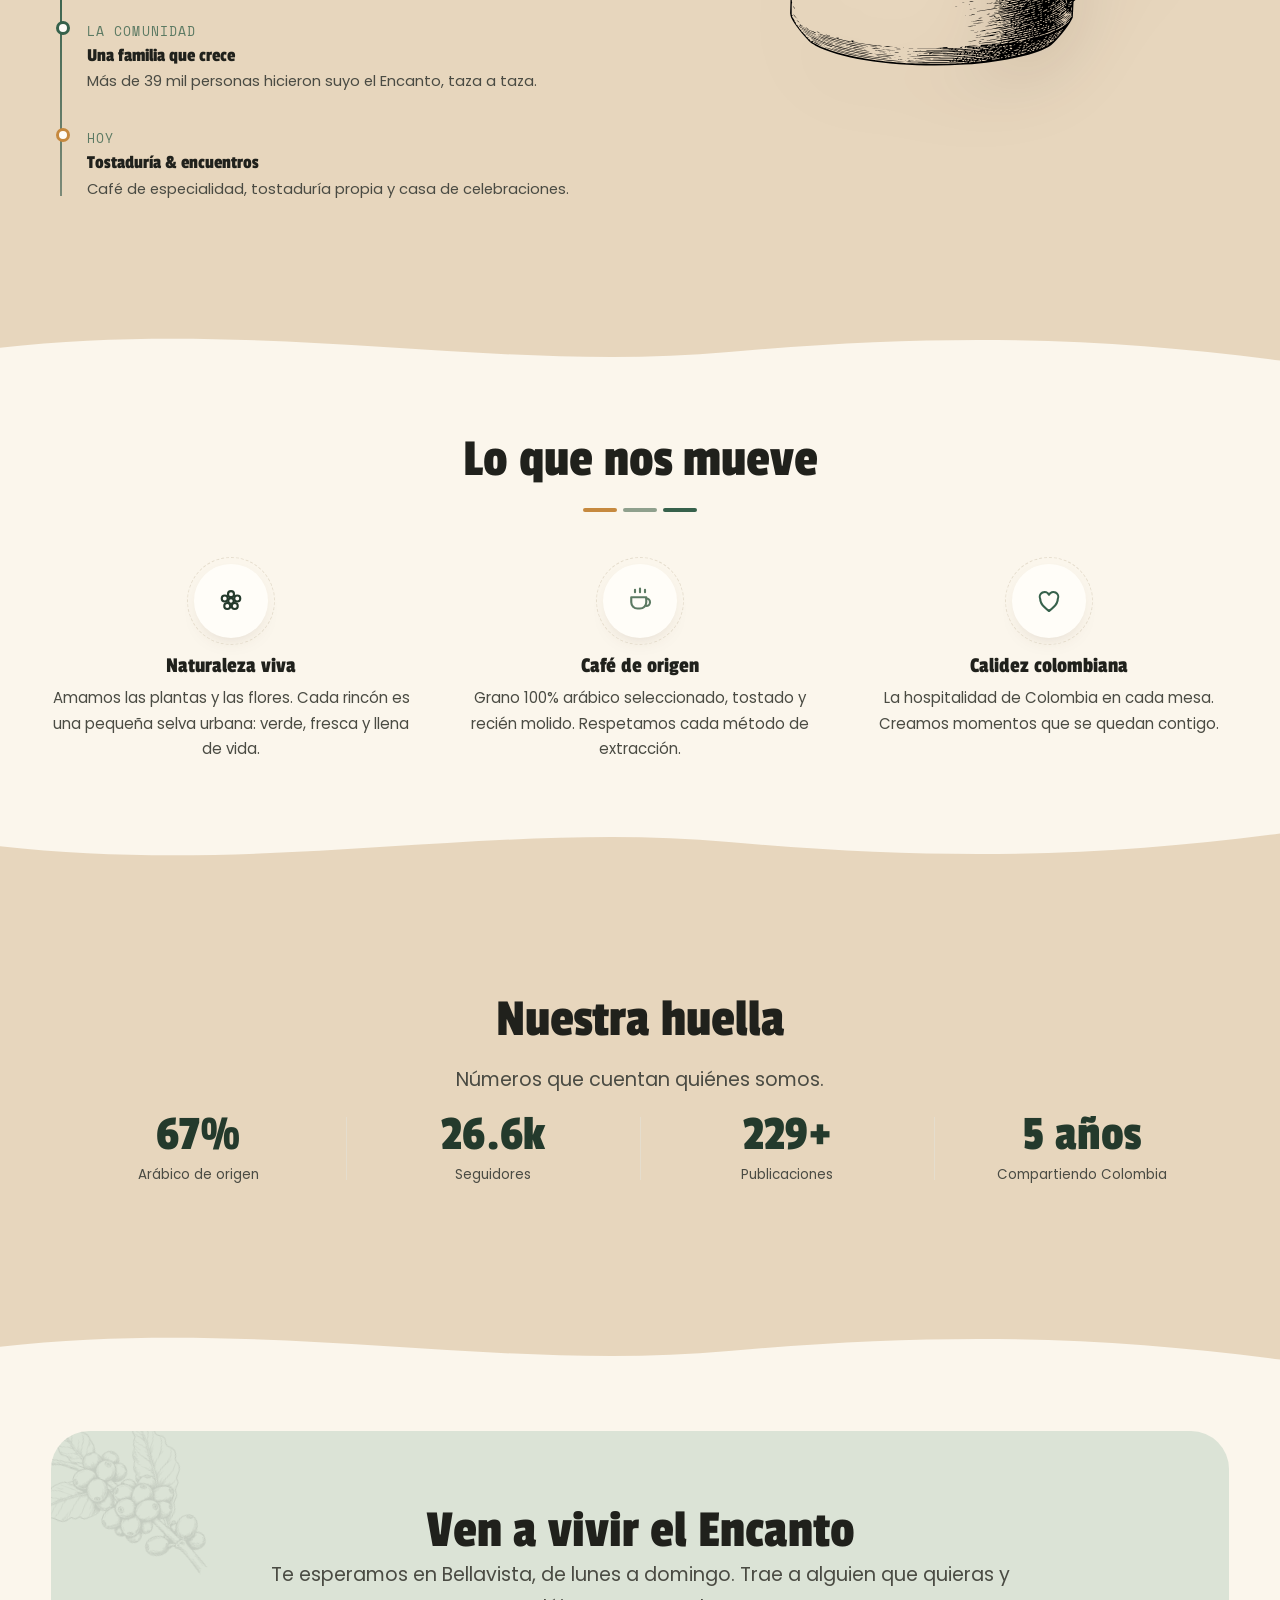
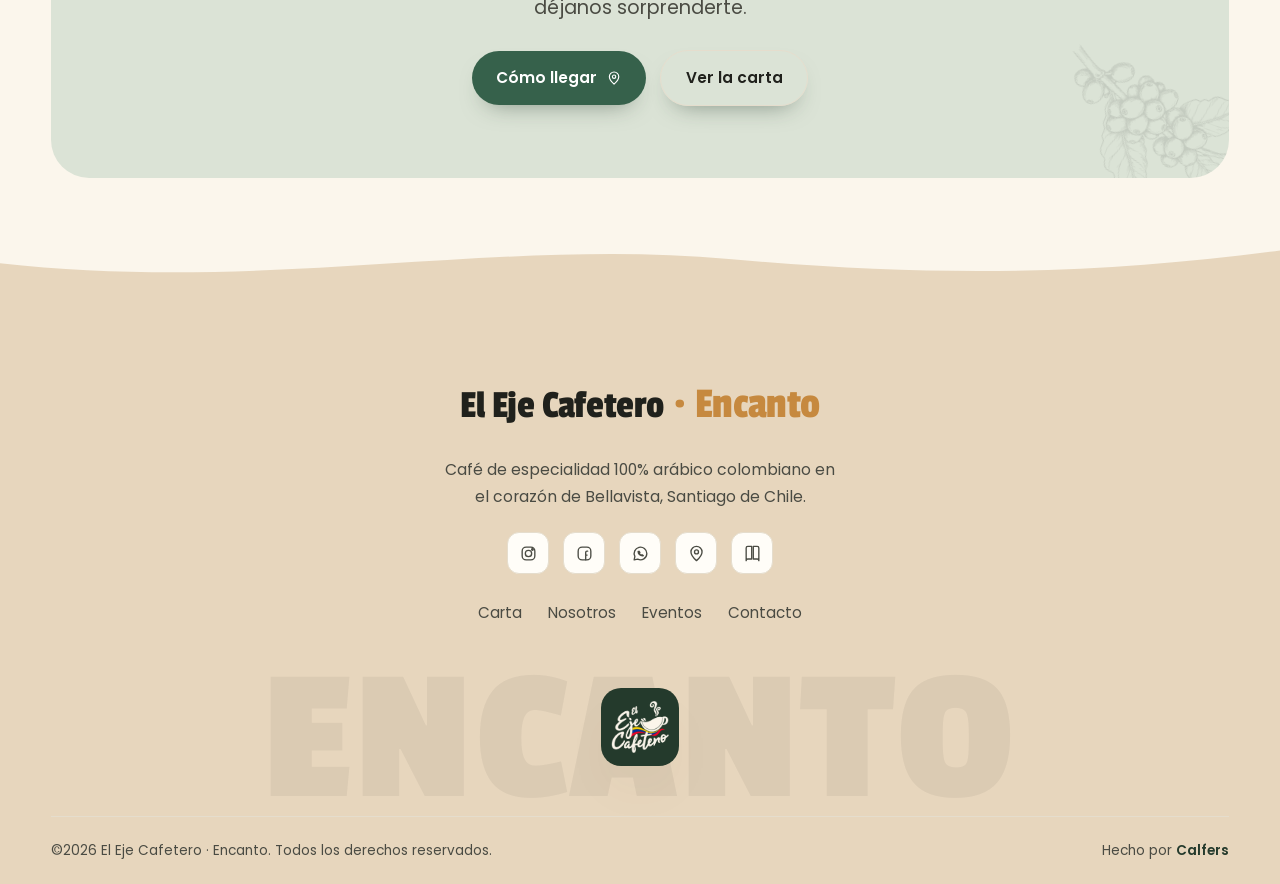
<file: nosotros.html>
<!DOCTYPE html>
<html lang="es">
<head>
<meta charset="UTF-8">
<meta name="viewport" content="width=device-width, initial-scale=1.0">
<title>Nosotros · El Eje Cafetero — Nuestra historia colombiana</title>
<meta name="description" content="La historia de El Eje Cafetero: del Eje Cafetero colombiano a Bellavista, Santiago. Café de especialidad, naturaleza y calidez humana.">
<link rel="icon" href="assets/img/logo.svg">
<link rel="preconnect" href="https://fonts.googleapis.com">
<link rel="preconnect" href="https://fonts.gstatic.com" crossorigin>
<link href="https://fonts.googleapis.com/css2?family=Passion+One:wght@400;700;900&family=Poppins:wght@300;400;500;600&family=Space+Mono:wght@400;700&display=swap" rel="stylesheet">
<link rel="stylesheet" href="css/style.css">
</head>
<body>
<svg width="0" height="0" style="position:absolute" aria-hidden="true"><defs>
<symbol id="ic-leaf" viewBox="0 0 24 24"><path d="M4 20c0-9 6-16 16-16 0 10-7 16-16 16z"/><path d="M9 15c2-3 5-5 8-6"/></symbol>
<symbol id="ic-coffee" viewBox="0 0 24 24"><path d="M5 9h12v4a5 5 0 0 1-5 5H10a5 5 0 0 1-5-5z"/><path d="M17 10a3 3 0 0 1 0 6"/><path d="M8 3v2M12 2v3M16 3v2"/></symbol>
<symbol id="ic-flower" viewBox="0 0 24 24"><circle cx="12" cy="12" r="2.2"/><circle cx="12" cy="6.5" r="2.4"/><circle cx="17" cy="10" r="2.4"/><circle cx="15" cy="16" r="2.4"/><circle cx="9" cy="16" r="2.4"/><circle cx="7" cy="10" r="2.4"/></symbol>
<symbol id="ic-pin" viewBox="0 0 24 24"><path d="M12 21s7-6.3 7-11a7 7 0 1 0-14 0c0 4.7 7 11 7 11z"/><circle cx="12" cy="10" r="2.5"/></symbol>
<symbol id="ic-clock" viewBox="0 0 24 24"><circle cx="12" cy="12" r="8"/><path d="M12 8v4l3 2"/></symbol>
<symbol id="ic-instagram" viewBox="0 0 24 24"><rect x="4" y="4" width="16" height="16" rx="5"/><circle cx="12" cy="12" r="4"/><circle cx="17" cy="7" r="1"/></symbol>
<symbol id="ic-facebook" viewBox="0 0 24 24"><rect x="4" y="4" width="16" height="16" rx="5"/><path d="M13.5 20v-6M13.3 14h2M13.5 14v-3.4c0-1 .6-1.6 1.6-1.6H16"/></symbol>
<symbol id="ic-whatsapp" viewBox="0 0 24 24"><path d="M20 12a8 8 0 0 1-11.5 7.2L4 20l.9-4.3A8 8 0 1 1 20 12z"/><path d="M9 9.5c0 3 2.5 5.5 5.5 5.5.6 0 1-.5 1-.5l-1.5-1-1 .7c-1.2-.6-2.1-1.5-2.5-2.6l.7-.9-1-1.5s-.5.4-.7.8z"/></symbol>
<symbol id="ic-arrow-ur" viewBox="0 0 24 24"><path d="M7 17L17 7M9 7h8v8"/></symbol>
<symbol id="ic-arrow-up" viewBox="0 0 24 24"><path d="M12 19V5M6 11l6-6 6 6"/></symbol>
<symbol id="ic-heart" viewBox="0 0 24 24"><path d="M12 20s-7-4.6-7-9.5A3.7 3.7 0 0 1 12 7a3.7 3.7 0 0 1 7 3.5C19 15.4 12 20 12 20z"/></symbol>
<symbol id="ic-mountain" viewBox="0 0 24 24"><path d="M3 19l6-9 3 4 3-5 6 10z"/></symbol>
<symbol id="ic-sparkle" viewBox="0 0 24 24"><path d="M12 3l1.6 5.4L19 10l-5.4 1.6L12 17l-1.6-5.4L5 10l5.4-1.6z"/></symbol>
<symbol id="ic-book" viewBox="0 0 24 24"><path d="M4 5a2 2 0 0 1 2-2h5v16H6a2 2 0 0 0-2 2z"/><path d="M20 5a2 2 0 0 0-2-2h-5v16h5a2 2 0 0 1 2 2z"/></symbol>
</defs></svg>

<div class="bg-ambient"></div><div class="bg-noise"></div><div id="veil"></div>

<!-- KINETIC NAV -->
<header class="kn-head">
  <div class="wrap"><div class="kn-bar">
    <a href="index.html" class="brand kn-brand"><img src="assets/img/logo.png" alt=""><span class="bt"><b>El Eje Cafetero</b><small>Encanto</small></span></a>
    <div class="kn-toggle" role="button" aria-label="Abrir menú" tabindex="0">
      <span class="kn-words"><span>Menú</span><span>Cerrar</span></span>
      <svg class="kn-plus" viewBox="0 0 16 16" aria-hidden="true"><path d="M7.33 16V0h1.34v16z" fill="currentColor"/><path d="M16 8.67H0V7.33h16z" fill="currentColor"/></svg>
    </div>
  </div></div>
</header>
<div class="kn-overlay">
  <div class="kn-scrim"></div>
  <div class="kn-drawer">
    <div class="kn-panel p1"></div><div class="kn-panel p2"></div><div class="kn-panel p3"></div>
    <div class="kn-content">
      <img class="kn-branch" src="assets/img/cafe1.svg" alt="">
      <div class="kn-eyebrow">El Eje Cafetero · Encanto</div>
      <ul class="kn-list">
        <li><a href="index.html"><span class="kn-n">01</span> Inicio</a></li>
        <li><a href="carta.html"><span class="kn-n">02</span> Carta</a></li>
        <li><a href="nosotros.html"><span class="kn-n">03</span> Nosotros</a></li>
        <li><a href="eventos.html"><span class="kn-n">04</span> Eventos</a></li>
        <li><a href="contacto.html"><span class="kn-n">05</span> Contacto</a></li>
      </ul>
      <div class="kn-foot">
        <span class="l"><svg class="ic"><use href="#ic-pin"/></svg> Barrio Bellavista, Santiago</span>
        <span class="l"><svg class="ic"><use href="#ic-clock"/></svg> Lun a Dom · 8:00 – 22:00</span>
        <a class="l" href="https://www.instagram.com/encanto_elejecafetero/" target="_blank" rel="noopener"><svg class="ic"><use href="#ic-instagram"/></svg> @encanto_elejecafetero</a>
      </div>
    </div>
  </div>
</div>

<!-- HERO -->
<section class="page-hero">
  <div class="wrap" data-reveal>
    <h1 class="h-xl">Del <span class="script">Eje Cafetero</span><br>a Bellavista</h1>
    <p class="lead center mt-s" style="margin-inline:auto">Una travesía de montaña, tradición y sabor: trajimos el alma de Colombia a un rincón de Santiago.</p>
    <div class="tri-thread"><i></i><i></i><i></i></div>
  </div>
</section>

<!-- RINCÓN -->
<section class="section" style="padding-top:40px">
  <div class="wrap zz">
    <div class="zz-text" data-reveal="left">
      <h2 class="h-lg">Un rincón que respira <span class="script">Colombia</span></h2>
      <p class="lead mt-s">El Eje Cafetero es la región donde nace uno de los mejores cafés del mundo: montañas verdes, tradición familiar y granos cultivados con amor. Somos hijos de esa tierra, y quisimos regalarle a Santiago un pedacito de ese paraíso.</p>
      <p class="mt-s" style="color:var(--ink-soft)">En <b style="color:var(--ink)">Encanto</b> cada rincón está pensado para que te sientas transportado: madera, plantas, flores y el aroma del café recién molido. Aquí no vendemos solo café, creamos momentos que se recuerdan.</p>
      <a href="carta.html" class="btn mt-m">Ver la carta <svg class="ic"><use href="#ic-coffee"/></svg></a>
    </div>
    <div class="zz-media" data-reveal="right">
      <div class="ill-free"><img src="assets/img/cafecolombia.svg" alt="Rama de café y mapa de Colombia"></div>
    </div>
  </div>
</section>

<!-- TIMELINE -->
<section class="section sec-sage wv-sage">
  <div class="wrap zz" style="align-items:center">
    <div class="zz-text" data-reveal="left">
      <h2 class="h-lg">Taza a taza</h2>
      <p class="lead mt-s" style="margin-bottom:8px">Así se ha escrito nuestra historia, sorbo a sorbo.</p>
      <div class="timeline mt-m">
        <div class="tl-item"><span class="yr">EL ORIGEN</span><h4>Raíces en la montaña</h4><p>Todo empieza en el Eje Cafetero colombiano: fincas familiares y granos cultivados a mano.</p></div>
        <div class="tl-item"><span class="yr">EL SUEÑO</span><h4>Un encanto en Bellavista</h4><p>Nace Encanto en el barrio más bohemio de Santiago: madera, plantas y aroma a café.</p></div>
        <div class="tl-item"><span class="yr">LA COMUNIDAD</span><h4>Una familia que crece</h4><p>Más de 39 mil personas hicieron suyo el Encanto, taza a taza.</p></div>
        <div class="tl-item"><span class="yr">HOY</span><h4>Tostaduría &amp; encuentros</h4><p>Café de especialidad, tostaduría propia y casa de celebraciones.</p></div>
      </div>
    </div>
    <div class="zz-media" data-reveal="right">
      <div class="ill-free ill-taza"><img src="assets/img/tazacafe.svg" alt="Taza de café ilustrada"></div>
    </div>
  </div>
</section>

<!-- VALORES -->
<section class="section">
  <div class="wrap head center" data-reveal>
    <h2 class="h-lg">Lo que nos mueve</h2>
    <div class="tri-thread"><i></i><i></i><i></i></div>
  </div>
  <div class="wrap trio mt-l">
    <div class="t" data-reveal data-delay="1"><div class="ring"><svg class="ic"><use href="#ic-flower"/></svg></div><h3>Naturaleza viva</h3><p>Amamos las plantas y las flores. Cada rincón es una pequeña selva urbana: verde, fresca y llena de vida.</p></div>
    <div class="t" data-reveal data-delay="2"><div class="ring"><svg class="ic"><use href="#ic-coffee"/></svg></div><h3>Café de origen</h3><p>Grano 100% arábico seleccionado, tostado y recién molido. Respetamos cada método de extracción.</p></div>
    <div class="t" data-reveal data-delay="3"><div class="ring"><svg class="ic"><use href="#ic-heart"/></svg></div><h3>Calidez colombiana</h3><p>La hospitalidad de Colombia en cada mesa. Creamos momentos que se quedan contigo.</p></div>
  </div>
</section>

<!-- STATS (banda verde bosque) -->
<section class="section sec-sage wv-sage" data-reveal>
  <div class="wrap">
    <div class="head center">
      <h2 class="h-lg">Nuestra huella</h2>
      <p class="lead center">Números que cuentan quiénes somos.</p>
    </div>
    <div class="stats">
      <div class="stat"><div class="num" data-count="100" data-suffix="%">0</div><div class="lbl">Arábico de origen</div></div>
      <div class="stat"><div class="num" data-count="39.5" data-dec="1" data-suffix="k">0</div><div class="lbl">Seguidores</div></div>
      <div class="stat"><div class="num" data-count="340" data-suffix="+">0</div><div class="lbl">Publicaciones</div></div>
      <div class="stat"><div class="num" data-count="8" data-suffix=" años">0</div><div class="lbl">Compartiendo Colombia</div></div>
    </div>
  </div>
</section>

<!-- CTA -->
<section class="section">
  <div class="wrap">
    <div class="cta-band" data-reveal="scale">
      <img class="cta-branch a" src="assets/img/cafe1.svg" alt="">
      <img class="cta-branch b" src="assets/img/cafe1.svg" alt="">
      <h2 class="h-lg">Ven a vivir el Encanto</h2>
      <p class="lead" style="margin-inline:auto">Te esperamos en Bellavista, de lunes a domingo. Trae a alguien que quieras y déjanos sorprenderte.</p>
      <div class="hero-cta mt-m" style="justify-content:center">
        <a href="contacto.html" class="btn">Cómo llegar <svg class="ic"><use href="#ic-pin"/></svg></a>
        <a href="carta.html" class="btn btn-ghost">Ver la carta</a>
      </div>
    </div>
  </div>
</section>

<footer class="foot">
  <div class="wrap">
    <div class="foot-top">
      <div class="foot-name">El Eje Cafetero <span class="script">· Encanto</span></div>
      <p class="foot-tag">Café de especialidad 100% arábico colombiano en el corazón de Bellavista, Santiago de Chile.</p>
      <div class="foot-social">
        <a href="https://www.instagram.com/encanto_elejecafetero/" target="_blank" rel="noopener" aria-label="Instagram"><svg class="ic"><use href="#ic-instagram"/></svg></a>
        <a href="https://www.facebook.com/p/El-eje-cafetero-100063530592219/" target="_blank" rel="noopener" aria-label="Facebook"><svg class="ic"><use href="#ic-facebook"/></svg></a>
        <a href="https://wa.me/56900000000" target="_blank" rel="noopener" aria-label="WhatsApp"><svg class="ic"><use href="#ic-whatsapp"/></svg></a>
        <a href="https://www.google.com/maps/search/cafeteria+bellavista+santiago" target="_blank" rel="noopener" aria-label="Mapa"><svg class="ic"><use href="#ic-pin"/></svg></a>
        <a href="carta.html" aria-label="Carta"><svg class="ic"><use href="#ic-book"/></svg></a>
      </div>
      <nav class="foot-nav">
        <a href="carta.html">Carta</a><a href="nosotros.html">Nosotros</a><a href="eventos.html">Eventos</a><a href="contacto.html">Contacto</a>
      </nav>
    </div>
    <div class="foot-word">
      <span class="foot-watermark">ENCANTO</span>
      <div class="foot-badge"><img src="assets/img/logo.png" alt="El Eje Cafetero"></div>
    </div>
    <div class="foot-legal">
      <span>©2026 El Eje Cafetero · Encanto. Todos los derechos reservados.</span>
      <span>Hecho por <a href="https://calfers.com" target="_blank" rel="noopener">Calfers</a></span>
    </div>
  </div>
</footer>
<button id="toTop" aria-label="Volver arriba"><svg class="ic"><use href="#ic-arrow-up"/></svg></button>
<script src="js/main.js"></script>
</body>
</html>
</file>
<file: css/style.css>
/* =========================================================
   EL EJE CAFETERO · Encanto
   Café de especialidad colombiano · Bellavista, Santiago
   Estética clara · pastel colombiano–caribeño
   ========================================================= */

/* ---------- Tokens ---------- */
:root{
  /* base — crema / marfil (pastel, plano) */
  --cream:#fbf6ec;
  --sand:#f0e9dd;
  --paper:#fffdf8;
  --paper-2:#f4ecdf;
  --espresso:#243a2c;   /* verde bosque para secciones/insignias oscuras */

  /* tinta cálida */
  --ink:#20211c;
  --ink-soft:#4a4b43;
  --muted:#7c8a78;
  --line:#e5ddcd;

  /* PALETA (pastel natural) — verde bosque · salvia · ámbar */
  --coral:#36614b;      /* verde bosque (primario) */
  --coral-deep:#243a2c;
  --coral-soft:#dbe3d6;
  --mango:#c6893f;      /* ámbar (acento) */
  --mango-deep:#a86f2c;
  --mango-soft:#f0e2cb;
  --aqua:#7c8a78;       /* salvia */
  --aqua-deep:#5c7a63;
  --aqua-soft:#e7d6bd;   /* café pastel (era salvia) */
  --leaf:#5c7a63;
  --leaf-deep:#36614b;
  --leaf-soft:#ecdfca;   /* café pastel claro (auras) */
  --rose:#c6893f;
  --rose-soft:#f0e2cb;
  --sky:#8fa08d;
  --sky-deep:#5c7a63;
  --sky-soft:#eee4d3;
  --wa:#3f7d59;

  /* CAFÉS PASTELES (paleta cliente) */
  --cafe-soft:#e7d6bd; --cafe:#c1a487; --cafe-deep:#9b7a52;

  --radius:16px;
  --radius-lg:26px;
  --radius-xl:38px;
  --shadow-s:0 8px 22px -14px rgba(90,60,40,.35);
  --shadow:0 26px 60px -30px rgba(120,70,40,.45);
  --shadow-warm:0 30px 70px -34px rgba(207,107,72,.5);
  --maxw:1180px;

  --font-display:'Passion One', system-ui, sans-serif;
  --font-body:'Poppins', system-ui, sans-serif;
  --font-mono:'Space Mono', ui-monospace, monospace;
  --font-script:'Passion One', system-ui, sans-serif;

  --ease:cubic-bezier(.22,.61,.36,1);
}

/* ---------- Reset ---------- */
*,*::before,*::after{box-sizing:border-box;margin:0;padding:0}
html{scroll-behavior:smooth;-webkit-text-size-adjust:100%}
body{
  font-family:var(--font-body);
  color:var(--ink);
  background:var(--cream);
  line-height:1.7;
  overflow-x:hidden;
  min-height:100vh;
}
img{max-width:100%;display:block}
a{color:inherit;text-decoration:none}
button{font-family:inherit;cursor:pointer;border:none;background:none;color:inherit}
ul{list-style:none}
::selection{background:var(--coral-soft);color:var(--coral-deep)}
svg{display:block}
.ic{width:1.15em;height:1.15em;fill:none;stroke:currentColor;stroke-width:1.7;stroke-linecap:round;stroke-linejoin:round}

/* ---------- Ambient soft background ---------- */
.bg-ambient{
  position:fixed;inset:0;z-index:-3;
  background:
    radial-gradient(760px 520px at 8% -6%, rgba(244,191,31,.16), transparent 60%),
    radial-gradient(720px 620px at 98% 4%, rgba(59,69,201,.10), transparent 62%),
    radial-gradient(820px 640px at 50% 116%, rgba(74,147,112,.14), transparent 60%),
    linear-gradient(180deg,#fcf7ec,#faf4e8 45%,#f6efe1);
}
.bg-noise{
  position:fixed;inset:0;z-index:-2;pointer-events:none;opacity:.5;
  background-image:url("data:image/svg+xml,%3Csvg xmlns='http://www.w3.org/2000/svg' width='140' height='140'%3E%3Cfilter id='n'%3E%3CfeTurbulence type='fractalNoise' baseFrequency='0.85' numOctaves='2'/%3E%3C/filter%3E%3Crect width='100%25' height='100%25' filter='url(%23n)' opacity='0.03'/%3E%3C/svg%3E");
}
#flora{position:fixed;inset:0;z-index:-1;pointer-events:none;overflow:hidden}
.flora-item{position:absolute;top:-8vh;will-change:transform;opacity:0;animation:drift linear forwards}
@keyframes drift{
  0%{transform:translateY(-10vh) rotate(0);opacity:0}
  10%{opacity:.45}
  90%{opacity:.4}
  100%{transform:translateY(112vh) rotate(300deg);opacity:0}
}

/* ---------- Preloader ---------- */
#preloader{
  position:fixed;inset:0;z-index:9999;display:grid;place-items:center;
  background:radial-gradient(circle at 50% 42%,#fffdf8,#f6ead6);
  transition:opacity .7s var(--ease),visibility .7s;
}
#preloader.done{opacity:0;visibility:hidden}
.pre-cup{display:flex;flex-direction:column;align-items:center;gap:16px}
.pre-cup .cup{width:80px;height:80px;position:relative}
.pre-steam span{position:absolute;bottom:80px;left:calc(50% - 2px);width:4px;height:22px;border-radius:6px;
  background:linear-gradient(var(--coral),transparent);opacity:0;animation:steam 1.8s infinite}
.pre-steam span:nth-child(1){transform:translateX(-13px);animation-delay:0s}
.pre-steam span:nth-child(2){animation-delay:.4s}
.pre-steam span:nth-child(3){transform:translateX(13px);animation-delay:.8s}
@keyframes steam{0%{opacity:0;transform:translateY(0) scaleY(.6)}40%{opacity:.7}100%{opacity:0;transform:translateY(-22px) scaleY(1.3)}}
.pre-label{font-family:var(--font-script);font-size:2rem;color:var(--coral-deep)}
.pre-bar{width:150px;height:3px;border-radius:3px;background:rgba(0,0,0,.08);overflow:hidden}
.pre-bar i{display:block;height:100%;width:40%;background:linear-gradient(90deg,var(--mango),var(--coral),var(--aqua));animation:load 1.1s var(--ease) infinite}
@keyframes load{0%{transform:translateX(-100%)}100%{transform:translateX(320%)}}

/* ---------- Page transition veil ---------- */
#veil{position:fixed;inset:0;z-index:9000;pointer-events:none;background:var(--cream);opacity:0;transition:opacity .5s var(--ease)}
body.leaving #veil{opacity:1;pointer-events:all}

/* ---------- Layout helpers ---------- */
.wrap{width:min(var(--maxw),92vw);margin-inline:auto}
.section{padding:clamp(64px,9vw,120px) 0;position:relative}
.tint-aqua{background:linear-gradient(180deg,var(--aqua-soft),#eef8f5)}
.tint-coral{background:linear-gradient(180deg,var(--coral-soft),#fdeee5)}
.tint-mango{background:linear-gradient(180deg,var(--mango-soft),#fdf5df)}
.tint-leaf{background:linear-gradient(180deg,var(--leaf-soft),#eff6e3)}
.tint-paper{background:var(--paper)}

h1,h2,h3,h4{font-family:var(--font-display);font-weight:600;line-height:1.05;letter-spacing:-.01em;color:var(--ink)}
.h-xl{font-size:clamp(2.7rem,7vw,5.2rem)}
.h-lg{font-size:clamp(2rem,4.6vw,3.4rem)}
.h-md{font-size:clamp(1.5rem,3vw,2.2rem)}
.script{font-family:var(--font-script);color:var(--coral);font-weight:700}
.lead{font-size:clamp(1.02rem,1.5vw,1.2rem);color:var(--ink-soft);max-width:62ch}
.center{text-align:center}
.center .lead{margin-inline:auto}
.thread{height:0;border:none;border-top:2px dotted var(--line);margin:22px 0;position:relative}
.tri-thread{display:inline-flex;gap:6px;align-items:center}
.tri-thread i{width:34px;height:4px;border-radius:4px}
.tri-thread i:nth-child(1){background:var(--mango)}
.tri-thread i:nth-child(2){background:var(--sky)}
.tri-thread i:nth-child(3){background:var(--coral)}
.center .tri-thread{margin:20px auto 0}

/* ---------- Buttons ---------- */
.btn{
  --bg:var(--coral);--fg:#fff;
  display:inline-flex;align-items:center;gap:.55em;
  padding:.9em 1.6em;border-radius:100px;font-weight:600;font-size:.96rem;
  background:var(--bg);color:var(--fg);position:relative;overflow:hidden;
  transition:transform .3s var(--ease),box-shadow .3s var(--ease),background .3s;
  box-shadow:0 14px 26px -14px rgba(207,107,72,.6);
}
.btn:hover{transform:translateY(-3px);box-shadow:0 20px 34px -14px rgba(207,107,72,.7)}
.btn .ic{width:1.05em;height:1.05em}
.btn-ghost{--bg:transparent;--fg:var(--ink);border:1.6px solid var(--line);box-shadow:none}
.btn-ghost:hover{border-color:var(--coral);color:var(--coral-deep);box-shadow:none}
.btn-aqua{--bg:var(--aqua-deep)}
.btn-wa{--bg:var(--wa)}
.btn-dark{--bg:var(--ink)}

/* ---------- Header / Nav ---------- */
.site-head{position:fixed;top:0;left:0;right:0;z-index:800;transition:padding .4s;padding:18px 0}
.nav{display:flex;align-items:center;justify-content:space-between;gap:20px;
  padding:10px 14px 10px 18px;border-radius:100px;transition:background .4s,box-shadow .4s,border-color .4s;
  border:1px solid transparent}
.site-head.scrolled .nav{background:rgba(255,253,249,.82);backdrop-filter:blur(14px) saturate(1.2);
  border-color:var(--line);box-shadow:var(--shadow-s)}
.brand{display:flex;align-items:center;gap:11px}
.brand img{width:44px;height:44px;filter:drop-shadow(0 4px 8px rgba(120,70,40,.18))}
.brand .bt{line-height:1;display:flex;flex-direction:column}
.brand .bt b{font-family:var(--font-display);font-size:1.08rem;letter-spacing:.01em;color:var(--ink)}
.brand .bt small{font-family:var(--font-script);color:var(--coral);font-size:1rem;margin-top:-1px}
.nav-links{display:flex;align-items:center;gap:2px}
.nav-links a{padding:.5em .95em;border-radius:100px;font-size:.93rem;font-weight:500;color:var(--ink-soft);position:relative;transition:color .3s,background .3s}
.nav-links a:hover{color:var(--ink)}
.nav-links a.active{color:var(--coral-deep);background:var(--coral-soft)}
.nav-cta{display:flex;align-items:center;gap:12px}
.burger{display:none;width:44px;height:44px;border-radius:14px;background:var(--sand);position:relative}
.burger span{position:absolute;left:12px;right:12px;height:2px;background:var(--ink);border-radius:2px;transition:.3s}
.burger span:nth-child(1){top:16px}.burger span:nth-child(2){top:21px}.burger span:nth-child(3){top:26px}
.burger.open span:nth-child(1){top:21px;transform:rotate(45deg)}
.burger.open span:nth-child(2){opacity:0}
.burger.open span:nth-child(3){top:21px;transform:rotate(-45deg)}
.mobile-menu{position:fixed;inset:0;z-index:790;background:rgba(252,246,236,.98);backdrop-filter:blur(6px);
  display:flex;flex-direction:column;align-items:center;justify-content:center;gap:6px;opacity:0;visibility:hidden;transition:opacity .4s,visibility .4s}
.mobile-menu.open{opacity:1;visibility:visible}
.mobile-menu a{font-family:var(--font-display);font-size:2rem;color:var(--ink-soft);transition:color .3s,transform .3s}
.mobile-menu a:hover{color:var(--coral);transform:scale(1.04)}

/* ---------- HERO ---------- */
.hero{position:relative;padding:150px 0 90px;overflow:hidden}
.hero-grid{display:grid;grid-template-columns:1.05fr .95fr;gap:clamp(30px,5vw,64px);align-items:center}
.hero-flagchip{display:inline-flex;align-items:center;gap:9px;padding:.4em .9em;border-radius:100px;background:var(--paper);border:1px solid var(--line);font-size:.82rem;color:var(--ink-soft);box-shadow:var(--shadow-s)}
.flag-dot{display:inline-flex;border-radius:3px;overflow:hidden;width:22px;height:15px;box-shadow:0 1px 3px rgba(0,0,0,.12)}
.flag-dot i{flex:1}.flag-dot i:nth-child(1){background:var(--mango)}.flag-dot i:nth-child(2){background:var(--sky)}.flag-dot i:nth-child(3){background:var(--coral)}
.hero h1{margin:20px 0 8px}
.hero h1 .en{display:block;font-family:var(--font-script);font-weight:700;color:var(--coral);font-size:clamp(3.6rem,9vw,6.4rem);line-height:.85}
.hero h1 .plain{display:block;font-size:clamp(1.6rem,3.4vw,2.4rem);color:var(--ink);font-weight:500}
.hero .lead{margin:22px 0 30px}
.hero-cta{display:flex;flex-wrap:wrap;gap:14px;align-items:center}
.hero-note{display:flex;align-items:center;gap:20px;margin-top:30px;flex-wrap:wrap}
.hero-note .mini{display:flex;align-items:center;gap:9px;font-size:.86rem;color:var(--ink-soft)}
.hero-note .mini .ic{width:19px;height:19px;color:var(--aqua-deep)}

/* hero media collage */
.hero-media{position:relative;aspect-ratio:1/1}
.hero-media .m-main{position:absolute;inset:6% 10% 6% 6%;border-radius:var(--radius-xl);overflow:hidden;box-shadow:var(--shadow);border:6px solid var(--paper)}
.hero-media .m-main img{width:100%;height:100%;object-fit:cover}
.hero-media .m-badge{position:absolute;right:2%;bottom:12%;background:var(--paper);border-radius:20px;padding:14px 18px;box-shadow:var(--shadow);display:flex;align-items:center;gap:12px;max-width:60%}
.hero-media .m-badge .n{font-family:var(--font-display);font-size:1.8rem;color:var(--coral);line-height:1}
.hero-media .m-badge small{font-size:.78rem;color:var(--ink-soft);line-height:1.3}
.hero-media .blob{position:absolute;border-radius:50%;filter:blur(6px);z-index:-1}
.hero-media .blob.b1{width:130px;height:130px;background:var(--aqua-soft);top:-4%;right:6%}
.hero-media .blob.b2{width:90px;height:90px;background:var(--mango-soft);bottom:2%;left:-2%}
.deco-leaf{position:absolute;width:90px;opacity:.9;z-index:2}
.hero-media .leaf-1{top:-3%;left:-2%;transform:rotate(-18deg)}
.hero-media .leaf-2{bottom:6%;right:-3%;transform:rotate(150deg);width:72px}

.scroll-hint{display:flex;align-items:center;gap:10px;margin-top:36px;font-size:.72rem;letter-spacing:.22em;text-transform:uppercase;color:var(--muted)}
.scroll-hint .ln{width:44px;height:1px;background:var(--muted);position:relative;overflow:hidden}
.scroll-hint .ln::after{content:"";position:absolute;inset:0;width:40%;background:var(--coral);animation:slide 1.8s infinite}
@keyframes slide{0%{transform:translateX(-120%)}100%{transform:translateX(320%)}}

/* ---------- Section dividers ---------- */
.wave{display:block;width:100%;height:auto;line-height:0}
.garland{display:flex;align-items:center;justify-content:center;gap:14px;color:var(--leaf-deep)}
.garland .ic{width:26px;height:26px}
.garland::before,.garland::after{content:"";height:1px;flex:0 0 80px;background:linear-gradient(90deg,transparent,var(--leaf))}
.garland::after{background:linear-gradient(90deg,var(--leaf),transparent)}

/* ---------- Section heading (no eyebrow) ---------- */
.head{max-width:66ch}
.head.center{margin-inline:auto}
.head .h-lg + .lead{margin-top:16px}

/* ---------- Editorial zig-zag rows ---------- */
.zz{display:grid;grid-template-columns:1fr 1fr;gap:clamp(28px,5vw,70px);align-items:center}
.zz + .zz{margin-top:clamp(40px,6vw,86px)}
.zz.rev .zz-text{order:2}
.zz-media{position:relative}
.zz-media .frame{border-radius:var(--radius-xl);overflow:hidden;box-shadow:var(--shadow);border:6px solid var(--paper);aspect-ratio:5/4}
.zz-media .frame img{width:100%;height:100%;object-fit:cover;transition:transform .8s var(--ease)}
.zz-media:hover .frame img{transform:scale(1.05)}
.zz-media .tag{position:absolute;top:16px;left:16px;background:var(--paper);border-radius:100px;padding:.4em .9em;font-size:.76rem;font-weight:600;color:var(--coral-deep);box-shadow:var(--shadow-s);display:inline-flex;align-items:center;gap:6px}
.zz-media .tag .ic{width:15px;height:15px}
.zz-media .price-chip{position:absolute;bottom:-14px;right:22px;background:var(--mango);color:#4a3510;font-family:var(--font-display);font-weight:600;font-size:1.15rem;padding:.4em .8em;border-radius:14px;box-shadow:var(--shadow-s)}
.zz-text h3{font-size:clamp(1.7rem,3.4vw,2.5rem);margin-bottom:10px}
.zz-num{font-family:var(--font-mono);font-size:.8rem;letter-spacing:.15em;color:var(--aqua-deep);margin-bottom:12px;display:inline-block}

/* ---------- Feature list (icons, no cards) ---------- */
.feature-list{display:grid;gap:6px;margin-top:24px}
.feature-list li{display:flex;gap:15px;align-items:flex-start;padding:14px 0;border-bottom:1px dashed var(--line)}
.feature-list li:last-child{border-bottom:none}
.feature-list .fi{flex:0 0 42px;height:42px;border-radius:13px;display:grid;place-items:center;background:var(--paper);box-shadow:var(--shadow-s);color:var(--coral-deep)}
.feature-list .fi .ic{width:21px;height:21px}
.feature-list b{display:block;font-family:var(--font-display);font-size:1.08rem;color:var(--ink)}
.feature-list span{font-size:.92rem;color:var(--ink-soft)}

/* ---------- Trio (icon columns, no boxes) ---------- */
.trio{display:grid;grid-template-columns:repeat(3,1fr);gap:clamp(24px,4vw,48px)}
.trio .t{text-align:center}
.trio .t .ring{width:74px;height:74px;margin:0 auto 18px;border-radius:50%;display:grid;place-items:center;
  background:var(--paper);box-shadow:var(--shadow-s);color:var(--coral-deep);position:relative}
.trio .t .ring::after{content:"";position:absolute;inset:-7px;border-radius:50%;border:1.6px dashed var(--line)}
.trio .t .ring .ic{width:30px;height:30px}
.trio .t:nth-child(2) .ring{color:var(--aqua-deep)}
.trio .t:nth-child(3) .ring{color:var(--leaf-deep)}
.trio .t h3{font-size:1.35rem;margin-bottom:8px}
.trio .t p{font-size:.94rem;color:var(--ink-soft)}

/* ---------- Steps (numbered, connected) ---------- */
.steps{display:grid;grid-template-columns:repeat(3,1fr);gap:clamp(20px,4vw,40px);position:relative}
.steps .st{text-align:center;position:relative}
.steps .st .no{width:58px;height:58px;margin:0 auto 16px;border-radius:50%;display:grid;place-items:center;
  font-family:var(--font-display);font-size:1.4rem;color:#fff;background:var(--coral);box-shadow:var(--shadow-s)}
.steps .st:nth-child(2) .no{background:var(--aqua-deep)}
.steps .st:nth-child(3) .no{background:var(--leaf-deep)}
.steps .st h3{font-size:1.25rem;margin-bottom:6px}
.steps .st p{font-size:.92rem;color:var(--ink-soft)}

/* ---------- Print feature band (no neon) ---------- */
.print-band{position:relative;overflow:hidden;border-radius:var(--radius-xl);
  background:linear-gradient(120deg,var(--coral-soft),var(--mango-soft) 55%,var(--aqua-soft));
  padding:clamp(34px,5vw,66px)}
.print-band .pb-grid{display:grid;grid-template-columns:1.1fr .9fr;gap:clamp(28px,4vw,54px);align-items:center;position:relative;z-index:1}
.print-band .polaroid{background:var(--paper);padding:14px 14px 46px;border-radius:12px;box-shadow:var(--shadow);transform:rotate(-3deg);max-width:330px;margin-inline:auto}
.print-band .polaroid img{border-radius:6px;aspect-ratio:1/1;object-fit:cover}
.print-band .polaroid figcaption{font-family:var(--font-script);text-align:center;color:var(--coral-deep);font-size:1.5rem;margin-top:8px}
.price-tag{display:inline-flex;align-items:center;gap:8px;font-size:.92rem;color:var(--ink-soft)}
.price-tag b{font-family:var(--font-display);color:var(--coral-deep);font-size:1.1rem}

/* ---------- Methods strip (framed photos, labels below) ---------- */
.method-strip{display:grid;grid-template-columns:repeat(3,1fr);gap:clamp(20px,3vw,36px)}
.method{text-align:center}
.method .ph{border-radius:var(--radius-lg);overflow:hidden;box-shadow:var(--shadow);border:5px solid var(--paper);aspect-ratio:4/5;position:relative}
.method .ph img{width:100%;height:100%;object-fit:cover;transition:transform .8s var(--ease)}
.method:hover .ph img{transform:scale(1.06)}
.method h4{font-size:1.3rem;margin-top:16px}
.method .m-price{font-family:var(--font-mono);color:var(--aqua-deep);font-size:.9rem;margin-top:2px}
.method p{font-size:.88rem;color:var(--ink-soft);margin-top:6px;max-width:30ch;margin-inline:auto}

/* ---------- Stats inline (no boxes) ---------- */
.stats{display:flex;flex-wrap:wrap;justify-content:center;gap:0}
.stats .stat{flex:1;min-width:150px;text-align:center;padding:14px 22px;position:relative}
.stats .stat + .stat::before{content:"";position:absolute;left:0;top:20%;bottom:20%;width:1px;background:var(--line)}
.stats .num{font-family:var(--font-display);font-size:clamp(2.2rem,4vw,3.1rem);color:var(--coral-deep);line-height:1}
.stats .lbl{font-size:.84rem;color:var(--ink-soft);margin-top:4px}

/* ---------- Wide banner (photo bleed) ---------- */
.banner{position:relative;border-radius:var(--radius-xl);overflow:hidden;box-shadow:var(--shadow);min-height:360px;display:flex;align-items:center}
.banner img{position:absolute;inset:0;width:100%;height:100%;object-fit:cover}
.banner::after{content:"";position:absolute;inset:0;background:linear-gradient(90deg,rgba(63,45,36,.82),rgba(63,45,36,.35) 60%,transparent)}
.banner .banner-in{position:relative;z-index:1;padding:clamp(30px,5vw,64px);max-width:620px;color:#fff}
.banner .banner-in h2,.banner .banner-in .lead{color:#fff}
.banner .banner-in .lead{color:rgba(255,255,255,.9)}

/* ---------- Marquee ---------- */
.marquee{overflow:hidden;border-block:1px solid var(--line);background:var(--paper)}
.marquee-track{display:flex;width:max-content;animation:scrollx 34s linear infinite}
.marquee:hover .marquee-track{animation-play-state:paused}
.marquee span{font-family:var(--font-display);font-style:italic;font-size:clamp(1.05rem,2.2vw,1.7rem);padding:14px 28px;color:var(--ink);display:inline-flex;align-items:center;gap:28px}
.marquee span::after{content:"";width:8px;height:8px;border-radius:50%;background:var(--coral)}
@keyframes scrollx{to{transform:translateX(-50%)}}

/* ---------- Gallery masonry ---------- */
.gallery{columns:3;column-gap:16px}
.gallery img{width:100%;border-radius:var(--radius);margin-bottom:16px;cursor:pointer;transition:transform .5s var(--ease),box-shadow .5s;box-shadow:var(--shadow-s)}
.gallery img:hover{transform:translateY(-4px) scale(1.01);box-shadow:var(--shadow)}
@media(max-width:800px){.gallery{columns:2}}
@media(max-width:480px){.gallery{columns:1}}

/* insta strip */
.insta-strip{display:grid;grid-template-columns:repeat(6,1fr);gap:12px}
.insta-strip a{border-radius:var(--radius);overflow:hidden;aspect-ratio:1/1;box-shadow:var(--shadow-s);position:relative}
.insta-strip a img{width:100%;height:100%;object-fit:cover;transition:transform .6s var(--ease)}
.insta-strip a:hover img{transform:scale(1.08)}
.insta-strip a::after{content:"";position:absolute;inset:0;background:rgba(207,107,72,0);transition:.4s}
.insta-strip a:hover::after{background:rgba(207,107,72,.18)}
@media(max-width:820px){.insta-strip{grid-template-columns:repeat(3,1fr)}}

/* lightbox */
#lightbox{position:fixed;inset:0;z-index:9500;background:rgba(50,32,22,.82);backdrop-filter:blur(4px);display:grid;place-items:center;padding:5vw;opacity:0;visibility:hidden;transition:opacity .4s,visibility .4s}
#lightbox.open{opacity:1;visibility:visible}
#lightbox img{max-width:90vw;max-height:86vh;border-radius:14px;box-shadow:var(--shadow);transform:scale(.94);transition:transform .4s;border:6px solid var(--paper)}
#lightbox.open img{transform:scale(1)}
#lightbox .lb-close{position:absolute;top:22px;right:26px;color:#fff;width:48px;height:48px;border-radius:50%;background:rgba(255,255,255,.14);display:grid;place-items:center}
#lightbox .lb-close .ic{width:22px;height:22px}

/* ---------- Timeline ---------- */
.timeline{position:relative;padding-left:36px}
.timeline::before{content:"";position:absolute;left:9px;top:6px;bottom:6px;width:2px;background:linear-gradient(var(--mango),var(--coral),var(--aqua))}
.tl-item{position:relative;padding:0 0 30px}
.tl-item:last-child{padding-bottom:0}
.tl-item::before{content:"";position:absolute;left:-31px;top:4px;width:14px;height:14px;border-radius:50%;background:var(--paper);border:3px solid var(--coral)}
.tl-item:nth-child(2)::before{border-color:var(--aqua-deep)}
.tl-item:nth-child(3)::before{border-color:var(--leaf-deep)}
.tl-item:nth-child(4)::before{border-color:var(--mango)}
.tl-item .yr{font-family:var(--font-mono);color:var(--aqua-deep);font-size:.82rem;letter-spacing:.08em}
.tl-item h4{font-size:1.2rem;margin:2px 0 4px}
.tl-item p{font-size:.92rem;color:var(--ink-soft)}

/* ---------- CARTA ---------- */
.page-hero{padding:150px 0 40px;position:relative;text-align:center}
.page-hero .crumb{font-family:var(--font-mono);font-size:.76rem;color:var(--muted);margin-top:16px;letter-spacing:.05em}
.page-hero .crumb a:hover{color:var(--coral-deep)}

.menu-cat{scroll-margin-top:150px}
@media(max-width:820px){.menu-cat{scroll-margin-top:140px}}
.menu-filters{display:flex;flex-wrap:wrap;gap:8px;justify-content:center;margin:26px 0 40px;position:sticky;top:70px;z-index:60;
  padding:12px;border-radius:100px;background:rgba(255,253,249,.86);backdrop-filter:blur(12px);border:1px solid var(--line);box-shadow:var(--shadow-s);width:fit-content;margin-inline:auto;max-width:96vw}
.filter-btn{padding:.52em 1.1em;border-radius:100px;font-size:.86rem;font-weight:500;color:var(--ink-soft);transition:.3s;white-space:nowrap}
.filter-btn:hover{color:var(--ink);background:var(--sand)}
.filter-btn.active{background:var(--coral);color:#fff;font-weight:600;box-shadow:0 8px 18px -10px rgba(207,107,72,.7)}

.menu-cat{margin-bottom:64px}
.menu-cat-band{display:grid;grid-template-columns:.9fr 1.1fr;gap:0;border-radius:var(--radius-xl);overflow:hidden;box-shadow:var(--shadow);margin-bottom:36px;min-height:260px}
.menu-cat-band.rev{grid-template-columns:1.1fr .9fr}
.menu-cat-band.rev .mcb-img{order:2}
.menu-cat-band .mcb-img{position:relative;overflow:hidden}
.menu-cat-band .mcb-img img{width:100%;height:100%;object-fit:cover;min-height:220px}
.menu-cat-band .mcb-body{padding:clamp(24px,4vw,46px);display:flex;flex-direction:column;justify-content:center;background:var(--paper)}
.menu-cat-band .mcb-body .kicker{font-family:var(--font-mono);font-size:.76rem;letter-spacing:.14em;color:var(--aqua-deep);margin-bottom:10px}
.menu-cat-band .mcb-body h2{font-size:clamp(1.7rem,3.2vw,2.5rem)}
.menu-cat-band.tone-coral .mcb-body{background:linear-gradient(160deg,var(--coral-soft),var(--paper))}
.menu-cat-band.tone-aqua .mcb-body{background:linear-gradient(160deg,var(--aqua-soft),var(--paper))}
.menu-cat-band.tone-leaf .mcb-body{background:linear-gradient(160deg,var(--leaf-soft),var(--paper))}
.menu-cat-band.tone-mango .mcb-body{background:linear-gradient(160deg,var(--mango-soft),var(--paper))}

.menu-sub{display:flex;align-items:center;gap:16px;margin:34px 0 18px}
.menu-sub h3{font-size:clamp(1.3rem,2.6vw,1.8rem);white-space:nowrap}
.menu-sub .rule{flex:1;height:0;border-top:2px dotted var(--line)}
.menu-sub .chip{font-family:var(--font-mono);font-size:.72rem;letter-spacing:.1em;color:var(--coral-deep);background:var(--coral-soft);padding:.32em .8em;border-radius:100px}

.menu-list{display:grid;grid-template-columns:repeat(2,1fr);gap:2px 44px}
.mitem{display:flex;gap:12px;align-items:baseline;padding:13px 8px;border-bottom:1px dashed var(--line);transition:.3s;border-radius:8px}
.mitem:hover{background:var(--paper);padding-left:14px}
.mitem .mi-main{flex:1;min-width:0}
.mitem .mi-name{font-family:var(--font-display);font-size:1.08rem;color:var(--ink)}
.mitem .mi-name .v{font-family:var(--font-mono);font-size:.62rem;color:var(--leaf-deep);border:1px solid var(--leaf);border-radius:100px;padding:.15em .5em;margin-left:6px;vertical-align:middle;letter-spacing:.04em}
.mitem .mi-desc{font-size:.83rem;color:var(--ink-soft);margin-top:1px}
.mitem .dots{flex:1;border-bottom:1px dotted var(--line);transform:translateY(-4px);min-width:14px}
.mitem .mi-price{font-family:var(--font-display);font-weight:600;color:var(--coral-deep);white-space:nowrap;font-size:1.04rem}
.mitem .mi-price small{color:var(--muted);font-size:.68em;font-weight:400}

/* ---------- Contact / info (no boxes: icon rows) ---------- */
.info-row{display:grid;grid-template-columns:repeat(3,1fr);gap:clamp(20px,3vw,40px)}
.info-row .info{display:flex;gap:15px;align-items:flex-start;padding:22px 0;border-top:2px solid var(--coral)}
.info-row .info:nth-child(2){border-color:var(--aqua-deep)}
.info-row .info:nth-child(3){border-color:var(--leaf-deep)}
.info-row .info .ii{flex:0 0 44px;height:44px;border-radius:13px;display:grid;place-items:center;background:var(--paper);box-shadow:var(--shadow-s);color:var(--coral-deep)}
.info-row .info .ii .ic{width:22px;height:22px}
.info-row .info b{font-family:var(--font-display);font-size:1.1rem;display:block;margin-bottom:2px}
.info-row .info p,.info-row .info a{font-size:.92rem;color:var(--ink-soft)}
.info-row .info a:hover{color:var(--coral-deep)}

.map-embed{border-radius:var(--radius-xl);overflow:hidden;border:6px solid var(--paper);box-shadow:var(--shadow);height:100%;min-height:340px}
.map-embed iframe{width:100%;height:100%;border:0;display:block}

/* ---------- Quote builder (estilo CALFERS) ---------- */
.quote{background:var(--paper);border:1px solid var(--line);border-radius:var(--radius-xl);
  padding:clamp(28px,4vw,50px);box-shadow:var(--shadow);position:relative;overflow:hidden}
.quote::before{content:"";position:absolute;top:-60px;right:-60px;width:220px;height:220px;border-radius:50%;
  background:radial-gradient(circle,var(--aqua-soft),transparent 70%);pointer-events:none}
.quote h2{font-size:clamp(1.7rem,3.4vw,2.6rem)}
.q-step{margin-top:26px}
.q-step .q-label{font-family:var(--font-mono);font-size:.76rem;letter-spacing:.12em;color:var(--muted);margin-bottom:12px;text-transform:uppercase}
.q-step .q-label b{color:var(--coral-deep)}
.q-opts{display:flex;flex-wrap:wrap;gap:10px}
.q-opt{padding:.6em 1.15em;border-radius:100px;border:1.6px solid var(--line);background:var(--cream);font-size:.92rem;font-weight:500;color:var(--ink-soft);transition:.25s}
.q-opt:hover{border-color:var(--coral);color:var(--coral-deep)}
.q-opt.sel{background:var(--ink);color:#fff;border-color:var(--ink)}
.q-preview{margin-top:28px;border:1px solid var(--line);border-radius:var(--radius-lg);padding:22px 24px;background:var(--cream)}
.q-preview .q-plabel{font-family:var(--font-mono);font-size:.72rem;letter-spacing:.12em;color:var(--muted);margin-bottom:10px}
.q-preview pre{font-family:var(--font-body);font-size:.95rem;color:var(--ink);white-space:pre-wrap;line-height:1.7}
.q-send{margin-top:22px;display:flex;flex-wrap:wrap;gap:12px}
.q-send .btn{flex:1;justify-content:center;min-width:200px}
.q-note{font-size:.8rem;color:var(--muted);margin-top:14px}

/* ---------- Hours list ---------- */
.hours{display:grid;gap:0}
.hours .h{display:flex;justify-content:space-between;padding:12px 4px;border-bottom:1px dashed var(--line);font-size:.96rem}
.hours .h:last-child{border-bottom:none}
.hours .h .d{font-family:var(--font-display);color:var(--ink)}
.hours .h .t{color:var(--ink-soft)}
.hours .h.today{background:var(--coral-soft);border-radius:10px;padding-inline:12px;border-bottom-color:transparent}
.hours .h.today .t{color:var(--coral-deep);font-weight:600}

/* ---------- Footer ---------- */
.site-foot{position:relative;padding:80px 0 30px;background:var(--paper-2);border-top:1px solid var(--line)}
.foot-grid{display:grid;grid-template-columns:1.5fr 1fr 1fr 1.2fr;gap:36px;margin-bottom:40px}
.foot-grid h5{font-family:var(--font-display);font-size:1.05rem;margin-bottom:14px;color:var(--ink)}
.foot-grid a{display:block;font-size:.9rem;color:var(--ink-soft);padding:5px 0;transition:.3s}
.foot-grid a:hover{color:var(--coral-deep);transform:translateX(4px)}
.foot-brand p{font-size:.9rem;color:var(--ink-soft);margin:14px 0 18px;max-width:34ch}
.socials{display:flex;gap:10px}
.socials a{width:42px;height:42px;border-radius:13px;display:grid;place-items:center;background:var(--cream);border:1px solid var(--line);color:var(--ink-soft);transition:.3s}
.socials a:hover{background:var(--coral);color:#fff;border-color:transparent;transform:translateY(-3px)}
.socials .ic{width:19px;height:19px;stroke-width:1.6}
.foot-bottom{display:flex;justify-content:space-between;align-items:center;flex-wrap:wrap;gap:12px;padding-top:24px;border-top:1px solid var(--line);font-size:.84rem;color:var(--ink-soft)}
.foot-bottom .by{display:inline-flex;align-items:center;gap:7px}
.foot-bottom .by a{color:var(--coral-deep);font-weight:600}
.foot-bottom .by a:hover{text-decoration:underline}

/* back to top */
#toTop{position:fixed;right:22px;bottom:22px;z-index:700;width:50px;height:50px;border-radius:50%;
  background:var(--coral);color:#fff;display:grid;place-items:center;box-shadow:var(--shadow);opacity:0;transform:translateY(20px) scale(.8);transition:.4s;pointer-events:none}
#toTop.show{opacity:1;transform:none;pointer-events:all}
#toTop:hover{transform:translateY(-4px) scale(1.05)}
#toTop .ic{width:22px;height:22px}

/* ---------- Reveal ---------- */
[data-reveal]{opacity:0;transform:translateY(34px);transition:opacity .9s var(--ease),transform .9s var(--ease)}
[data-reveal].in{opacity:1;transform:none}
[data-reveal="left"]{transform:translateX(-42px)}
[data-reveal="right"]{transform:translateX(42px)}
[data-reveal="scale"]{transform:scale(.93)}
[data-reveal].in{transform:none}
[data-delay="1"]{transition-delay:.08s}[data-delay="2"]{transition-delay:.16s}
[data-delay="3"]{transition-delay:.24s}[data-delay="4"]{transition-delay:.32s}
[data-delay="5"]{transition-delay:.4s}[data-delay="6"]{transition-delay:.48s}

.mt-s{margin-top:14px}.mt-m{margin-top:26px}.mt-l{margin-top:44px}

/* ---------- Responsive ---------- */
@media(max-width:980px){
  .foot-grid{grid-template-columns:1fr 1fr}
  .trio,.steps,.method-strip,.info-row{grid-template-columns:1fr}
  .trio{max-width:420px;margin-inline:auto}
  .method-strip{max-width:420px;margin-inline:auto;gap:36px}
}
@media(max-width:860px){
  .nav-links,.nav-cta .btn{display:none}
  .burger{display:block}
  .hero-grid,.zz,.pb-grid,.print-band .pb-grid,.menu-cat-band,.menu-cat-band.rev{grid-template-columns:1fr!important}
  .hero-media{order:-1;max-width:360px;margin-inline:auto;aspect-ratio:auto}
  .hero-media .m-main{position:relative;inset:auto;aspect-ratio:4/5}
  .hero-media .m-badge{position:relative;right:auto;bottom:auto;margin:14px auto 0;max-width:100%}
  .hero-media .blob,.hero-media .deco-leaf{display:none}
  .zz.rev .zz-text{order:0}
  .menu-cat-band .mcb-img,.menu-cat-band.rev .mcb-img{order:-1}
  .menu-list{grid-template-columns:1fr;gap:0}
  .quote .q-grid{grid-template-columns:1fr}
}
@media(max-width:560px){
  .hero{padding-top:120px}
  .insta-strip{grid-template-columns:repeat(2,1fr)}
  .stats .stat{flex:1 1 45%}
  .stats .stat:nth-child(3)::before,.stats .stat + .stat::before{display:none}
  .hero-cta{flex-direction:column;align-items:stretch}
  .hero-cta .btn{justify-content:center}
  .foot-grid{grid-template-columns:1fr}
}
@media(prefers-reduced-motion:reduce){
  *{animation-duration:.001s!important;transition-duration:.001s!important}
}

/* =========================================================
   v3 — Nav kinética · Corredor de imágenes · Footer editorial
   ========================================================= */

/* ---------- Kinetic nav ---------- */
.kn-head{position:fixed;top:0;left:0;right:0;z-index:900;padding:18px 0;transition:padding .4s}
.kn-head.scrolled{padding:10px 0}
.kn-bar{display:flex;align-items:center;justify-content:space-between;
  padding:10px 16px 10px 18px;border-radius:100px;transition:background .4s,box-shadow .4s,border-color .4s;border:1px solid transparent}
.kn-head.scrolled .kn-bar{background:rgba(255,253,249,.82);backdrop-filter:blur(14px) saturate(1.2);border-color:var(--line);box-shadow:var(--shadow-s)}
.kn-toggle{display:inline-flex;align-items:center;gap:12px;cursor:pointer;padding:8px 6px;position:relative;z-index:960}
.kn-words{position:relative;height:1.35em;overflow:hidden;font-weight:600;font-size:.98rem;color:var(--ink)}
.kn-words span{display:block;transition:transform .55s var(--ease)}
body.kn-open .kn-words span{transform:translateY(-1.35em)}
.kn-plus{width:20px;height:20px;color:var(--ink);transition:transform .55s var(--ease);flex:0 0 auto}
body.kn-open .kn-plus{transform:rotate(315deg)}
.kn-head .brand b,.kn-head .brand small{transition:color .4s}
body.kn-open .kn-head .kn-brand{opacity:0;pointer-events:none;transition:opacity .3s}

/* overlay */
.kn-overlay{position:fixed;inset:0;z-index:890;pointer-events:none;visibility:hidden;transition:visibility 0s .78s}
body.kn-open .kn-overlay{pointer-events:auto;visibility:visible;transition:visibility 0s}
.kn-scrim{position:absolute;inset:0;background:rgba(63,45,36,.28);opacity:0;transition:opacity .5s var(--ease)}
body.kn-open .kn-scrim{opacity:1}
.kn-drawer{position:absolute;top:0;right:0;height:100%;width:min(600px,100%)}
.kn-panel{position:absolute;inset:0;transform:translateX(102%);transition:transform .7s var(--ease)}
.kn-panel.p1{background:var(--coral-soft)}
.kn-panel.p2{background:var(--mango-soft);transition-delay:.06s}
.kn-panel.p3{background:var(--paper);transition-delay:.12s}
body.kn-open .kn-panel{transform:translateX(0)}
.kn-content{position:absolute;inset:0;z-index:3;display:flex;flex-direction:column;justify-content:center;padding:clamp(40px,7vw,90px) clamp(32px,6vw,80px);overflow:hidden}
.kn-content .kn-eyebrow{font-family:var(--font-mono);font-size:.72rem;letter-spacing:.2em;text-transform:uppercase;color:var(--coral-deep);margin-bottom:26px}
.kn-list li{overflow:hidden;padding:2px 0}
.kn-list a{display:inline-flex;align-items:baseline;gap:16px;font-family:var(--font-display);font-weight:600;font-size:clamp(2.1rem,6vw,3.6rem);line-height:1.18;color:var(--ink);
  transform:translateY(130%) rotate(6deg);transition:transform .6s var(--ease),color .3s;transition-delay:0s}
.kn-list a .kn-n{font-family:var(--font-mono);font-size:.8rem;color:var(--muted);transform:translateY(-.6em)}
.kn-list a:hover{color:var(--coral-deep)}
body.kn-open .kn-list a{transform:none}
body.kn-open .kn-list li:nth-child(1) a{transition-delay:.30s}
body.kn-open .kn-list li:nth-child(2) a{transition-delay:.36s}
body.kn-open .kn-list li:nth-child(3) a{transition-delay:.42s}
body.kn-open .kn-list li:nth-child(4) a{transition-delay:.48s}
body.kn-open .kn-list li:nth-child(5) a{transition-delay:.54s}
.kn-foot{margin-top:auto;padding-top:34px;display:flex;flex-direction:column;gap:6px;opacity:0;transform:translateY(16px);transition:opacity .5s,transform .5s;transition-delay:.5s}
body.kn-open .kn-foot{opacity:1;transform:none}
.kn-foot .l{display:flex;align-items:center;gap:10px;font-size:.92rem;color:var(--ink-soft)}
.kn-foot .l .ic{width:18px;height:18px;color:var(--coral-deep)}
.kn-foot a:hover{color:var(--coral-deep)}
.kn-branch{position:absolute;right:-40px;bottom:-30px;width:280px;opacity:.06;pointer-events:none;z-index:1}

/* ---------- Image corridor (ImageStreamHero, vanilla) ---------- */
.corridor{position:relative;overflow:hidden;container-type:inline-size}
.corridor-stage{pointer-events:none;position:absolute;inset:0}
.corridor-card{position:absolute;overflow:hidden;backface-visibility:hidden;box-shadow:0 20px 50px -24px rgba(63,45,36,.5)}
.corridor-card img{height:100%;width:100%;object-fit:cover;display:block}
.corridor-fade{position:absolute;inset:0;z-index:4;pointer-events:none;
  background:linear-gradient(90deg,var(--cream),transparent 14%,transparent 86%,var(--cream))}
.corridor-cap{position:absolute;left:0;right:0;bottom:26px;z-index:5;text-align:center;color:var(--ink-soft);font-size:.9rem}

/* ---------- Footer editorial (estilo watermark) ---------- */
.foot{position:relative;overflow:hidden;background:var(--paper-2);border-top:1px solid var(--line);padding:74px 0 0}
.foot-top{text-align:center;max-width:640px;margin:0 auto 8px}
.foot-name{font-family:var(--font-display);font-size:clamp(1.8rem,3.6vw,2.5rem);color:var(--ink);letter-spacing:-.01em}
.foot-name .script{font-size:1.1em}
.foot-tag{color:var(--ink-soft);font-size:.98rem;margin:14px auto 22px;max-width:44ch}
.foot-social{display:flex;justify-content:center;gap:14px;margin-bottom:26px}
.foot-social a{width:42px;height:42px;border-radius:12px;display:grid;place-items:center;background:var(--cream);border:1px solid var(--line);color:var(--ink-soft);transition:.3s}
.foot-social a:hover{background:var(--coral);color:#fff;border-color:transparent;transform:translateY(-3px)}
.foot-social .ic{width:19px;height:19px}
.foot-nav{display:flex;justify-content:center;flex-wrap:wrap;gap:8px 26px;font-size:.95rem}
.foot-nav a{color:var(--ink-soft);transition:.3s}
.foot-nav a:hover{color:var(--coral-deep)}
.foot-word{position:relative;margin-top:26px;display:grid;place-items:center;min-height:150px}
.foot-watermark{position:absolute;top:50%;left:50%;transform:translate(-50%,-42%);white-space:nowrap;
  font-family:var(--font-display);font-weight:700;letter-spacing:.02em;font-size:clamp(3.4rem,15vw,12rem);line-height:1;
  color:transparent;background:linear-gradient(180deg,rgba(63,45,36,.10),rgba(63,45,36,0));-webkit-background-clip:text;background-clip:text;pointer-events:none;user-select:none}
.foot-badge{position:relative;z-index:2;width:78px;height:78px;border-radius:20px;background:var(--paper);box-shadow:var(--shadow);display:grid;place-items:center}
.foot-badge img{width:60px;height:60px}
.foot-legal{display:flex;justify-content:space-between;align-items:center;flex-wrap:wrap;gap:10px;
  padding:22px 0;margin-top:14px;border-top:1px solid var(--line);font-size:.85rem;color:var(--ink-soft)}
.foot-legal a{color:var(--coral-deep);font-weight:600}
.foot-legal a:hover{text-decoration:underline}

/* ---------- Hero (SVG-forward) ---------- */
.hero-ill{position:relative;display:grid;place-items:center}
.hero-ill img{width:min(94%,440px);filter:drop-shadow(0 30px 50px rgba(63,45,36,.14))}
.hero-ill .halo{position:absolute;width:74%;aspect-ratio:1;border-radius:50%;background:radial-gradient(circle,var(--mango-soft),transparent 68%);z-index:-1}
.ill-band{display:flex;align-items:center;justify-content:center;gap:18px;color:var(--coral-deep);opacity:.9}
.ill-band img{width:44px;opacity:.9}
.ill-band::before,.ill-band::after{content:"";height:1px;flex:0 0 90px;background:linear-gradient(90deg,transparent,var(--line))}
.ill-band::after{background:linear-gradient(90deg,var(--line),transparent)}

/* method icon row (sin fotos) */
.method-ill{text-align:center}
.method-ill .mi-ico{width:66px;height:66px;margin:0 auto 16px;border-radius:18px;display:grid;place-items:center;background:var(--paper);box-shadow:var(--shadow-s);color:var(--coral-deep)}
.method-ill .mi-ico .ic{width:30px;height:30px}
.method-ill:nth-child(2) .mi-ico{color:var(--aqua-deep)}
.method-ill:nth-child(3) .mi-ico{color:var(--leaf-deep)}
.method-ill h4{font-size:1.3rem}
.method-ill .m-price{font-family:var(--font-mono);color:var(--aqua-deep);font-size:.9rem;margin-top:2px}
.method-ill p{font-size:.9rem;color:var(--ink-soft);margin-top:6px;max-width:30ch;margin-inline:auto}

/* plain CTA banner (sin foto) */
.cta-band{border-radius:var(--radius-xl);padding:clamp(40px,6vw,72px);text-align:center;position:relative;overflow:hidden;
  background:linear-gradient(120deg,var(--coral-soft),var(--mango-soft) 60%,var(--aqua-soft))}
.cta-band .cta-branch{position:absolute;width:210px;opacity:.08;pointer-events:none}
.cta-band .cta-branch.a{left:-30px;top:-20px;transform:rotate(20deg)}
.cta-band .cta-branch.b{right:-30px;bottom:-30px;transform:rotate(200deg)}

@media(max-width:860px){
  .kn-branch{display:none}
  .foot-legal{justify-content:center;text-align:center}
}

/* illustration panel (SVG en vez de foto) */
.ill-panel{position:relative;border-radius:var(--radius-xl);border:6px solid var(--paper);box-shadow:var(--shadow);aspect-ratio:5/4;display:grid;place-items:center;overflow:hidden;background:radial-gradient(circle at 50% 45%,var(--mango-soft),var(--paper) 72%)}
.ill-panel.aqua{background:radial-gradient(circle at 50% 45%,var(--aqua-soft),var(--paper) 72%)}
.ill-panel.leaf{background:radial-gradient(circle at 50% 45%,var(--leaf-soft),var(--paper) 72%)}
.ill-panel img{width:60%;filter:drop-shadow(0 14px 22px rgba(63,45,36,.12))}
.ill-panel .tag{position:absolute;top:16px;left:16px;background:var(--paper);border-radius:100px;padding:.4em .9em;font-size:.76rem;font-weight:600;color:var(--coral-deep);box-shadow:var(--shadow-s);display:inline-flex;align-items:center;gap:6px}
.ill-panel .tag .ic{width:15px;height:15px}

/* =========================================================
   v4 — Paleta colombiana · logo PNG · marcos irregulares
   ========================================================= */

/* fuentes: pesos display */
h1,h2,h3,h4{letter-spacing:-.02em}
.h-xl{letter-spacing:-.03em}

/* logo blanco sobre insignia café oscuro */
.brand img{background:var(--espresso);border-radius:50%;padding:7px;width:48px;height:48px;object-fit:contain;box-shadow:var(--shadow-s)}
#preloader .cup img{background:var(--espresso);border-radius:50%;padding:14px;width:92px!important;height:92px!important;object-fit:contain}
.pre-steam span{background:linear-gradient(var(--mango),transparent)}
.foot-badge{background:var(--espresso)}
.foot-badge img{width:58px;height:58px;object-fit:contain}
.foot-watermark{background:linear-gradient(180deg,rgba(47,33,24,.09),rgba(47,33,24,0));-webkit-background-clip:text;background-clip:text}

/* ilustración SIN tarjeta (menos cajas) */
.ill-free{position:relative;display:grid;place-items:center;min-height:340px}
.ill-free img{width:min(78%,380px);filter:drop-shadow(0 22px 34px rgba(47,33,24,.16))}
.ill-free .halo{position:absolute;width:70%;aspect-ratio:1;border-radius:50%;z-index:-1;
  background:radial-gradient(circle,var(--mango-soft),transparent 68%)}
.ill-free .tag{position:absolute;top:8%;left:6%;background:var(--paper);border-radius:100px;padding:.4em .9em;font-size:.76rem;font-weight:600;color:var(--coral-deep);box-shadow:var(--shadow-s);display:inline-flex;align-items:center;gap:6px}
.ill-free .tag .ic{width:15px;height:15px}

/* marcos irregulares (orgánicos) */
.blob-frame{overflow:hidden;box-shadow:var(--shadow);border:6px solid var(--paper)}

/* CARTA — imagen en marco irregular + texto al lado (sin tarjeta) */
.menu-cat-band{background:none!important;box-shadow:none!important;border-radius:0!important;overflow:visible!important;min-height:0!important;align-items:center;gap:clamp(26px,5vw,64px)}
.menu-cat-band .mcb-img{overflow:hidden;box-shadow:var(--shadow);border:7px solid var(--paper);aspect-ratio:1/1;border-radius:60% 40% 55% 45% / 48% 55% 45% 52%}
.menu-cat-band .mcb-img img{width:100%;height:100%;object-fit:cover;min-height:0}
.menu-cat-band .mcb-body{background:none!important;padding:0!important}
.menu-cat-band.tone-coral .mcb-img{border-radius:63% 37% 52% 48% / 42% 58% 42% 58%}
.menu-cat-band.tone-aqua  .mcb-img{border-radius:40% 60% 45% 55% / 58% 42% 62% 38%}
.menu-cat-band.tone-leaf  .mcb-img{border-radius:55% 45% 63% 37% / 47% 60% 40% 53%}
.menu-cat-band.tone-mango .mcb-img{border-radius:48% 52% 38% 62% / 60% 45% 55% 40%}
.menu-cat-band .mcb-body .kicker{color:var(--coral-deep)}

/* corredor — evita parpadeo (rieles separados en Z + estabilidad GPU) */
.corridor-card{will-change:transform;transform:translateZ(0)}
.corridor-rail{position:absolute;inset:0;transform-style:preserve-3d}
.corridor-rail.left{transform:translateZ(-0.2cqw)}

/* redes — ilustración grande de la prensa */
.redes-ill{display:grid;place-items:center;margin-bottom:8px}
.redes-ill img{width:clamp(120px,16vw,180px);filter:drop-shadow(0 18px 26px rgba(47,33,24,.14))}

@media(max-width:860px){
  .menu-cat-band .mcb-img{max-width:420px;margin-inline:auto;width:100%}
}

/* =========================================================
   v5 — Página NOSOTROS (mobile-first, sin tarjetas, interactiva)
   ========================================================= */

.ab-hero{padding:140px 0 30px;text-align:center;position:relative;overflow:hidden}
.ab-hero .branch{position:absolute;opacity:.06;width:260px;pointer-events:none;z-index:-1}
.ab-hero .branch.l{left:-70px;top:70px;transform:rotate(-8deg)}
.ab-hero .branch.r{right:-70px;bottom:-30px;transform:rotate(165deg)}
.ab-hero h1{font-size:clamp(2.5rem,9vw,5.4rem);line-height:1.02}
.ab-hero .lead{margin:16px auto 0}

/* --- Recorrido Colombia → Bellavista --- */
.ab-route{background:linear-gradient(180deg,var(--sky-soft),#eef1fc);overflow:hidden}
.ab-route .rt{display:flex;flex-direction:column;align-items:center;gap:10px;max-width:840px;margin:0 auto}
.rt-node{display:flex;flex-direction:column;align-items:center;gap:6px;text-align:center;z-index:2}
.rt-node .dot{width:60px;height:60px;border-radius:50%;display:grid;place-items:center;background:var(--paper);box-shadow:var(--shadow-s);color:var(--sky-deep)}
.rt-node.b .dot{color:var(--coral-deep)}
.rt-node .dot .ic{width:28px;height:28px}
.rt-node b{font-family:var(--font-display);font-size:1.05rem}
.rt-node span{font-size:.82rem;color:var(--ink-soft)}
.rt-line{position:relative;width:3px;height:70px;background:repeating-linear-gradient(180deg,var(--sky) 0 8px,transparent 8px 18px);border-radius:3px}
.rt-line .cup{position:absolute;left:50%;top:0;transform:translate(-50%,-50%);width:40px;height:40px;border-radius:50%;background:var(--mango);display:grid;place-items:center;color:#4a3510;box-shadow:var(--shadow-s);transition:top 2.4s var(--ease) .3s}
.rt-line .cup .ic{width:20px;height:20px}
.ab-route.in .rt-line .cup{top:100%}
@media(min-width:720px){
  .ab-route .rt{flex-direction:row;justify-content:space-between;gap:24px}
  .rt-node{flex:0 0 auto;width:160px}
  .rt-line{width:auto;flex:1;height:3px;background:repeating-linear-gradient(90deg,var(--sky) 0 8px,transparent 8px 18px)}
  .rt-line .cup{left:0;top:50%;transition:left 2.4s var(--ease) .3s}
  .ab-route.in .rt-line .cup{left:100%;top:50%}
}

/* --- Storytelling con scroll (blob que cambia de color) --- */
.ab-story .wrap{display:flex;flex-direction:column;gap:0}
.ab-stage-wrap{display:none}
.ab-beats{display:flex;flex-direction:column}
.ab-beat{padding:30px 0 30px 26px;position:relative;border-left:2px solid var(--line)}
.ab-beat::before{content:"";position:absolute;left:-9px;top:34px;width:16px;height:16px;border-radius:50%;background:var(--c,var(--coral));box-shadow:0 0 0 5px var(--cream)}
.ab-beat .ab-bnum{font-family:var(--font-mono);font-size:.8rem;letter-spacing:.12em;color:var(--c,var(--coral-deep))}
.ab-beat h3{font-size:clamp(1.4rem,4.5vw,2rem);margin:4px 0 8px}
.ab-beat p{color:var(--ink-soft)}
.ab-beat .mini-ill{width:70px;margin-top:14px;opacity:.85}
@media(min-width:900px){
  .ab-story .wrap{display:grid;grid-template-columns:.85fr 1.15fr;gap:clamp(30px,5vw,80px);align-items:start}
  .ab-stage-wrap{display:block;position:sticky;top:110px;height:min(74vh,560px)}
  .ab-stage{width:100%;height:100%;display:grid;place-items:center;position:relative;overflow:hidden;
    border-radius:63% 37% 52% 48% / 42% 58% 42% 58%;background:var(--c,var(--mango));transition:background .6s var(--ease),border-radius .8s var(--ease);box-shadow:var(--shadow)}
  .ab-stage .ab-num{font-family:var(--font-display);font-size:clamp(6rem,11vw,11rem);color:rgba(255,255,255,.95);line-height:1}
  .ab-stage img{position:absolute;width:52%;bottom:-6%;right:-4%;opacity:.16;filter:brightness(0) invert(1)}
  .ab-beat{border-left:none;padding:0 0 0 0;min-height:66vh;display:flex;flex-direction:column;justify-content:center;opacity:.32;transition:opacity .45s}
  .ab-beat::before{display:none}
  .ab-beat.active{opacity:1}
  .ab-beat .mini-ill{display:none}
}

/* --- Valores interactivos (pestañas, sin tarjetas) --- */
.ab-values{transition:background .55s var(--ease);border-radius:var(--radius-xl)}
.ab-values[data-active="1"]{background:radial-gradient(120% 100% at 50% 0,var(--leaf-soft),transparent 70%)}
.ab-values[data-active="2"]{background:radial-gradient(120% 100% at 50% 0,var(--coral-soft),transparent 70%)}
.ab-values[data-active="3"]{background:radial-gradient(120% 100% at 50% 0,var(--mango-soft),transparent 70%)}
.ab-tabs{display:flex;gap:14px 26px;flex-wrap:wrap;justify-content:center;margin-bottom:34px}
.ab-tab{font-family:var(--font-display);font-weight:600;font-size:clamp(1.15rem,3.2vw,1.9rem);color:var(--muted);padding-bottom:6px;border-bottom:3px solid transparent;transition:color .3s,border-color .3s}
.ab-tab:hover{color:var(--ink-soft)}
.ab-tab.active{color:var(--ink)}
.ab-values[data-active="1"] .ab-tab.active{border-color:var(--leaf-deep)}
.ab-values[data-active="2"] .ab-tab.active{border-color:var(--coral)}
.ab-values[data-active="3"] .ab-tab.active{border-color:var(--mango-deep)}
.ab-panel{display:none;text-align:center;max-width:640px;margin:0 auto}
.ab-panel.active{display:block;animation:abfade .5s var(--ease)}
@keyframes abfade{from{opacity:0;transform:translateY(14px)}to{opacity:1;transform:none}}
.ab-panel .ab-vico{width:76px;height:76px;margin:0 auto 18px;border-radius:50%;display:grid;place-items:center;background:var(--paper);box-shadow:var(--shadow-s)}
.ab-panel .ab-vico .ic{width:34px;height:34px}
.ab-values[data-active="1"] .ab-vico{color:var(--leaf-deep)}
.ab-values[data-active="2"] .ab-vico{color:var(--coral-deep)}
.ab-values[data-active="3"] .ab-vico{color:var(--mango-deep)}
.ab-panel h3{font-size:clamp(1.5rem,4vw,2.3rem);margin-bottom:10px}
.ab-panel p{color:var(--ink-soft);font-size:1.05rem}

/* --- Stats band (color fuerte, no cajas) --- */
.ab-stats{background:var(--aqua-deep);color:#fff}
.ab-stats .stats .stat + .stat::before{background:rgba(255,255,255,.28)}
.ab-stats .num{color:#fff}
.ab-stats .lbl{color:rgba(255,255,255,.85)}
.ab-stats .ab-st-head{text-align:center;margin-bottom:30px}
.ab-stats .ab-st-head h2{color:#fff}
.ab-stats .ab-st-head p{color:rgba(255,255,255,.85)}

/* =========================================================
   v6 — Estilo "Flor de Café": pastel plano, verde/salvia/ámbar,
        tipografía Passion One · SIN degradados
   ========================================================= */

/* Passion One: display pesado -> ajustes */
h1,h2,h3,h4{font-weight:400;letter-spacing:0;line-height:1.0}
.h-xl,.h-lg,.h-md{letter-spacing:0}
.h-lg{line-height:1.02}
.script{font-family:var(--font-display);font-weight:400;color:var(--mango)}
.foot-name .script,.pre-label{font-family:var(--font-display);color:var(--mango)}
.pre-label{font-size:2.4rem;letter-spacing:.02em}

/* Fondo plano (sin radiales) */
.bg-ambient{background:var(--cream)}
.bg-noise{opacity:.35}

/* Tints planos (pastel) */
.tint-aqua{background:var(--aqua-soft)}
.tint-coral{background:var(--coral-soft)}
.tint-mango{background:var(--mango-soft)}
.tint-leaf{background:var(--leaf-soft)}
.tint-paper{background:var(--paper)}

/* Marquee plano */
.marquee{background:var(--paper)}
.marquee span::after{background:var(--mango)}

/* Bandas de feature planas */
.print-band{background:var(--mango-soft)}
.print-band::before{display:none}
.cta-band{background:var(--coral-soft)}
.cta-band .cta-branch{opacity:.10}

/* Botones — sombra neutra (primario verde) */
.btn{box-shadow:0 12px 24px -14px rgba(36,58,44,.55)}
.btn:hover{box-shadow:0 18px 30px -14px rgba(36,58,44,.6)}
.btn::after{display:none}

/* Loader plano */
.pre-bar i{background:var(--mango)}

/* Halos e ilustraciones sin radiales */
.hero-ill .halo,.ill-free .halo{background:var(--leaf-soft);opacity:.5;filter:blur(20px)}
.ill-panel{background:var(--leaf-soft)!important}
.ill-panel.aqua{background:var(--aqua-soft)!important}
.ill-panel.leaf{background:var(--leaf-soft)!important}

/* Footer watermark plano */
.foot-watermark{background:none;color:rgba(32,33,28,.06);-webkit-text-fill-color:rgba(32,33,28,.06)}

/* Nav pill activo / filtros usan verde (ok con tokens) */
.filter-btn.active{box-shadow:0 8px 18px -10px rgba(36,58,44,.55)}

/* Menu categoría kicker en ámbar */
.menu-cat-band .mcb-body .kicker{color:var(--mango-deep)}
.menu-sub .chip{color:var(--coral-deep);background:var(--coral-soft)}
.mitem .mi-price{color:var(--coral-deep)}

/* =========================================================
   v7 — nav visible, hero grande, colores por sección,
        coverflow, carta más liviana, móvil
   ========================================================= */

/* Nav siempre visible + marca más grande */
.kn-bar{background:rgba(255,253,248,.92);backdrop-filter:blur(14px) saturate(1.2);border-color:var(--line);box-shadow:var(--shadow-s)}
.kn-head .brand img{width:56px;height:56px}
.kn-head .brand .bt b{font-size:1.32rem}
.kn-head .brand .bt small{font-size:1.2rem;margin-top:0}
@media(max-width:560px){
  .kn-head .brand img{width:46px;height:46px}
  .kn-head .brand .bt b{font-size:1.05rem}
  .kn-head .brand .bt small{font-size:.98rem}
}

/* Hero más amplio + SVG más grande */
.hero{padding:172px 0 110px}
.hero-grid{gap:clamp(36px,6vw,92px)}
.hero-ill img{width:min(100%,560px)}
.hero-ill .halo{width:82%}
.hero h1 .en{font-size:clamp(4rem,10vw,7.2rem)}
.hero h1 .plain{font-size:clamp(1.7rem,3.6vw,2.6rem)}

/* Colores por sección (planos, pastel) */
.sec-sage{background:var(--aqua-soft)}
.sec-amber{background:var(--mango-soft)}
.sec-greenpale{background:var(--coral-soft)}
.sec-forest{background:var(--espresso)}
.sec-forest .h-lg,.sec-forest h2,.sec-forest h3,.sec-forest h4{color:#fff}
.sec-forest .lead,.sec-forest p,.sec-forest .zz-text p{color:rgba(255,255,255,.86)}
.sec-forest .feature-list li{border-color:rgba(255,255,255,.18)}
.sec-forest .feature-list b{color:#fff}
.sec-forest .feature-list span{color:rgba(255,255,255,.8)}

/* Imprime tu foto SIN tarjeta */
.print-band{background:none!important;box-shadow:none!important;padding:0!important;border-radius:0!important}
.print-band .polaroid{transform:rotate(-4deg);max-width:360px}
.print-band .polaroid:hover{transform:rotate(-1deg)}

/* Carta: nombres de productos más livianos (no Passion One) */
.mitem .mi-name{font-family:var(--font-body);font-weight:500;font-size:1.02rem;letter-spacing:0}
.mitem .mi-price{font-family:var(--font-body);font-weight:600}
.menu-sub h3{font-weight:400}

/* Móvil: barra de filtros de la carta con más aire */
@media(max-width:820px){
  .menu-filters{flex-wrap:nowrap;overflow-x:auto;justify-content:flex-start;gap:9px;padding:12px 14px;
    top:74px;max-width:94vw;-webkit-overflow-scrolling:touch;scrollbar-width:none}
  .menu-filters::-webkit-scrollbar{display:none}
  .filter-btn{padding:.6em 1.15em;flex:0 0 auto}
  .page-hero{padding:130px 0 26px}
}

/* ---------- Coverflow (carrusel que avanza de a poco) ---------- */
.cflow{position:relative;height:clamp(360px,46vw,520px);perspective:1600px;overflow:hidden;margin-top:26px}
.cflow-track{position:absolute;inset:0;transform-style:preserve-3d}
.cflow-card{position:absolute;left:50%;top:50%;width:min(320px,64vw);aspect-ratio:4/5;
  border-radius:18px;overflow:hidden;background:var(--paper);border:6px solid var(--paper);
  box-shadow:0 30px 60px -26px rgba(36,58,44,.55);cursor:pointer;
  transform:translate(-50%,-50%);transition:transform .9s var(--ease),opacity .9s var(--ease);will-change:transform}
.cflow-card img{width:100%;height:100%;object-fit:cover;display:block}
.cflow-card::after{content:"";position:absolute;inset:0;background:rgba(20,33,25,0);transition:background .9s}
.cflow-card.is-side::after{background:rgba(20,33,25,.28)}
@media(max-width:560px){.cflow-card{width:70vw}}

/* =========================================================
   v8 — 2 colores (crema + salvia) · ondas · bordes dorados
   ========================================================= */

/* Hero: más aire + SVG +15% */
.hero{padding:198px 0 150px}
.hero-ill img{width:min(100%,644px)}

/* Solo 2 colores de sección: crema y salvia */
.sec-amber,.sec-greenpale,.tint-paper,.tint-mango,.tint-coral{background:var(--cream)}
.sec-forest,.tint-aqua,.tint-leaf{background:var(--aqua-soft)}
.sec-forest .h-lg,.sec-forest h2,.sec-forest h3,.sec-forest h4{color:var(--ink)}
.sec-forest .lead,.sec-forest p{color:var(--ink-soft)}

/* Ondas entre secciones (una sola tinta por onda) */
.wv-sage{position:relative}
.wv-sage::before,.wv-sage::after{content:"";position:absolute;left:0;width:100%;height:clamp(34px,5vw,64px);pointer-events:none;background-repeat:no-repeat;background-size:100% 100%}
.wv-sage::before{top:0;transform:translateY(-98%);
  background-image:url("data:image/svg+xml,%3Csvg xmlns='http://www.w3.org/2000/svg' viewBox='0 0 1440 60' preserveAspectRatio='none'%3E%3Cpath fill='%23e7d6bd' d='M0,60 L0,30 C300,58 560,6 820,26 C1060,44 1240,40 1440,18 L1440,60 Z'/%3E%3C/svg%3E")}
.wv-sage::after{bottom:0;transform:translateY(98%);
  background-image:url("data:image/svg+xml,%3Csvg xmlns='http://www.w3.org/2000/svg' viewBox='0 0 1440 60' preserveAspectRatio='none'%3E%3Cpath fill='%23e7d6bd' d='M0,0 L0,30 C300,2 560,54 820,34 C1060,16 1240,20 1440,42 L1440,0 Z'/%3E%3C/svg%3E")}

/* Bordes de fotos en dorado (ámbar), no blanco */
.menu-cat-band .mcb-img,.cflow-card,.map-embed,#lightbox img,.zz-media .frame,.method .ph,.hero-media .m-main{border-color:var(--mango)!important}

/* Imprime tu foto: marco irregular con borde dorado (sin polaroid blanca) */
.print-band .polaroid{background:none;padding:0;border:6px solid var(--mango);overflow:hidden;transform:rotate(-3deg);
  border-radius:62% 38% 55% 45% / 45% 55% 45% 55%;box-shadow:var(--shadow);max-width:380px}
.print-band .polaroid:hover{transform:rotate(-1deg)}
.print-band .polaroid img{border-radius:0;aspect-ratio:1/1}
.print-band .polaroid figcaption{display:none}

/* Coverflow full-bleed (de extremo a extremo) */
.cflow{height:clamp(380px,42vw,560px)}
.cflow-card{width:min(340px,56vw);border-width:5px}

/* Contacto: mapa más alto (no se corta) */
.map-embed{min-height:460px}
.map-embed iframe{min-height:460px}

/* =========================================================
   v9 — ondas inferiores visibles, onda de footer, taza +50%
   ========================================================= */

/* Las ondas (arriba y abajo) deben pintarse sobre la sección vecina */
.wv-sage::before,.wv-sage::after{z-index:3}
.wv-sage{isolation:auto}

/* Onda de división del footer */
.foot{position:relative}
.foot::before{content:"";position:absolute;left:0;top:0;width:100%;height:clamp(34px,5vw,64px);
  transform:translateY(-98%);z-index:3;pointer-events:none;background-repeat:no-repeat;background-size:100% 100%;
  background-image:url("data:image/svg+xml,%3Csvg xmlns='http://www.w3.org/2000/svg' viewBox='0 0 1440 60' preserveAspectRatio='none'%3E%3Cpath fill='%23f4ecdf' d='M0,60 L0,30 C300,58 560,6 820,26 C1060,44 1240,40 1440,18 L1440,60 Z'/%3E%3C/svg%3E")}

/* Taza a taza: SVG +50% y desplazado a la derecha */
.ill-taza img{width:min(115%,740px);transform:none}
@media(max-width:860px){.ill-taza img{transform:none;width:min(98%,560px)}}

/* =========================================================
   v10 — transición suave (sin preloader) · navbar verde ·
          hero móvil reordenado · ocultar secciones en móvil
   ========================================================= */

/* Entrada de página suave (reemplaza la pantalla de carga) */
@keyframes pageIn{from{opacity:0}to{opacity:1}}
body{animation:pageIn .5s var(--ease) both}
@media(prefers-reduced-motion:reduce){body{animation:none}}

/* Navbar verde distintivo, con texto y logo claros */
.kn-bar,
.kn-head.scrolled .kn-bar{
  background:var(--coral);
  border-color:transparent;
  box-shadow:0 12px 28px -16px rgba(36,58,44,.6);
}
.kn-head .brand .bt b{color:var(--cream)}
.kn-head .brand .bt small{color:var(--mango-soft)}
.kn-words{color:var(--cream)}
.kn-plus{color:var(--cream)}
/* el logo es claro -> disco oscuro para que se lean las letras */
.kn-head .brand img{background:var(--espresso)}

/* Ocultar en móvil: carrusel y "El ritual del buen café" */
@media(max-width:860px){
  .hide-mobile{display:none!important}
}

/* Hero en móvil: SVG primero, luego el nombre (El Eje Cafetero) y "Encanto" debajo */
@media(max-width:860px){
  .hero{padding:132px 0 72px}
  .hero-ill{order:-1}
  .hero-ill img{width:min(70%,300px)}
  .hero-text{text-align:center}
  .hero h1{display:flex;flex-direction:column;align-items:center;margin:16px 0 8px}
  .hero h1 .plain{order:1;font-family:var(--font-display);font-weight:700;
    font-size:clamp(2.7rem,11vw,3.8rem);line-height:.92;color:var(--coral);letter-spacing:.01em}
  .hero h1 .en{order:2;font-size:clamp(1.5rem,6.5vw,2rem);color:var(--ink-soft);margin-top:4px}
  .hero .lead{margin-inline:auto}
  .hero-cta{justify-content:center}
}

/* =========================================================
   v11 — toggle "Cerrar" legible · navbar que se achica al
          bajar · ondas del footer visibles · badge oscuro
   ========================================================= */

/* "Cerrar": al abrir el menú el cajón es claro -> texto oscuro y sin caja de foco fea */
body.kn-open .kn-words,
body.kn-open .kn-plus{color:var(--ink)}
.kn-toggle{outline:none;border-radius:12px}
.kn-toggle:focus-visible{outline:2px solid var(--coral);outline-offset:3px}

/* Navbar: al hacer scroll se vuelve MÁS ANGOSTA (no más baja) */
/* ancho base explícito (px) para que la transición sea SUAVE y no salte desde 'none' */
.kn-bar{max-width:var(--maxw);margin-inline:auto;transition:max-width 1s var(--ease),background .5s,box-shadow .5s,border-color .5s}
.kn-head.scrolled .kn-bar{max-width:900px}

/* Footer: onda visible (salvia) + badge oscuro para que se lea el logo claro */
.foot{background:var(--aqua-soft);overflow-x:clip;overflow-y:visible}
.foot::before{
  background-image:url("data:image/svg+xml,%3Csvg xmlns='http://www.w3.org/2000/svg' viewBox='0 0 1440 60' preserveAspectRatio='none'%3E%3Cpath fill='%23e7d6bd' d='M0,60 L0,30 C300,58 560,6 820,26 C1060,44 1240,40 1440,18 L1440,60 Z'/%3E%3C/svg%3E");
}
.foot-social a{background:var(--paper)}
.foot-badge{background:var(--espresso)}

/* Menú abierto: la barra verde se vuelve transparente para que "Cerrar" quede limpio */
body.kn-open .kn-bar{background:transparent;box-shadow:none;border-color:transparent;backdrop-filter:none}

/* Ilustraciones SVG: sin marco ni fondo, flotando con una aura detrás
   (igual que las del home: .hero-ill/.ill-free) */
.menu-cat-band .mcb-img{
  background:none!important;border:0!important;box-shadow:none!important;
  overflow:visible!important;aspect-ratio:auto!important;border-radius:0!important;
  position:relative;display:grid;place-items:center;min-height:clamp(220px,26vw,300px)}
.menu-cat-band .mcb-img::before{content:"";position:absolute;z-index:0;
  top:50%;left:50%;transform:translate(-50%,-50%);
  width:clamp(230px,25vw,300px);aspect-ratio:1;border-radius:50%;
  background:var(--leaf-soft);opacity:.55;filter:blur(26px)}
/* todas las ilustraciones ocupan la MISMA caja cuadrada (contain, sin recortar);
   el padding deja aire alrededor para que ninguna quede pegada a un borde */
.menu-cat-band .mcb-img img{position:relative;z-index:1;box-sizing:border-box;
  width:clamp(252px,28vw,344px);height:clamp(252px,28vw,344px);
  min-height:0;object-fit:contain;padding:clamp(16px,2.4vw,30px);
  filter:drop-shadow(0 20px 30px rgba(47,33,24,.16))}

.print-band .polaroid{
  background:none!important;border:0!important;box-shadow:none!important;
  overflow:visible!important;border-radius:0!important;transform:none!important;
  position:relative;display:grid;place-items:center;max-width:none}
.print-band .polaroid::before{content:"";position:absolute;z-index:0;
  top:50%;left:50%;transform:translate(-50%,-50%);
  width:80%;aspect-ratio:1;border-radius:50%;
  background:var(--leaf-soft);opacity:.55;filter:blur(28px)}
.print-band .polaroid img{position:relative;z-index:1;
  width:min(96%,460px);height:auto;aspect-ratio:auto;object-fit:contain;background:none;
  filter:drop-shadow(0 20px 30px rgba(47,33,24,.16))}
/* Inicio (PC): ilustración de "Imprime tu foto" ~45% más grande */
@media(min-width:861px){
  .print-band .polaroid-lg{justify-self:center}
  .print-band .polaroid-lg img{width:430px}
  .print-band .polaroid-lg::before{width:365px}
}

/* =========================================================
   Sección verde sobre el footer café (contacto) — que no se
   fusione con el footer. Onda verde arriba; abajo separa la
   onda propia del footer.
   ========================================================= */
.sec-green{background:var(--coral-soft)}
.sec-green.wv-sage::before{
  background-image:url("data:image/svg+xml,%3Csvg xmlns='http://www.w3.org/2000/svg' viewBox='0 0 1440 60' preserveAspectRatio='none'%3E%3Cpath fill='%23dbe3d6' d='M0,60 L0,30 C300,58 560,6 820,26 C1060,44 1240,40 1440,18 L1440,60 Z'/%3E%3C/svg%3E")}
.sec-green.wv-sage::after{display:none}
</file>
